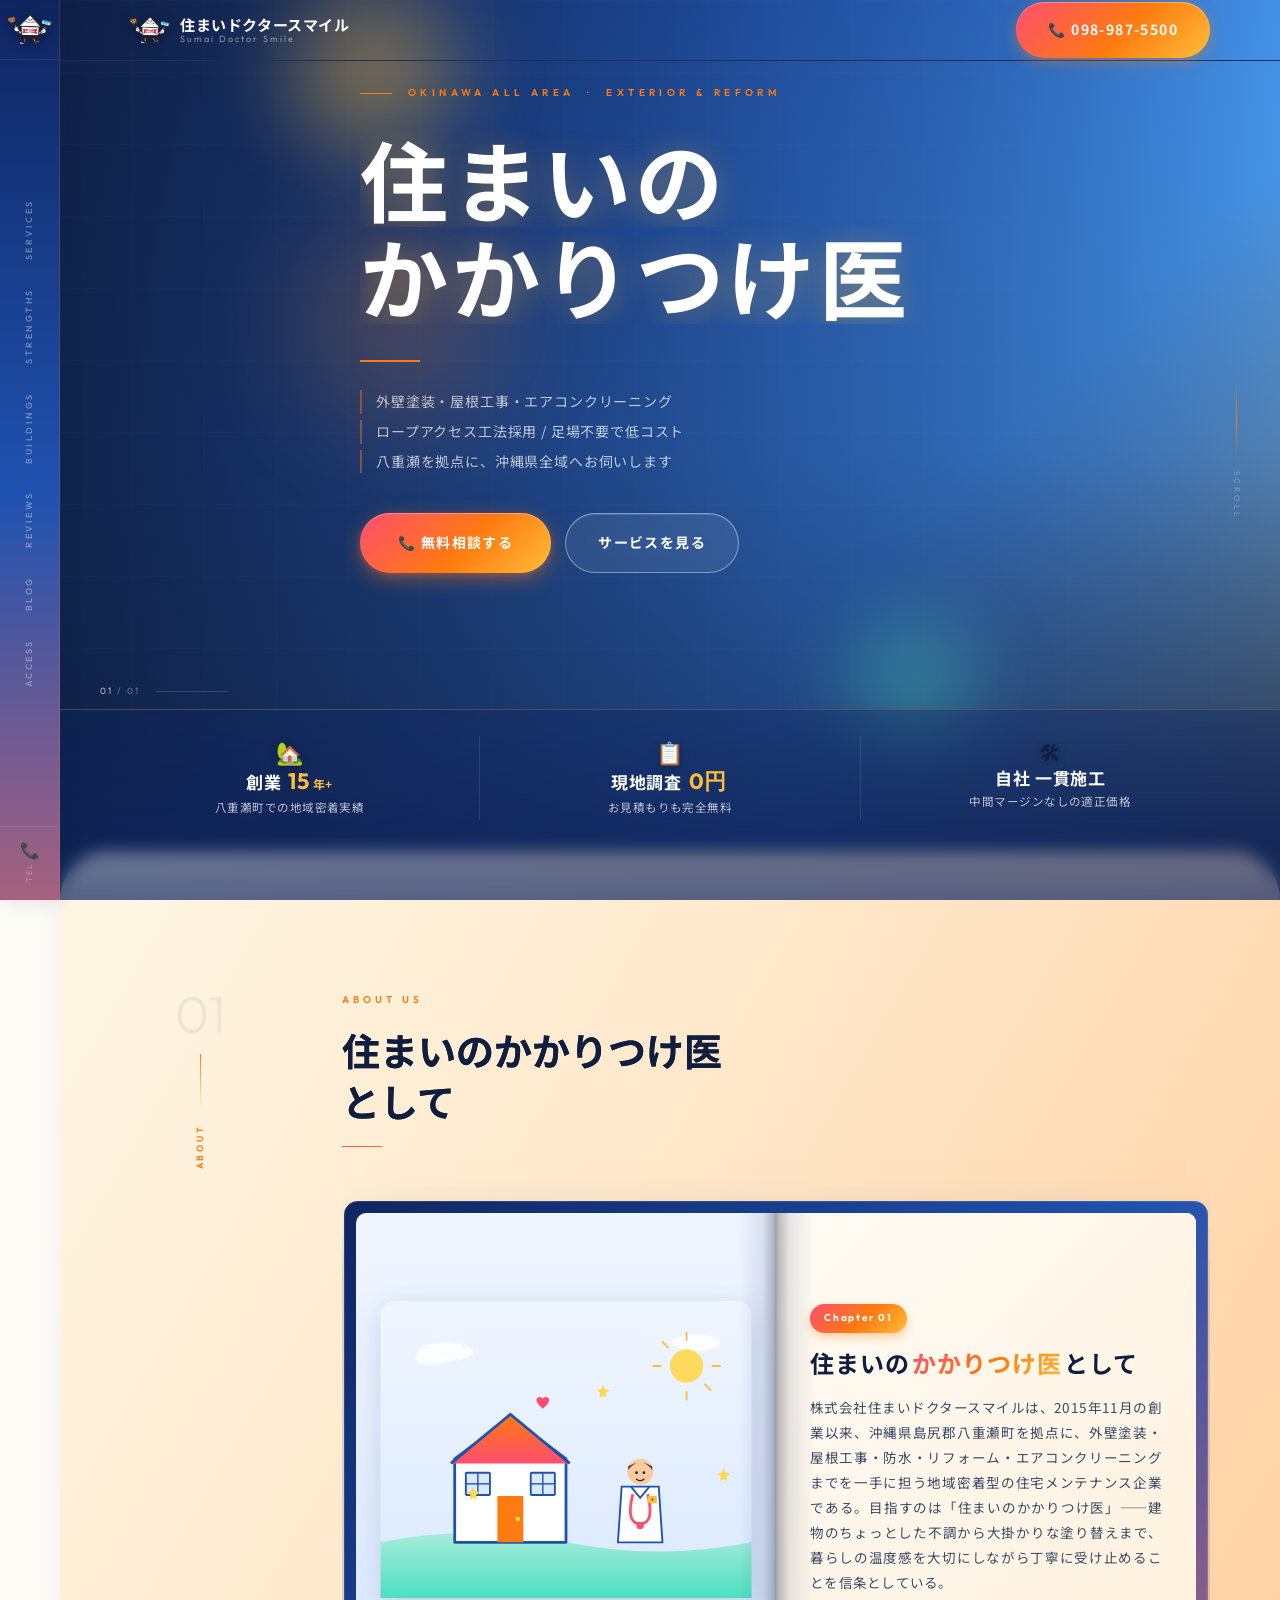
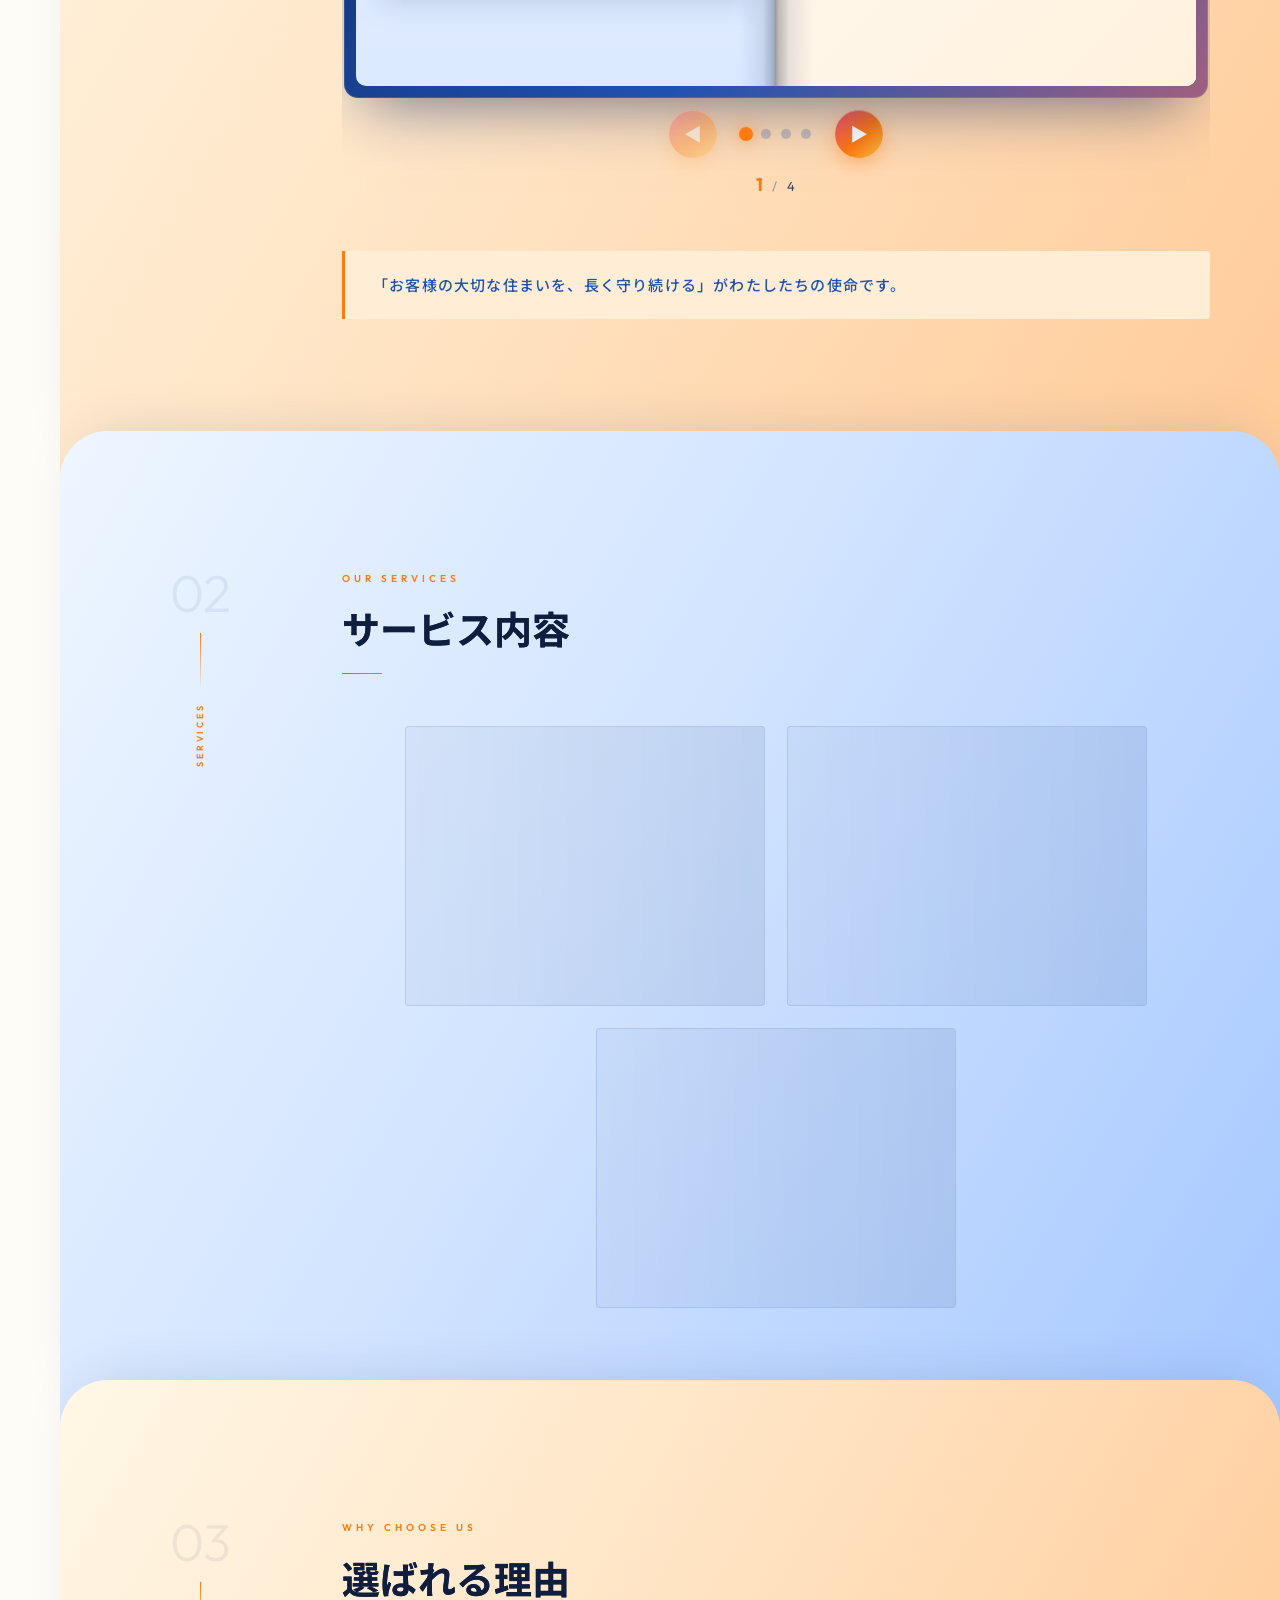
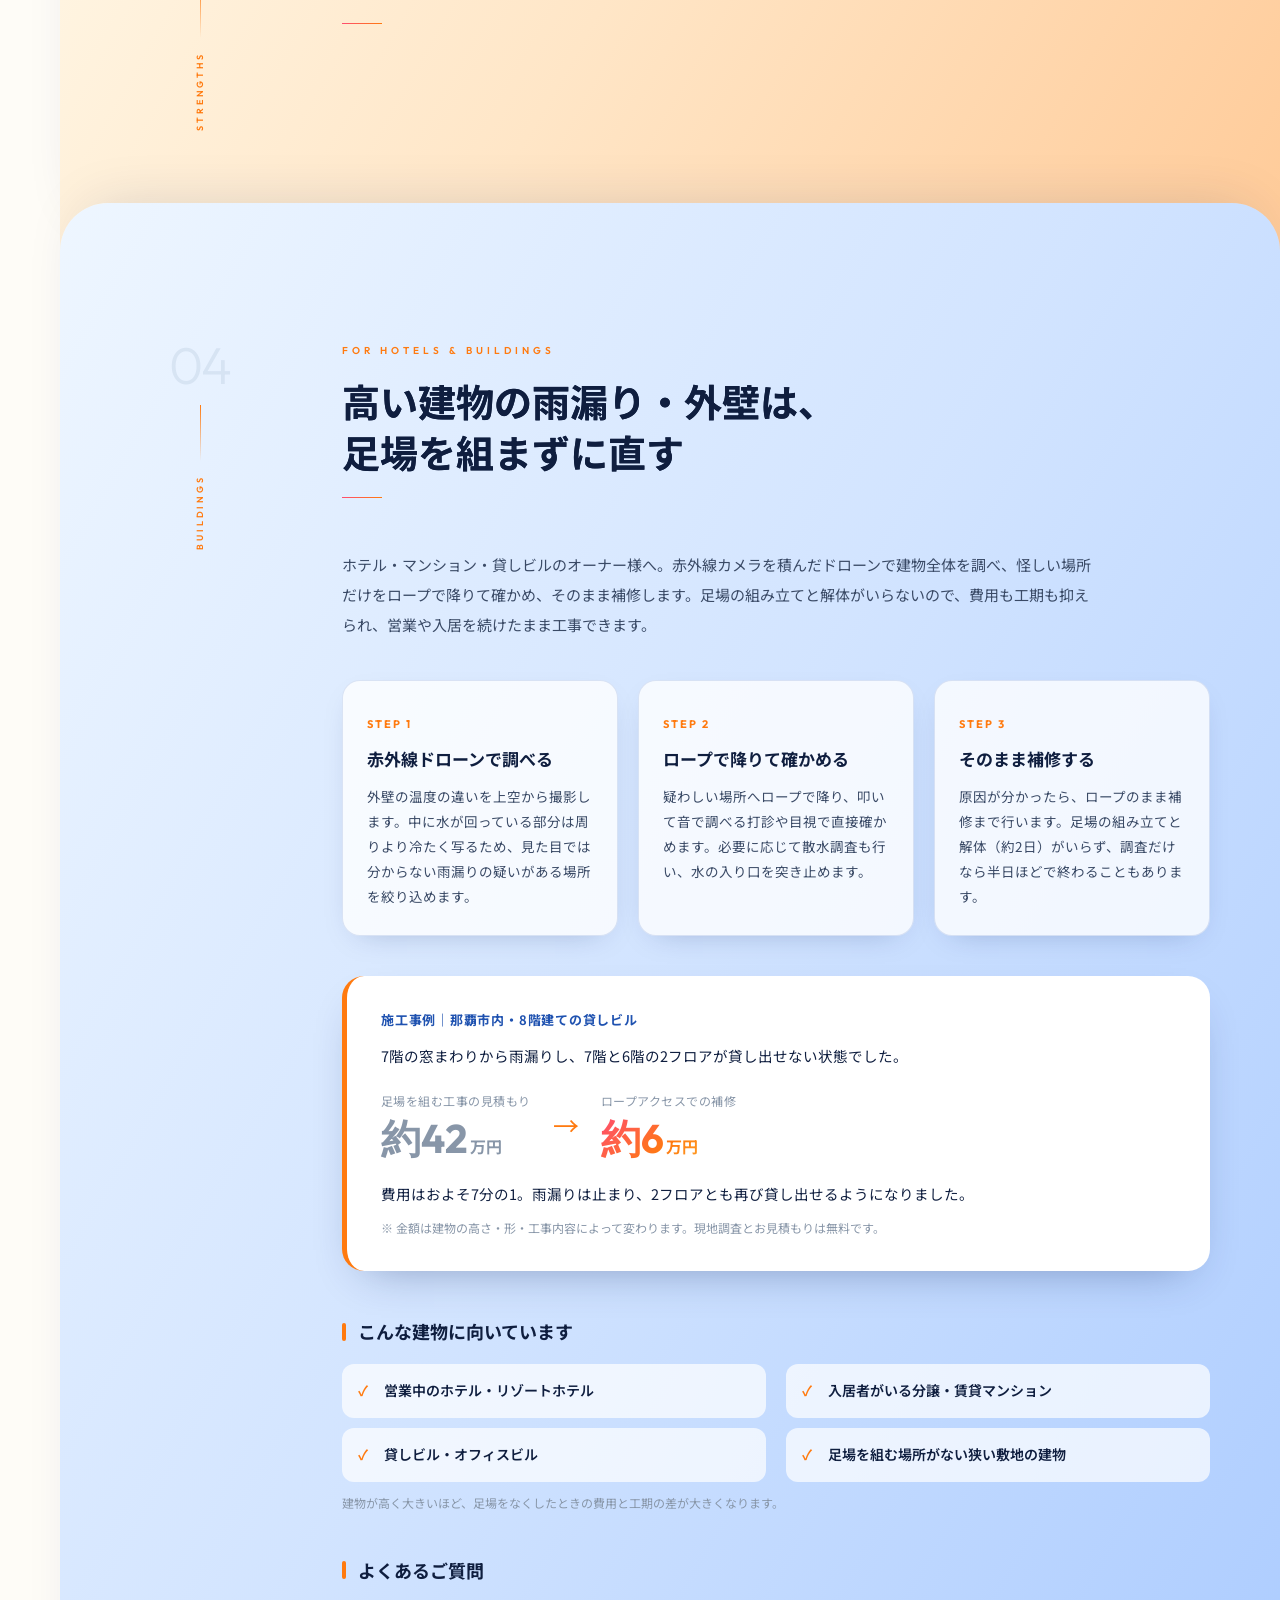
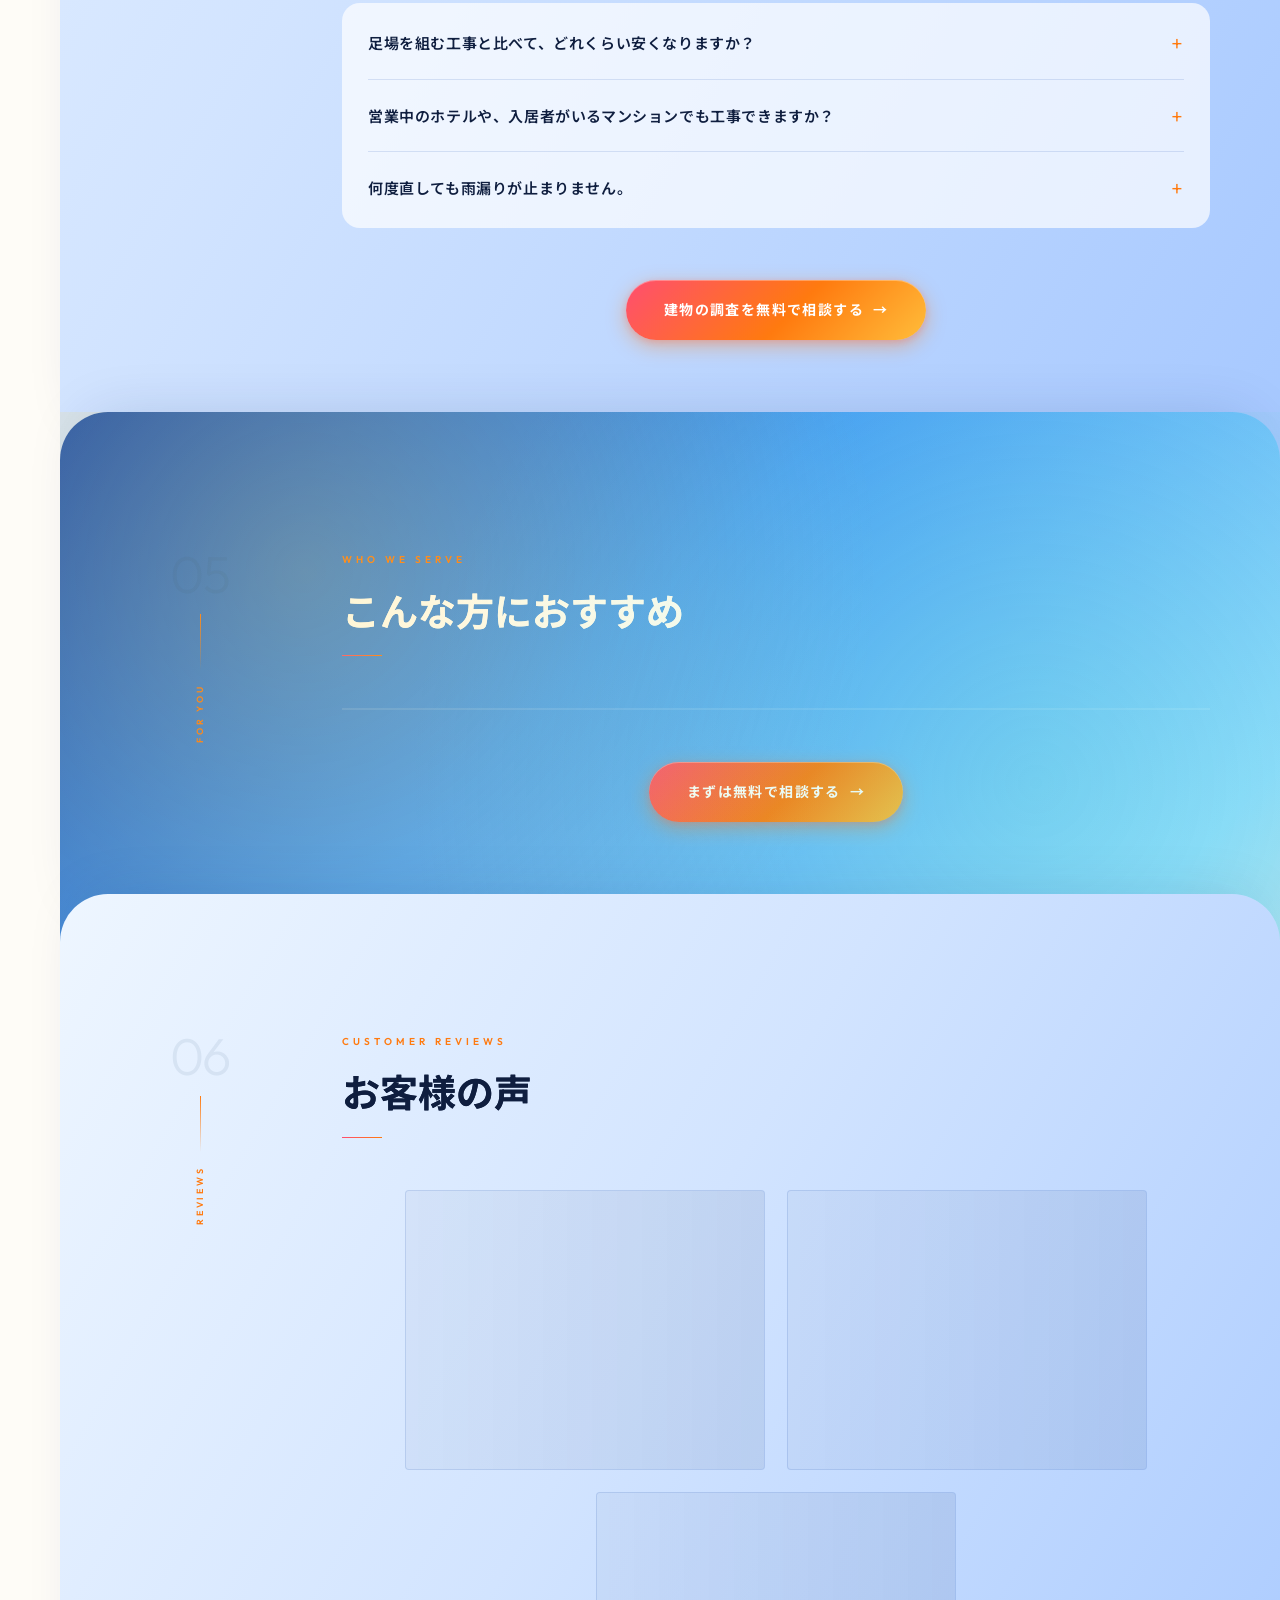
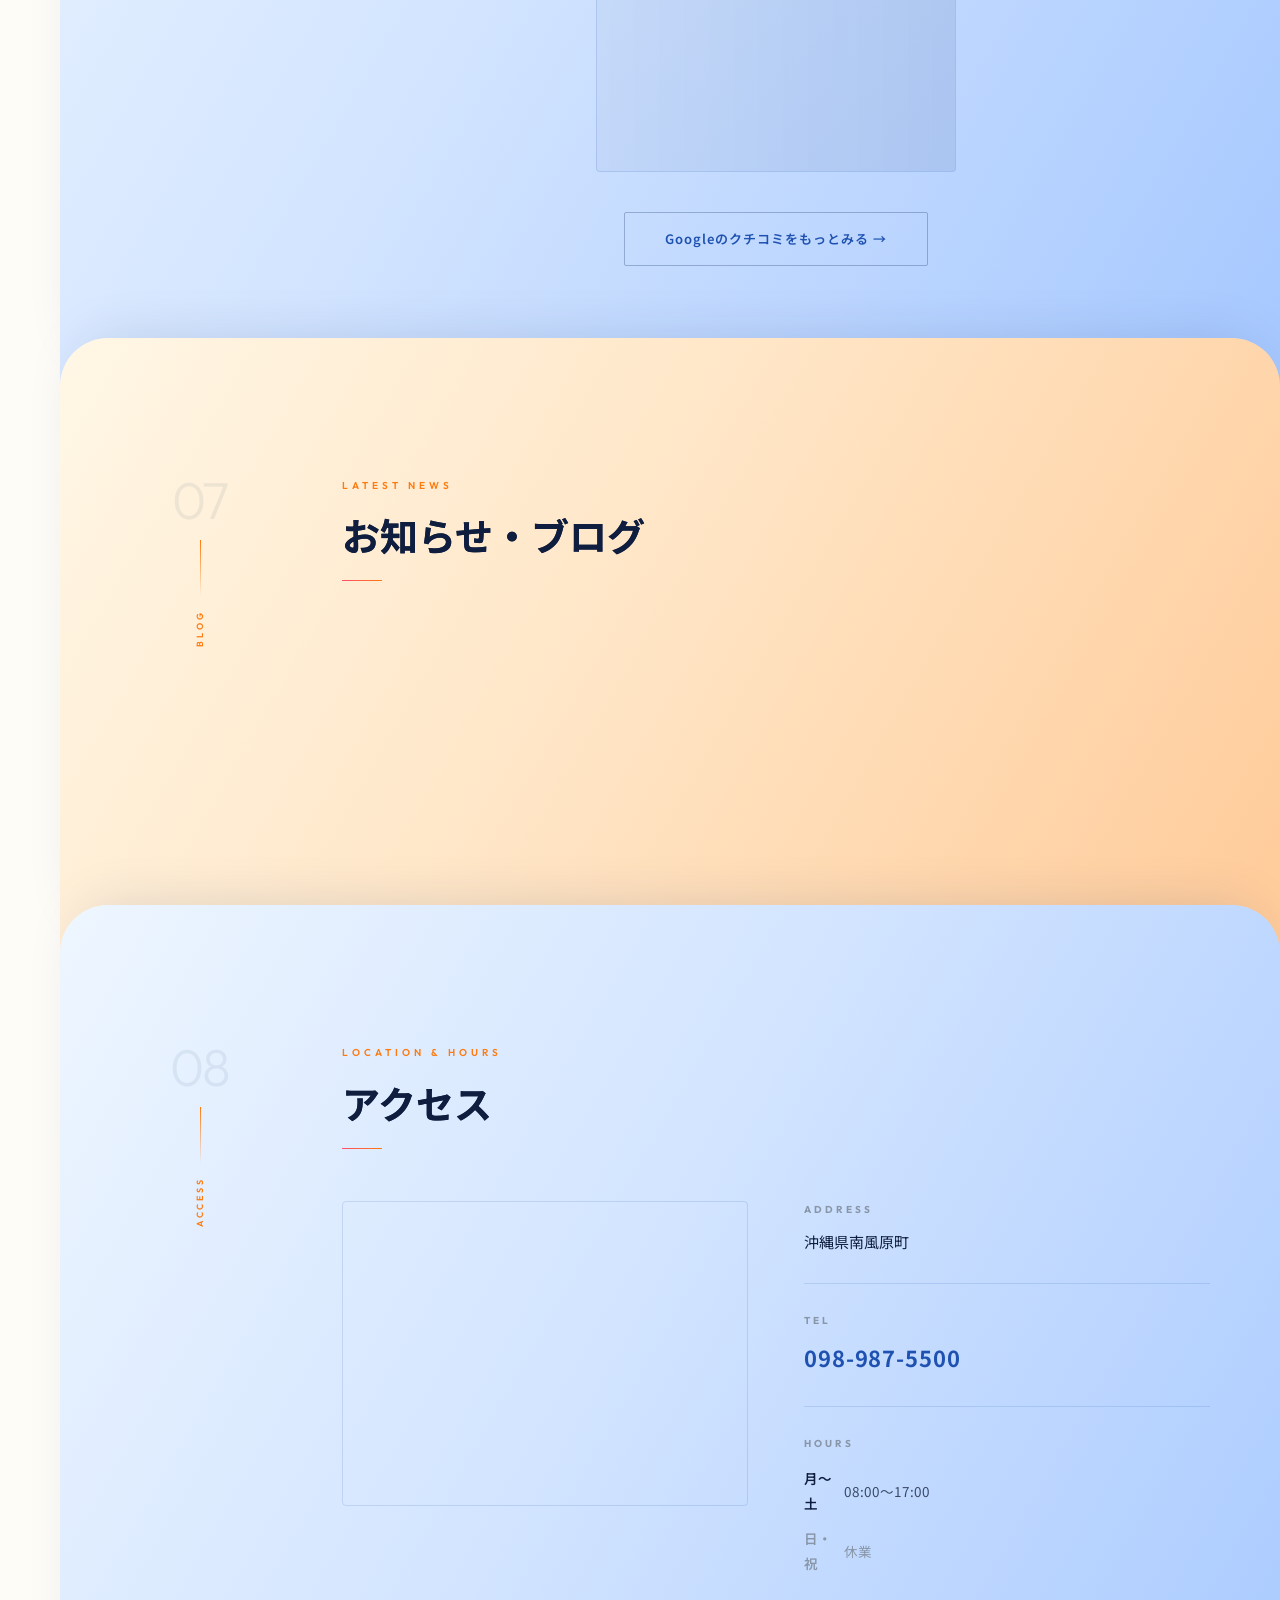
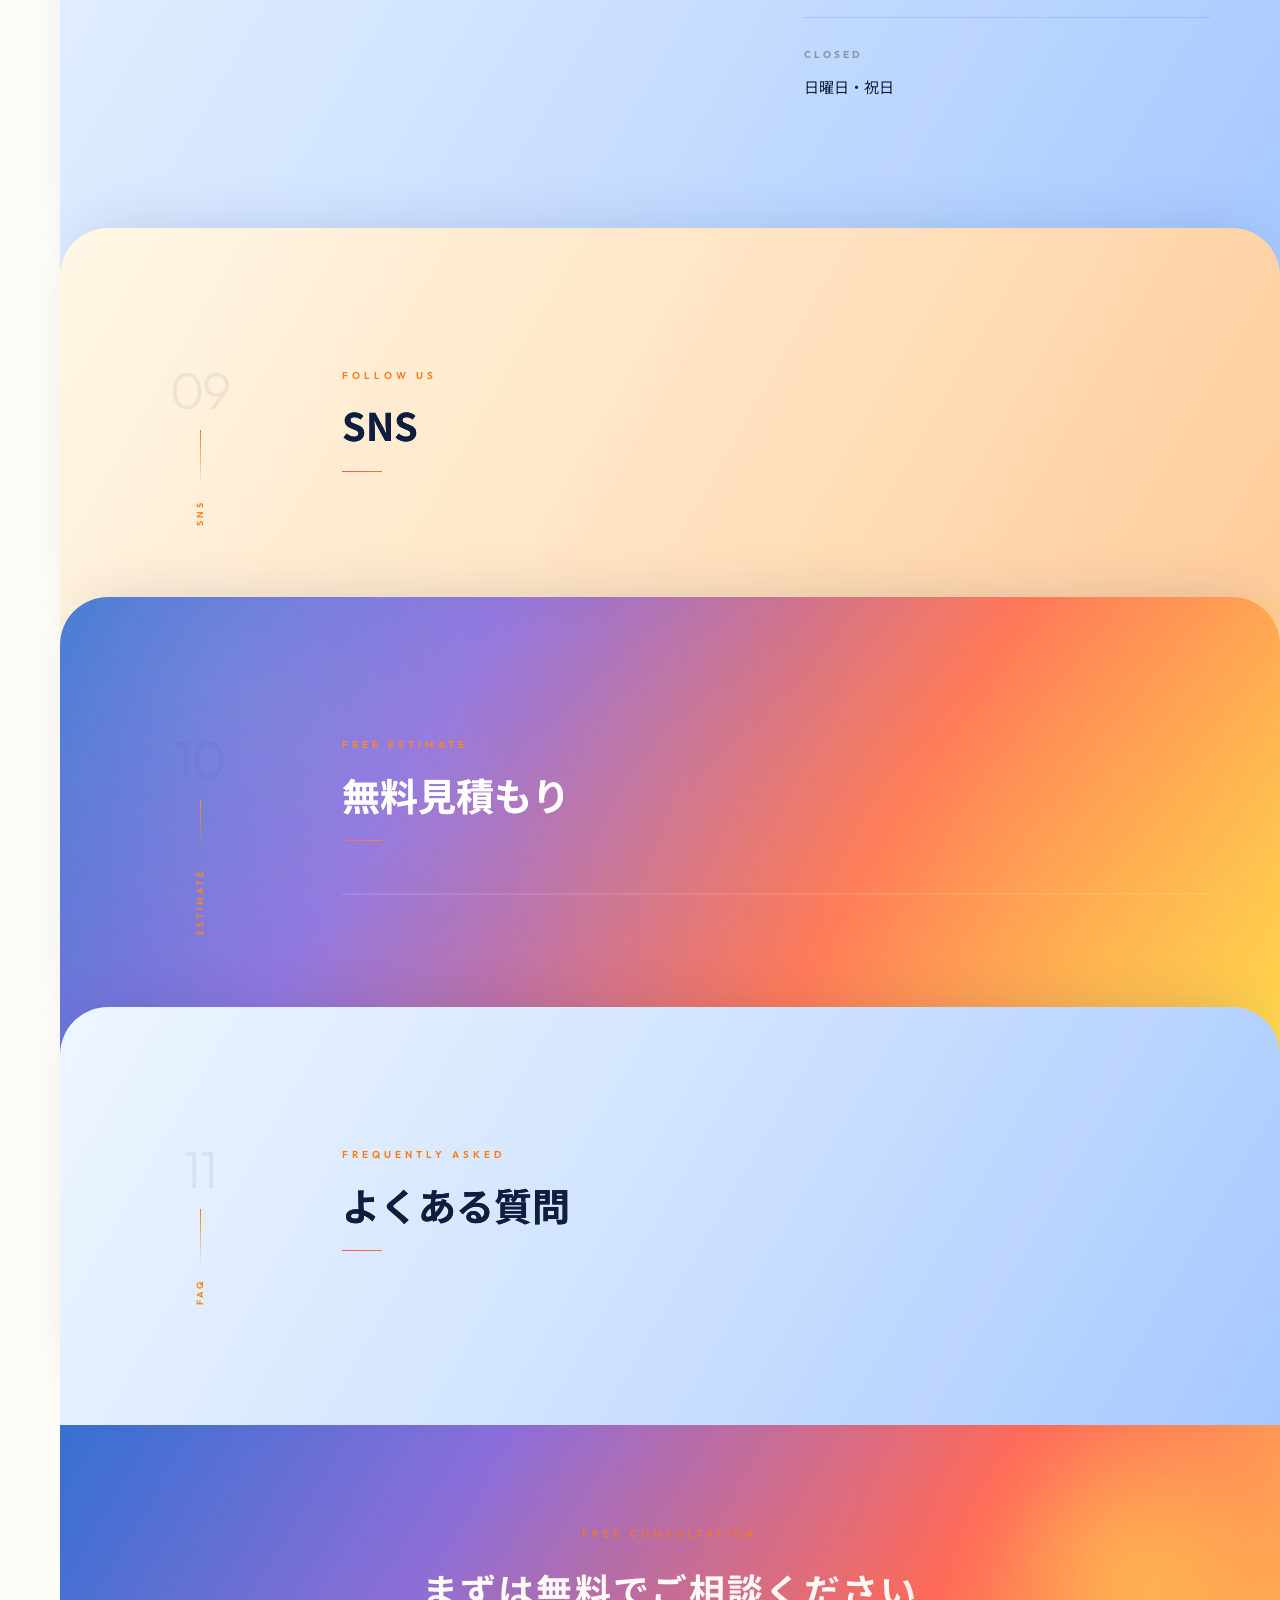
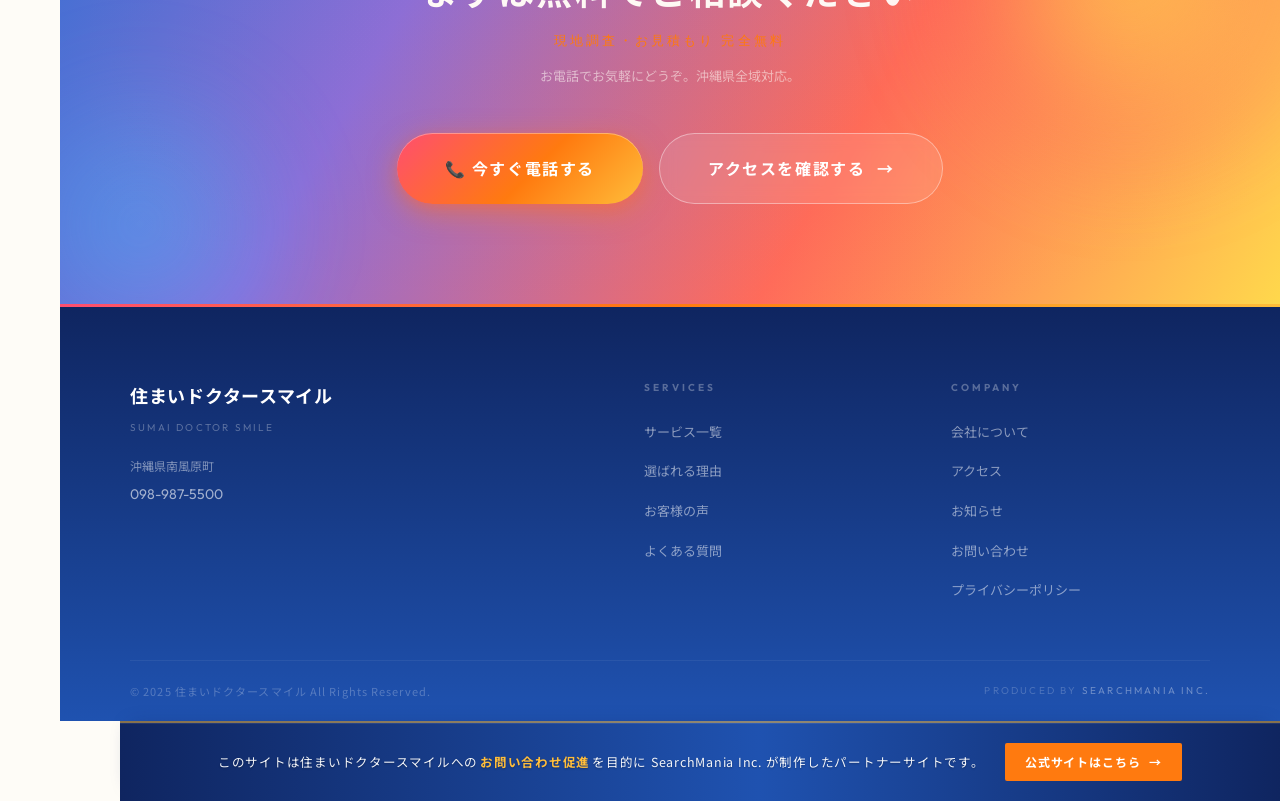
<file: index.html>
<!DOCTYPE html>
<!-- ============================================================
     index.html — 住まいドクタースマイル様
     re-loop.jp インスパイア エディトリアルデザイン
     ============================================================ -->
<html lang="ja">
<head>
<meta charset="UTF-8">
<meta name="viewport" content="width=device-width,initial-scale=1,viewport-fit=cover">
<meta name="theme-color" content="#0D1E3D">
<title>外壁塗装・屋根工事・エアコンクリーニング｜住まいドクタースマイル【沖縄県全域対応】</title>
<meta name="description" content="八重瀬町を拠点に沖縄県全域へ。ロープアクセス工法で足場不要・低コストを実現。外壁塗装・屋根工事・エアコンクリーニングなら住まいドクタースマイルへ。無料調査・無料見積もり。">
<meta http-equiv="content-language" content="ja">

<!-- OGP -->
<meta property="og:type" content="website">
<meta property="og:title" content="外壁塗装・屋根工事なら住まいドクタースマイル｜沖縄県全域対応">
<meta property="og:description" content="八重瀬町を拠点に沖縄県全域へ。ロープアクセス工法で足場不要・低コスト。無料調査・無料見積もり。">
<meta property="og:url" content="https://sumai-doctor-smile.search-mania.net/">
<meta property="og:image" content="https://sumai-doctor-smile.search-mania.net/ogp.svg">
<meta property="og:site_name" content="住まいドクタースマイル">
<meta property="og:locale" content="ja_JP">
<meta name="twitter:card" content="summary_large_image">

<link rel="icon" type="image/png" href="/logo.png">
<link rel="apple-touch-icon" href="/logo.png">
<link rel="canonical" href="https://sumai-doctor-smile.search-mania.net/">

<!-- Google Fonts -->
<link rel="preconnect" href="https://fonts.googleapis.com">
<link rel="preconnect" href="https://fonts.gstatic.com" crossorigin>
<link href="https://fonts.googleapis.com/css2?family=Outfit:wght@300;400;600;700&family=Noto+Sans+JP:wght@400;500;700&display=swap" rel="stylesheet">

<link rel="stylesheet" href="shared.css?v=20261021b">

<!-- Google Search Console 認証 -->
<meta name="google-site-verification" content="LZg90oxtbqi0v6An7Fc0uO3ufbqcmW4_Qp9mCI2u6wk" />

<!-- JSON-LD -->
<script id="main-jsonld" type="application/ld+json">
{
  "@context": "https://schema.org",
  "@type": "LocalBusiness",
  "name": "株式会社住まいドクタースマイル",
  "alternateName": "Sumai Doctor Smile",
  "image": "https://sumai-doctor-smile.search-mania.net/ogp.svg",
  "url": "https://sumai-doctor-smile.search-mania.net/",
  "telephone": "0989875500",
  "inLanguage": "ja",
  "address": {
    "@type": "PostalAddress",
    "streetAddress": "喜屋武261-2",
    "addressLocality": "島尻郡南風原町",
    "addressRegion": "沖縄県",
    "postalCode": "901-1113",
    "addressCountry": "JP"
  },
  "openingHours": ["Mo-Sa 08:00-17:00"],
  "priceRange": "¥¥",
  "areaServed": { "@type": "AdministrativeArea", "name": "沖縄県" },
  "knowsAbout": ["外壁塗装", "屋根工事", "防水工事", "雨漏り調査", "ロープアクセス工法", "赤外線ドローン調査", "エアコンクリーニング", "リフォーム"],
  "sameAs": [
    "https://sumai-dr-smile-okinawa.com/",
    "https://www.instagram.com/sumai_dr.smile/",
    "https://www.facebook.com/sumaidoctorsmile",
    "https://curama.jp/384452278/",
    "https://map.yahoo.co.jp/v3/place/m8D54HiAciE",
    "https://www.navitime.co.jp/poi?spt=00011.100249198",
    "https://townpage.goo.ne.jp/shopdetail.php?matomeid=520000163129350001"
  ]
}
</script>
<!-- よくある質問の構造化データ。下の3件は「ホテル・マンション・ビル」セクションの固定Q&A。
     シートのFAQは functions/index.js が配信時にここへ追記する -->
<script id="faq-jsonld" type="application/ld+json">
{
  "@context": "https://schema.org",
  "@type": "FAQPage",
  "mainEntity": [
    {
      "@type": "Question",
      "name": "足場を組む工事と比べて、どれくらい安くなりますか？",
      "acceptedAnswer": {
        "@type": "Answer",
        "text": "建物と工事内容によって変わります。那覇市内の8階建てビルでは、足場込みで約42万円の見積もりだった雨漏り補修を、ロープアクセスで約6万円で行いました。建物が高く大きいほど差は大きくなります。"
      }
    },
    {
      "@type": "Question",
      "name": "営業中のホテルや、入居者がいるマンションでも工事できますか？",
      "acceptedAnswer": {
        "@type": "Answer",
        "text": "できます。足場で建物を囲わないため、外観や出入口をふさがずに工事できます。お客様や入居者の方への影響を抑えたい建物に向いています。"
      }
    },
    {
      "@type": "Question",
      "name": "何度直しても雨漏りが止まりません。",
      "acceptedAnswer": {
        "@type": "Answer",
        "text": "原因の場所を調べないまま工事すると、別の場所から漏れ続けることがあります。赤外線ドローンとロープでの調査で水の入り口を突き止めてから補修するので、まずは調査からご相談ください。"
      }
    }
  ]
}
</script>
</head>
<body>

<!-- スクロール進捗バー -->
<div class="scroll-progress" id="scrollProgress" aria-hidden="true"></div>

<!-- ============================================================
     ページローダー
     ============================================================ -->
<div id="page-loader" aria-hidden="true">
  <img class="loader-stamp" src="/logo.png" alt="住まいドクタースマイル" />
  <p class="loader-name">住まいドクタースマイル</p>
  <div class="loader-dots" aria-label="読み込み中"><span></span><span></span><span></span></div>
</div>

<!-- ============================================================
     左サイドバー（デスクトップ）
     ============================================================ -->
<aside class="sidebar" id="sidebar" aria-label="サイドナビゲーション">
  <a href="#hero" class="sb-brand" aria-label="トップへ">
    <img class="sb-brand-logo" src="/logo.png" alt="住まいドクタースマイル" />
  </a>
  <nav class="sb-nav" aria-label="セクションナビ">
    <a href="#menu"     class="sb-link">SERVICES</a>
    <a href="#features" class="sb-link">STRENGTHS</a>
    <a href="#buildings" class="sb-link">BUILDINGS</a>
    <a href="#reviews"  class="sb-link">REVIEWS</a>
    <a href="#blog"     class="sb-link">BLOG</a>
    <a href="#access"   class="sb-link">ACCESS</a>
  </nav>
  <a href="tel:0989875500" class="sb-contact" aria-label="098-987-5500 に電話する">
    <span class="sb-tel-icon" aria-hidden="true">📞</span>
    <span class="sb-tel-label">TEL</span>
  </a>
</aside>

<!-- ============================================================
     トップナビ（モバイル主用）
     ============================================================ -->
<nav class="nav" id="nav" role="navigation" aria-label="グローバルナビゲーション">
  <div class="nav-inner">
    <a href="#hero" class="nav-brand">
      <img class="nav-brand-logo" src="/logo.png" alt="住まいドクタースマイル" />
      <span class="nav-brand-text">
        <span class="nav-brand-ja-txt nav-brand-ja" data-cms="settings.店名">住まいドクタースマイル</span>
        <span class="en">Sumai Doctor Smile</span>
      </span>
    </a>
    <a href="tel:0989875500" class="btn btn-nav">📞 098-987-5500</a>
    <button class="nav-toggle" id="navToggle" aria-label="メニューを開く" aria-expanded="false">
      <span></span><span></span><span></span>
    </button>
  </div>
  <div class="nav-mobile-menu" id="navMobileMenu" aria-hidden="true">
    <ul>
      <li><a href="#about"    class="nav-mobile-link">私たちについて</a></li>
      <li><a href="#menu"     class="nav-mobile-link">サービス内容</a></li>
      <li><a href="#features" class="nav-mobile-link">選ばれる理由</a></li>
      <li><a href="#buildings" class="nav-mobile-link">ホテル・マンション・ビルの方へ</a></li>
      <li><a href="#reviews"  class="nav-mobile-link">お客様の声</a></li>
      <li><a href="#blog"     class="nav-mobile-link">お知らせ・ブログ</a></li>
      <li><a href="#access"   class="nav-mobile-link">アクセス</a></li>
      <li><a href="tel:0989875500" class="nav-mobile-link nav-mobile-tel">📞 098-987-5500（無料相談）</a></li>
    </ul>
  </div>
</nav>

<!-- ============================================================
     ページラッパー（サイドバー分オフセット）
     ============================================================ -->
<div class="page-wrap">

  <!-- ============================================================
       HERO — フルブリード エディトリアルスタイル
       ============================================================ -->
  <section class="hero" id="hero" aria-label="メインビジュアル">

    <!-- 装飾：浮遊オーブ -->
    <div class="hero-particles" aria-hidden="true"></div>

    <!-- CMS 写真背景（applyHero が設定） -->
    <div class="hero-photo-bg" id="heroPhotoBg"></div>

    <!-- 右側写真コラージュ（デスクトップ装飾） -->
    <div class="hero-photo-collage" id="heroPhotoCollage" aria-hidden="true">
      <div class="hpc-top" id="hpcTop">
        <span class="hpc-label">| EXTERIOR |</span>
      </div>
      <div class="hpc-btm" id="hpcBtm">
        <span class="hpc-label">| REFORM |</span>
      </div>
    </div>

    <!-- 旧写真グリッド（CMS互換性のため保持・非表示） -->
    <div id="heroPhotoGrid" style="display:none;" aria-hidden="true">
      <div class="hpg-main"></div>
      <div class="hpg-sm hpg-sm-1"></div>
      <div class="hpg-sm hpg-sm-2"></div>
    </div>

    <!-- メインテキスト -->
    <div class="container hero-inner">
      <div class="hero-eyebrow hero-anim-1">
        OKINAWA ALL AREA &nbsp;·&nbsp; EXTERIOR &amp; REFORM
      </div>
      <h1 class="hero-h1">
        <span class="hero-h1-line">
          <span class="hero-h1-line-inner">住まいの</span>
        </span>
        <span class="hero-h1-line">
          <span class="hero-h1-line-inner">かかりつけ医</span>
        </span>
      </h1>
      <div class="hero-rule hero-anim-3" id="heroRule"></div>
      <div class="hero-subs hero-anim-4" id="heroSubs">
        <p class="h-sub" id="heroSub">外壁塗装・屋根工事・エアコンクリーニング</p>
        <p class="h-sub">ロープアクセス工法採用 / 足場不要で低コスト</p>
        <p class="h-sub">八重瀬を拠点に、沖縄県全域へお伺いします</p>
      </div>
      <div class="h-actions hero-anim-5">
        <a href="tel:0989875500" class="btn btn-primary btn-ripple">📞 無料相談する</a>
        <a href="#menu" class="btn btn-outline-white">サービスを見る</a>
      </div>
    </div>

    <!-- 統計バー -->
    <div class="hero-stats-bar hero-anim-6">
      <div class="hero-stat">
        <span class="h-stat-ico" aria-hidden="true">🏡</span>
        <span class="h-stat-value">創業 <span class="count-num" data-count="15">0</span><small>年+</small></span>
        <span class="h-stat-caption">八重瀬町での地域密着実績</span>
      </div>
      <div class="hero-stat">
        <span class="h-stat-ico" aria-hidden="true">📋</span>
        <span class="h-stat-value">現地調査 <em>0円</em></span>
        <span class="h-stat-caption">お見積もりも完全無料</span>
      </div>
      <div class="hero-stat">
        <span class="h-stat-ico" aria-hidden="true">🛠</span>
        <span class="h-stat-value">自社 一貫施工</span>
        <span class="h-stat-caption">中間マージンなしの適正価格</span>
      </div>
    </div>

    <!-- スライドショー進行インジケーター（grandereverie.jp インスパイア） -->
    <div class="hero-indicator" id="heroIndicator" aria-hidden="true">
      <span class="hero-slide-counter">
        <span class="current" id="heroCountCurrent">01</span>
        <span> / </span>
        <span id="heroCountTotal">01</span>
      </span>
      <div class="hero-progress-track">
        <div class="hero-progress-fill" id="heroProgressFill"></div>
      </div>
    </div>

    <!-- スクロールインジケーター -->
    <div class="hero-scroll" aria-hidden="true">
      <div class="hero-scroll-line"></div>
      <span>SCROLL</span>
    </div>
  </section>

  <!-- ============================================================
       ABOUT — 01
       ============================================================ -->
  <section class="about ed-sec" id="about">
    <div class="container">
      <div class="ed-grid">
        <div class="ed-aside">
          <span class="ed-num" aria-hidden="true">01</span>
          <div class="ed-vline" aria-hidden="true"></div>
          <span class="ed-en" aria-hidden="true">About</span>
        </div>
        <div class="ed-main">
          <div class="sec-head sec-head-left">
            <span class="eyebrow">About Us</span>
            <h2 class="section-title reveal">住まいのかかりつけ医<br>として</h2>
            <span class="sec-line line-draw"></span>
          </div>

          <!-- 絵本（見開き）— 1枚の紙＝表裏2面のリーフ方式
               左下敷き＝第1章イラスト／リーフk＝表:第k章本文・裏:第k+1章イラスト／右下敷き＝第4章本文
               DOM 順がそのまま章の読み順になるように並べている -->
          <div class="pb-book" id="pbBook" role="region" aria-roledescription="絵本" aria-label="住まいドクタースマイルのこと（全4章）" tabindex="0">
            <div class="pb-stage">
              <div class="pb-base pb-base-left pb-paper pb-l pb-illust">
                <img src="/assets/about/scene1-doctor.svg" alt="住まいのかかりつけ医" decoding="async"/>
              </div>

              <div class="pb-leaf" data-leaf="1">
                <div class="pb-face pb-front pb-paper pb-r pb-text">
                  <span class="ab-badge">Chapter 01</span>
                  <h3 class="ab-headline">住まいの<em>かかりつけ医</em>として</h3>
                  <p data-para="1">株式会社住まいドクタースマイルは、2015年11月の創業以来、沖縄県島尻郡八重瀬町を拠点に、外壁塗装・屋根工事・防水・リフォーム・エアコンクリーニングまでを一手に担う地域密着型の住宅メンテナンス企業である。目指すのは「住まいのかかりつけ医」——建物のちょっとした不調から大掛かりな塗り替えまで、暮らしの温度感を大切にしながら丁寧に受け止めることを信条としている。</p>
                </div>
                <div class="pb-face pb-back pb-paper pb-l pb-illust">
                  <img src="/assets/about/scene2-climate.svg" alt="沖縄の強い日差し・塩害・台風から住まいを守る" decoding="async"/>
                </div>
              </div>

              <div class="pb-leaf" data-leaf="2">
                <div class="pb-face pb-front pb-paper pb-r pb-text">
                  <span class="ab-badge">Chapter 02</span>
                  <h3 class="ab-headline">沖縄の気候に<em>本当に耐える</em>塗装を</h3>
                  <p data-para="2">沖縄の住宅は、強い日差し、絶え間ない塩害、そして毎年やってくる台風という、本土とは比べものにならない過酷な環境にさらされている。だからこそ当社は、塗料の選定から下地処理、防水仕様の設計に至るまで、沖縄の気候に本当に耐え得るかを一つひとつ吟味している。表面を整えるだけの塗装ではなく、10年先も安心して暮らせる住まいを残すことが、当社の使命である。</p>
                </div>
                <div class="pb-face pb-back pb-paper pb-l pb-illust">
                  <img src="/assets/about/scene3-rope.svg" alt="ロープアクセスで足場費用ゼロ" decoding="async"/>
                </div>
              </div>

              <div class="pb-leaf" data-leaf="3">
                <div class="pb-face pb-front pb-paper pb-r pb-text">
                  <span class="ab-badge">Chapter 03</span>
                  <h3 class="ab-headline">ロープアクセスで<em>足場費用ゼロ</em></h3>
                  <p data-para="3">最大の強みは、ロープアクセス工法を採用していることである。ビルやマンションの高所、狭小地の外壁など、足場を組めば数十万円かかる現場でも、ロープアクセスなら足場費用ゼロで、しかも工期を大幅に短縮できる。「足場代が高いから」と諦めていた補修や点検にも、気軽に一歩踏み出していただける体制を整えている。</p>
                </div>
                <div class="pb-face pb-back pb-paper pb-l pb-illust">
                  <img src="/assets/about/scene4-onestop.svg" alt="住まいのあらゆる困りごとにワンストップ" decoding="async"/>
                </div>
              </div>

              <div class="pb-base pb-base-right pb-paper pb-r pb-text">
                <span class="ab-badge">Chapter 04</span>
                <h3 class="ab-headline">住まいのすべてを<em>ワンストップ</em>で</h3>
                <p data-para="4">外壁・屋根の塗装から、雨漏り診断、エアコンクリーニング、ハウスクリーニング、内部解体、不用品回収まで——住まいに関わるあらゆる困りごとにワンストップで対応する。自社一貫施工で中間マージンを排し、明朗会計・現地調査無料・お見積り無料を徹底している。八重瀬から沖縄全域へ、住まいと家族の暮らしを守り続けたい。</p>
              </div>

              <div class="pb-gutter" aria-hidden="true"></div>
            </div>

            <div class="pb-controls">
              <button class="pb-btn pb-prev" type="button" aria-label="前のページ">◀</button>
              <div class="pb-dots">
                <button class="pb-dot" type="button" data-goto="1" aria-label="第1章へ"></button>
                <button class="pb-dot" type="button" data-goto="2" aria-label="第2章へ"></button>
                <button class="pb-dot" type="button" data-goto="3" aria-label="第3章へ"></button>
                <button class="pb-dot" type="button" data-goto="4" aria-label="第4章へ"></button>
              </div>
              <button class="pb-btn pb-next" type="button" aria-label="次のページ">▶</button>
            </div>
            <div class="pb-counter" aria-live="polite"><span id="pbCurrent">1</span> <em>/</em> 4</div>
          </div>

          <blockquote class="about-quote reveal" id="aboutQuote">
            「お客様の大切な住まいを、長く守り続ける」がわたしたちの使命です。
          </blockquote>

          <!-- 旧CMS互換のため隠しコンテナだけ残す（applyAboutが埋める） -->
          <div class="about-paras" id="aboutParas" hidden></div>
          <div class="about-photos" id="aboutPhotos" hidden></div>
        </div>
      </div>
    </div>
  </section>

  <!-- ============================================================
       MENU / SERVICES — 02
       ============================================================ -->
  <section class="menu-sec ed-sec" id="menu">
    <div class="container">
      <div class="ed-grid">
        <div class="ed-aside">
          <span class="ed-num" aria-hidden="true">02</span>
          <div class="ed-vline" aria-hidden="true"></div>
          <span class="ed-en" aria-hidden="true">Services</span>
        </div>
        <div class="ed-main">
          <div class="sec-head sec-head-left">
            <span class="eyebrow">Our Services</span>
            <h2 class="section-title reveal">サービス内容</h2>
            <span class="sec-line line-draw"></span>
          </div>
          <!-- スケルトンローダー（CMS ロード後に差し替え） -->
          <div class="menu-grid reveal-stagger" id="menuGrid">
            <div class="menu-skel"></div>
            <div class="menu-skel"></div>
            <div class="menu-skel"></div>
          </div>
        </div>
      </div>
    </div>
  </section>

  <!-- ============================================================
       FEATURES — 03
       ============================================================ -->
  <section class="features ed-sec" id="features">
    <div class="container">
      <div class="ed-grid">
        <div class="ed-aside">
          <span class="ed-num" aria-hidden="true">03</span>
          <div class="ed-vline" aria-hidden="true"></div>
          <span class="ed-en" aria-hidden="true">Strengths</span>
        </div>
        <div class="ed-main">
          <div class="sec-head sec-head-left">
            <span class="eyebrow">Why Choose Us</span>
            <h2 class="section-title reveal">選ばれる理由</h2>
            <span class="sec-line line-draw"></span>
          </div>
          <div class="features-list reveal-stagger" id="featuresList"></div>
        </div>
      </div>
    </div>
  </section>

  <!-- ============================================================
       BUILDINGS — 04（ホテル・マンション・ビル向け。CMS 外の固定セクション）
       ============================================================ -->
  <section class="highrise-sec ed-sec" id="buildings">
    <div class="container">
      <div class="ed-grid">
        <div class="ed-aside">
          <span class="ed-num" aria-hidden="true">04</span>
          <div class="ed-vline" aria-hidden="true"></div>
          <span class="ed-en" aria-hidden="true">Buildings</span>
        </div>
        <div class="ed-main">
          <div class="sec-head sec-head-left">
            <span class="eyebrow">For Hotels &amp; Buildings</span>
            <h2 class="section-title reveal">高い建物の雨漏り・外壁は、<br>足場を組まずに直す</h2>
            <span class="sec-line line-draw"></span>
          </div>
          <p class="hr-lead">ホテル・マンション・貸しビルのオーナー様へ。赤外線カメラを積んだドローンで建物全体を調べ、怪しい場所だけをロープで降りて確かめ、そのまま補修します。足場の組み立てと解体がいらないので、費用も工期も抑えられ、営業や入居を続けたまま工事できます。</p>

          <ol class="hr-steps">
            <li class="hr-step reveal">
              <span class="hr-step-num">STEP 1</span>
              <h3>赤外線ドローンで調べる</h3>
              <p>外壁の温度の違いを上空から撮影します。中に水が回っている部分は周りより冷たく写るため、見た目では分からない雨漏りの疑いがある場所を絞り込めます。</p>
            </li>
            <li class="hr-step reveal">
              <span class="hr-step-num">STEP 2</span>
              <h3>ロープで降りて確かめる</h3>
              <p>疑わしい場所へロープで降り、叩いて音で調べる打診や目視で直接確かめます。必要に応じて散水調査も行い、水の入り口を突き止めます。</p>
            </li>
            <li class="hr-step reveal">
              <span class="hr-step-num">STEP 3</span>
              <h3>そのまま補修する</h3>
              <p>原因が分かったら、ロープのまま補修まで行います。足場の組み立てと解体（約2日）がいらず、調査だけなら半日ほどで終わることもあります。</p>
            </li>
          </ol>

          <div class="hr-case reveal">
            <p class="hr-case-label">施工事例｜那覇市内・8階建ての貸しビル</p>
            <p class="hr-case-text">7階の窓まわりから雨漏りし、7階と6階の2フロアが貸し出せない状態でした。</p>
            <div class="hr-compare">
              <div class="hr-compare-item">
                <span class="hr-compare-k">足場を組む工事の見積もり</span>
                <span class="hr-compare-v hr-compare-v--old">約42<small>万円</small></span>
              </div>
              <span class="hr-compare-arrow" aria-hidden="true">→</span>
              <div class="hr-compare-item">
                <span class="hr-compare-k">ロープアクセスでの補修</span>
                <span class="hr-compare-v">約6<small>万円</small></span>
              </div>
            </div>
            <p class="hr-case-text">費用はおよそ7分の1。雨漏りは止まり、2フロアとも再び貸し出せるようになりました。</p>
            <p class="hr-note">※ 金額は建物の高さ・形・工事内容によって変わります。現地調査とお見積もりは無料です。</p>
          </div>

          <h3 class="hr-sub">こんな建物に向いています</h3>
          <ul class="hr-fit">
            <li>営業中のホテル・リゾートホテル</li>
            <li>入居者がいる分譲・賃貸マンション</li>
            <li>貸しビル・オフィスビル</li>
            <li>足場を組む場所がない狭い敷地の建物</li>
          </ul>
          <p class="hr-note">建物が高く大きいほど、足場をなくしたときの費用と工期の差が大きくなります。</p>

          <h3 class="hr-sub">よくあるご質問</h3>
          <div class="faq-list hr-faq">
            <div class="faq-item">
              <button class="faq-q" type="button">足場を組む工事と比べて、どれくらい安くなりますか？</button>
              <div class="faq-a">建物と工事内容によって変わります。那覇市内の8階建てビルでは、足場込みで約42万円の見積もりだった雨漏り補修を、ロープアクセスで約6万円で行いました。建物が高く大きいほど差は大きくなります。</div>
            </div>
            <div class="faq-item">
              <button class="faq-q" type="button">営業中のホテルや、入居者がいるマンションでも工事できますか？</button>
              <div class="faq-a">できます。足場で建物を囲わないため、外観や出入口をふさがずに工事できます。お客様や入居者の方への影響を抑えたい建物に向いています。</div>
            </div>
            <div class="faq-item">
              <button class="faq-q" type="button">何度直しても雨漏りが止まりません。</button>
              <div class="faq-a">原因の場所を調べないまま工事すると、別の場所から漏れ続けることがあります。赤外線ドローンとロープでの調査で水の入り口を突き止めてから補修するので、まずは調査からご相談ください。</div>
            </div>
          </div>

          <div class="for-you-cta">
            <a href="tel:0989875500" class="btn btn-primary btn-ripple">建物の調査を無料で相談する &nbsp;→</a>
          </div>
        </div>
      </div>
    </div>
  </section>

  <!-- ============================================================
       FOR YOU — 05
       ============================================================ -->
  <section class="for-you ed-sec" id="foryou">
    <div class="container">
      <div class="ed-grid">
        <div class="ed-aside">
          <span class="ed-num" aria-hidden="true">05</span>
          <div class="ed-vline" aria-hidden="true"></div>
          <span class="ed-en" aria-hidden="true">For You</span>
        </div>
        <div class="ed-main">
          <div class="sec-head sec-head-left">
            <span class="eyebrow">Who We Serve</span>
            <h2 class="section-title reveal">こんな方におすすめ</h2>
            <span class="sec-line line-draw"></span>
          </div>
          <div class="for-you-grid reveal-stagger" id="forYouGrid"></div>
          <div class="for-you-cta">
            <a href="tel:0989875500" class="btn btn-primary btn-ripple">まずは無料で相談する &nbsp;→</a>
          </div>
        </div>
      </div>
    </div>
  </section>

  <!-- ============================================================
       REVIEWS — 06
       ============================================================ -->
  <section class="reviews-sec ed-sec" id="reviews">
    <div class="container">
      <div class="ed-grid">
        <div class="ed-aside">
          <span class="ed-num" aria-hidden="true">06</span>
          <div class="ed-vline" aria-hidden="true"></div>
          <span class="ed-en" aria-hidden="true">Reviews</span>
        </div>
        <div class="ed-main">
          <div class="sec-head sec-head-left">
            <span class="eyebrow">Customer Reviews</span>
            <h2 class="section-title reveal">お客様の声</h2>
            <span class="sec-line line-draw"></span>
          </div>
          <!-- スケルトンローダー -->
          <div class="reviews-grid" id="reviewsGrid" data-gbp-url="">
            <div class="review-skel"></div>
            <div class="review-skel"></div>
            <div class="review-skel"></div>
          </div>
          <div class="reviews-more-wrap">
            <a id="reviewsMoreBtn" class="btn-reviews-more" href="#" target="_blank" rel="noopener">
              Googleのクチコミをもっとみる →
            </a>
          </div>
        </div>
      </div>
    </div>
  </section>

  <!-- ============================================================
       BLOG — 07
       ============================================================ -->
  <section class="ed-sec" id="blog">
    <div class="container">
      <div class="ed-grid">
        <div class="ed-aside">
          <span class="ed-num" aria-hidden="true">07</span>
          <div class="ed-vline" aria-hidden="true"></div>
          <span class="ed-en" aria-hidden="true">Blog</span>
        </div>
        <div class="ed-main">
          <div class="sec-head sec-head-left">
            <span class="eyebrow">Latest News</span>
            <h2 class="section-title reveal">お知らせ・ブログ</h2>
            <span class="sec-line line-draw"></span>
          </div>
          <div class="wall cms-loading" aria-live="polite"></div>
        </div>
      </div>
    </div>
  </section>

  <!-- ============================================================
       ACCESS — 08
       ============================================================ -->
  <section class="access-sec ed-sec" id="access">
    <div class="container">
      <div class="ed-grid">
        <div class="ed-aside">
          <span class="ed-num" aria-hidden="true">08</span>
          <div class="ed-vline" aria-hidden="true"></div>
          <span class="ed-en" aria-hidden="true">Access</span>
        </div>
        <div class="ed-main">
          <div class="sec-head sec-head-left">
            <span class="eyebrow">Location &amp; Hours</span>
            <h2 class="section-title reveal">アクセス</h2>
            <span class="sec-line line-draw"></span>
          </div>
          <div class="access-grid reveal">
            <div class="access-map-embed">
              <div id="mapEmbed" style="width:100%;height:100%;">
                <iframe
                  src="https://www.google.com/maps/embed?pb=!1m18!1m12!1m3!1d28953.08!2d127.758!3d26.10!2m3!1f0!2f0!3f0!3m2!1i1024!2i768!4f13.1!3m3!1m2!1s0x34e57bfdc45db0c7%3A0x0!2z5LqL6YeO5Ya277K45Ye35Ymy!5e0!3m2!1sja!2sjp!4v1"
                  allowfullscreen=""
                  loading="lazy"
                  title="住まいドクタースマイル アクセスマップ"
                  style="width:100%;height:100%;border:0;">
                </iframe>
              </div>
            </div>
            <div class="access-info">
              <div class="access-detail">
                <h3>Address</h3>
                <p id="accessAddress" data-cms="access.住所">沖縄県南風原町</p>
              </div>
              <div class="access-detail">
                <h3>Tel</h3>
                <p><a href="tel:0989875500" class="access-tel">098-987-5500</a></p>
              </div>
              <div class="access-detail">
                <h3>Hours</h3>
                <table class="hours-table">
                  <tbody id="hoursTbody">
                    <tr><th>月〜土</th><td>08:00〜17:00</td></tr>
                    <tr class="closed"><th>日・祝</th><td>休業</td></tr>
                  </tbody>
                </table>
                <p class="hours-note" id="hoursNote"></p>
              </div>
              <div class="access-detail">
                <h3>Closed</h3>
                <p id="accessClosed" data-cms="access.定休日">日曜日・祝日</p>
              </div>
            </div>
          </div>
        </div>
      </div>
    </div>
  </section>

  <!-- ============================================================
       SNS — 09
       ============================================================ -->
  <section class="sns-sec ed-sec" id="sns">
    <div class="container">
      <div class="ed-grid">
        <div class="ed-aside">
          <span class="ed-num" aria-hidden="true">09</span>
          <div class="ed-vline" aria-hidden="true"></div>
          <span class="ed-en" aria-hidden="true">SNS</span>
        </div>
        <div class="ed-main">
          <div class="sec-head sec-head-left">
            <span class="eyebrow">Follow Us</span>
            <h2 class="section-title reveal">SNS</h2>
            <span class="sec-line line-draw"></span>
          </div>
          <!-- Instagram リール：シートの reels タブにURLがあるときだけ表示（applyReels） -->
          <div class="reels-wrap" id="reelsWrap" hidden>
            <h3 class="reels-title">Instagramのリール動画</h3>
            <div class="reels-grid" id="reelsGrid"></div>
          </div>
          <div class="sns-grid reveal-stagger" id="snsGrid"></div>
        </div>
      </div>
    </div>
  </section>

  <!-- ============================================================
       ESTIMATE / DELIVERY — 10
       ============================================================ -->
  <section class="estimate-sec ed-sec" id="estimate">
    <div class="container">
      <div class="ed-grid">
        <div class="ed-aside">
          <span class="ed-num" aria-hidden="true">10</span>
          <div class="ed-vline" aria-hidden="true"></div>
          <span class="ed-en" aria-hidden="true">Estimate</span>
        </div>
        <div class="ed-main">
          <div class="sec-head sec-head-left">
            <span class="eyebrow">Free Estimate</span>
            <h2 class="section-title reveal">無料見積もり</h2>
            <span class="sec-line line-draw"></span>
          </div>
          <div class="estimate-grid reveal-stagger" id="deliveryGrid"></div>
        </div>
      </div>
    </div>
  </section>

  <!-- ============================================================
       FAQ — 11
       ============================================================ -->
  <section class="faq-sec ed-sec" id="faq">
    <div class="container">
      <div class="ed-grid">
        <div class="ed-aside">
          <span class="ed-num" aria-hidden="true">11</span>
          <div class="ed-vline" aria-hidden="true"></div>
          <span class="ed-en" aria-hidden="true">FAQ</span>
        </div>
        <div class="ed-main">
          <div class="sec-head sec-head-left">
            <span class="eyebrow">Frequently Asked</span>
            <h2 class="section-title reveal">よくある質問</h2>
            <span class="sec-line line-draw"></span>
          </div>
          <div class="faq-list" id="faqList"></div>
        </div>
      </div>
    </div>
  </section>

  <!-- ============================================================
       CTA
       ============================================================ -->
  <section class="cta" id="contact">
    <div class="cta-box container">
      <span class="cta-eyebrow">FREE CONSULTATION</span>
      <h2 id="ctaHeadline1">まずは無料でご相談ください</h2>
      <span id="ctaHeadline2" style="display:none;"></span>
      <p class="cta-sub" id="ctaSubText">現地調査・お見積もり 完全無料</p>
      <p class="cta-note">お電話でお気軽にどうぞ。沖縄県全域対応。</p>
      <div class="actions">
        <a href="tel:0989875500" class="btn btn-cta-primary btn-ripple" id="ctaBtn1">
          📞 今すぐ電話する
        </a>
        <a href="#access" class="btn btn-cta-outline" id="ctaBtn2">
          アクセスを確認する &nbsp;→
        </a>
      </div>
    </div>
  </section>

  <!-- ============================================================
       FOOTER
       ============================================================ -->
  <footer class="footer" id="footer">
    <div class="container">
      <div class="footer-inner">
        <div>
          <p class="footer-name nav-brand-ja" data-cms="settings.店名">住まいドクタースマイル</p>
          <p class="footer-en">Sumai Doctor Smile</p>
          <p class="footer-addr" data-cms="settings.住所">沖縄県南風原町</p>
          <a href="tel:0989875500" class="footer-tel" data-cms="settings.電話番号">098-987-5500</a>
        </div>
        <div class="footer-links">
          <h4>Services</h4>
          <ul>
            <li><a href="#menu">サービス一覧</a></li>
            <li><a href="#features">選ばれる理由</a></li>
            <li><a href="#reviews">お客様の声</a></li>
            <li><a href="#faq">よくある質問</a></li>
          </ul>
        </div>
        <div class="footer-links">
          <h4>Company</h4>
          <ul>
            <li><a href="#about">会社について</a></li>
            <li><a href="#access">アクセス</a></li>
            <li><a href="#blog">お知らせ</a></li>
            <li><a href="tel:0989875500">お問い合わせ</a></li>
            <li><a href="/privacy-policy.html">プライバシーポリシー</a></li>
          </ul>
        </div>
      </div>
      <div class="footer-bottom">
        <p class="footer-copy" data-cms="settings.コピーライト">© 2025 住まいドクタースマイル All Rights Reserved.</p>
        <p class="produced-by">
          Produced by <a href="https://search-mania.net/" target="_blank" rel="noopener noreferrer">SearchMania Inc.</a>
        </p>
      </div>
    </div>
  </footer>

  <!-- パートナーサイト表示（公式サイトあり・フルワイドバー） -->
  <div class="partner-notice">
    <p>このサイトは住まいドクタースマイルへの<strong>お問い合わせ促進</strong>を目的に SearchMania Inc. が制作したパートナーサイトです。</p>
    <a id="partnerLink" href="https://sumai-dr-smile-okinawa.com/" target="_blank" rel="noopener noreferrer">公式サイトはこちら &nbsp;→</a>
  </div>

</div><!-- /.page-wrap -->

<!-- ============================================================
     JavaScript
     ============================================================ -->
<script>
'use strict';

/* スクロール位置リセット（skill 必須） */
if (history.scrollRestoration) history.scrollRestoration = 'manual';
window.scrollTo(0, 0);

/* ----------------------------------------------------------
   CMS 設定
   ---------------------------------------------------------- */
var GAS_URL  = 'https://script.google.com/macros/s/AKfycbxLMJF5LcekgykRj2020apkN4x3dyj6x4xg58YLsYOqi0AhLzU1Eza1kh5z-kqExDNY/exec';
var SITE_URL = 'https://sumai-doctor-smile.search-mania.net';

/* ----------------------------------------------------------
   ページローダー
   ---------------------------------------------------------- */
var _loaderStart = Date.now();
function _hideLoader() {
  var el = document.getElementById('page-loader');
  if (!el || el.dataset.done) return;
  el.dataset.done = '1';
  var wait = Math.max(0, 700 - (Date.now() - _loaderStart));
  setTimeout(function() {
    el.classList.add('fade-out');
    setTimeout(function() { if (el.parentNode) el.parentNode.removeChild(el); }, 650);
  }, wait);
}

/* ----------------------------------------------------------
   ユーティリティ
   ---------------------------------------------------------- */
function esc(s) {
  return String(s || '')
    .replace(/&/g,'&amp;').replace(/</g,'&lt;')
    .replace(/>/g,'&gt;').replace(/"/g,'&quot;');
}

/* data-cms="ns.key" 要素を values[key] で置換
   プレースホルダー <xxx> や空欄は無視してハードコード温存 */
function bindCmsSlots(ns, values) {
  if (!values || typeof values !== 'object') return;
  document.querySelectorAll('[data-cms^="' + ns + '."]').forEach(function(el) {
    var key = el.getAttribute('data-cms').slice(ns.length + 1);
    var v = values[key];
    if (v == null) return;
    v = String(v).trim();
    if (!v) return;
    if (/^<.*>$/.test(v)) return;  // <店名> 等のプレースホルダー無視
    /* リンクは textContent と href の両方を更新 */
    if (el.tagName === 'A') {
      el.textContent = v;
      /* 電話番号なら tel: リンクも設定 */
      if (key === '電話番号' || key === 'tel') {
        el.href = 'tel:' + v.replace(/[^0-9+]/g, '');
      }
    } else {
      el.innerHTML = esc(v).replace(/\n/g, '<br>');
    }
  });
}
function fmtDate(s) {
  if (!s) return '';
  var m = String(s).match(/^(\d{4})-(\d{2})-(\d{2})/);
  return m ? m[1] + '.' + m[2] + '.' + m[3] : String(s);
}
function driveImg(url) {
  if (!url) return '';
  var s = String(url).trim();
  var m1 = s.match(/\/d\/([a-zA-Z0-9_-]+)/);
  if (m1) return 'https://drive.google.com/thumbnail?id=' + m1[1] + '&sz=w1200';
  var m2 = s.match(/lh3\.googleusercontent\.com\/d\/([a-zA-Z0-9_-]+)/);
  if (m2) return 'https://lh3.googleusercontent.com/d/' + m2[1] + '=w1200';
  if (s.indexOf('drive.google.com/thumbnail') !== -1) {
    return s.replace(/([?&]sz=)[^&]*/, '$1w1200');
  }
  return s;
}

/* ----------------------------------------------------------
   apply 関数群
   ---------------------------------------------------------- */
function applySettings(s) {
  if (!s || typeof s !== 'object') return;
  /* 日本語キー ⇔ 英語キーを正規化 */
  s.name        = s.name        || s.siteName || s['店名'];
  s.gbpUrl      = s.gbpUrl      || s['GoogleビジネスプロフィールURL'] || s['GBP URL'] || '';
  s.officialUrl = s.officialUrl || s['公式サイトURL'] || s['公式サイト'] || '';
  s.tel         = s.tel         || s['電話番号'];
  s.address     = s.address     || s['住所'];
  s.copyright   = s.copyright   || s['コピーライト'];

  document.querySelectorAll('.nav-brand-ja, .footer-name').forEach(function(el) {
    if (s.name) el.textContent = s.name;
  });
  var copy = document.querySelector('.footer-copy');
  if (copy && s.copyright) copy.textContent = s.copyright;
  else if (copy && s.name) copy.textContent = '© 2025 ' + s.name + ' All Rights Reserved.';

  /* フッター住所（もしあれば） */
  document.querySelectorAll('.footer-addr').forEach(function(el){
    if (s.address) el.textContent = s.address;
  });

  if (s.gbpUrl) {
    var gbpUrl = String(s.gbpUrl).trim();
    if (gbpUrl.startsWith('<')) {
      var m = gbpUrl.match(/src="([^"]+)"/);
      gbpUrl = m ? m[1] : '#';
    }
    s.gbpUrl = gbpUrl;
    var moreBtn = document.getElementById('reviewsMoreBtn');
    if (moreBtn && gbpUrl !== '#') moreBtn.href = gbpUrl;
  }
  var partnerLink = document.getElementById('partnerLink');
  if (partnerLink && s.officialUrl) partnerLink.href = s.officialUrl;
  window._settings = s;
  /* data-cms="settings.*" 要素にSheets値を反映 */
  bindCmsSlots('settings', s);
}

function applyHero(h) {
  if (!h) return;
  /* サブテキスト（1行目のみ） */
  if (Array.isArray(h.subLines) && h.subLines[0]) {
    var subEl = document.getElementById('heroSub');
    if (subEl) subEl.textContent = h.subLines[0];
  }
  /* コラージュ写真（右サイド装飾） */
  var photos = Array.isArray(h.photos) ? h.photos.filter(function(p){ return p.image; }) : [];
  var hpcTop = document.getElementById('hpcTop');
  var hpcBtm = document.getElementById('hpcBtm');
  var collage = document.getElementById('heroPhotoCollage');
  if (photos[0] && hpcTop) hpcTop.style.backgroundImage = 'url("' + driveImg(photos[0].image) + '")';
  if (photos[1] && hpcBtm) hpcBtm.style.backgroundImage = 'url("' + driveImg(photos[1].image) + '")';
  if (collage && photos.length) collage.classList.add('loaded');
  /* スライドショー背景 */
  var bg = document.getElementById('heroPhotoBg');
  if (!bg || !photos.length) return;
  var urls = photos.map(function(p){ return driveImg(p.image); }).filter(Boolean);
  if (!urls.length) return;
  /* インジケーター更新 */
  var fillEl    = document.getElementById('heroProgressFill');
  var currEl    = document.getElementById('heroCountCurrent');
  var totalEl   = document.getElementById('heroCountTotal');
  var INTERVAL  = 5000;
  var idx = 0;
  if (totalEl) totalEl.textContent = ('0' + urls.length).slice(-2);
  function pad(n) { return ('0' + (n + 1)).slice(-2); }
  function showPhoto(url, i) {
    var img = new Image();
    img.onload = function() {
      bg.style.backgroundImage = 'url("' + url + '")';
      bg.classList.add('visible');
      if (currEl) currEl.textContent = pad(i);
      if (fillEl) {
        fillEl.style.transition = 'none';
        fillEl.style.width = '0%';
        /* 次フレームで transition 再開 */
        requestAnimationFrame(function() {
          requestAnimationFrame(function() {
            fillEl.style.transition = 'width ' + (INTERVAL / 1000) + 's linear';
            fillEl.style.width = '100%';
          });
        });
      }
    };
    img.src = url;
  }
  showPhoto(urls[0], 0);
  if (urls.length > 1) {
    setInterval(function() {
      bg.classList.remove('visible');
      setTimeout(function() {
        idx = (idx + 1) % urls.length;
        showPhoto(urls[idx], idx);
      }, 1100);
    }, INTERVAL);
  }
}

function applyAbout(a) {
  if (!a || typeof a !== 'object') return;
  /* 絵本の本文を CMS 段落で上書き（data-para で 1:1 マッピング） */
  if (Array.isArray(a.paragraphs) && a.paragraphs.length) {
    a.paragraphs.forEach(function(p, i) {
      var el = document.querySelector('#pbBook [data-para="' + (i + 1) + '"]');
      if (el) el.textContent = p;
    });
    var bookEl = document.getElementById('pbBook');
    if (bookEl) bookEl.dispatchEvent(new Event('pb:content'));   // 本文の長さが変わったので読み上げ・フォーカス対象を更新
    /* 互換用の隠しコンテナも埋める */
    var paras = document.getElementById('aboutParas');
    if (paras) paras.innerHTML = a.paragraphs.map(function(p){return '<p>' + esc(p) + '</p>';}).join('');
  }
  var quote = document.getElementById('aboutQuote');
  if (quote && a.quote) quote.textContent = a.quote;
  var photos = document.getElementById('aboutPhotos');
  if (photos && Array.isArray(a.photos) && a.photos.length) {
    photos.innerHTML = a.photos.map(function(p) {
      var url = driveImg(p.image || p);
      return '<div class="about-photo" style="background-image:url(\'' + url + '\')"></div>';
    }).join('');
  }
}

/* サービス名からデフォルトイラストを推測 */
function menuIllustration(name) {
  var n = String(name || '');
  if (n.indexOf('外壁') !== -1)                          return '/assets/menu/exterior.svg';
  if (n.indexOf('屋根') !== -1 || n.indexOf('防水') !== -1) return '/assets/menu/roof.svg';
  if (n.indexOf('ロープ') !== -1)                        return '/assets/menu/rope.svg';
  if (n.indexOf('エアコン') !== -1)                      return '/assets/menu/ac.svg';
  if (n.indexOf('リフォーム') !== -1 || n.indexOf('解体') !== -1 || n.indexOf('その他') !== -1) return '/assets/menu/reform.svg';
  return '';
}

function applyMenu(items) {
  var grid = document.getElementById('menuGrid');
  if (!grid || !Array.isArray(items) || !items.length) return;
  grid.innerHTML = items.map(function(m) {
    var img = driveImg(m.image || m.img || '');
    var illust = img ? '' : menuIllustration(m.name || m.title || '');
    var imgHtml;
    if (img) {
      imgHtml = '<div class="menu-card-img" style="background-image:url(\'' + img + '\')"></div>';
    } else if (illust) {
      imgHtml = '<div class="menu-card-img illust"><img src="' + illust + '" alt="" decoding="async"/></div>';
    } else {
      imgHtml = '<div class="menu-card-img no-img"></div>';
    }
    return '<div class="menu-card reveal">' + imgHtml +
      '<div class="menu-card-body">' +
        (m.badge ? '<span class="menu-badge">' + esc(m.badge) + '</span>' : '') +
        '<p class="menu-card-name">' + esc(m.name || m.title || '') + '</p>' +
        (m.price ? '<p class="menu-card-price">' + esc(m.price) + '</p>' : '') +
        (m.desc  ? '<p class="menu-card-desc">'  + esc(m.desc)  + '</p>' : '') +
      '</div>' +
    '</div>';
  }).join('');
  observeReveal(grid.querySelectorAll('.reveal'));
}

function applyFeatures(items) {
  var list = document.getElementById('featuresList');
  if (!list || !Array.isArray(items) || !items.length) return;
  list.innerHTML = items.map(function(f, i) {
    return '<div class="feature-item reveal">' +
      '<span class="feature-num">0' + (i + 1) + '</span>' +
      '<div class="feature-content">' +
        '<h3 class="feature-title">' + esc(f.title || '') + '</h3>' +
        '<p class="feature-desc">' + esc(f.desc || f.body || '') + '</p>' +
      '</div>' +
    '</div>';
  }).join('');
  observeReveal(list.querySelectorAll('.reveal'));
}

function applyForYou(items) {
  var grid = document.getElementById('forYouGrid');
  if (!grid || !Array.isArray(items) || !items.length) return;
  grid.innerHTML = items.map(function(f) {
    return '<div class="for-you-card reveal">' +
      (f.icon ? '<span class="for-you-icon">' + esc(f.icon) + '</span>' : '') +
      '<h3>' + esc(f.label || f.title || '') + '</h3>' +
      (f.caption || f.desc ? '<p>' + esc(f.caption || f.desc) + '</p>' : '') +
    '</div>';
  }).join('');
  observeReveal(grid.querySelectorAll('.reveal'));
}

function applyReviews(items) {
  var grid = document.getElementById('reviewsGrid');
  if (!grid || !Array.isArray(items)) return;
  var gbpUrl = (window._settings && window._settings.gbpUrl) || grid.dataset.gbpUrl || '';
  var cards = items.slice(0, 5).map(function(r) {
    var rating = Math.min(5, parseInt(r.stars || r.rating) || 5);
    var stars = '';
    for (var i = 0; i < rating; i++) stars += '★';
    return '<div class="review">' +
      '<div class="stars">' + stars + '</div>' +
      '<p class="body">' + esc(r.text || r.body || '') + '</p>' +
      '<div class="meta">' +
        '<span class="name">' + esc(r.name || r.author || '匿名') + '</span>' +
        '<span class="date">' + esc(fmtDate(r.date)) + '</span>' +
      '</div>' +
    '</div>';
  });
  if (items.length < 6 && gbpUrl) {
    cards.push(
      '<a href="' + esc(gbpUrl) + '" target="_blank" rel="noopener noreferrer" class="review review-cta">' +
        '<div class="review-cta-stars">★★★★★</div>' +
        '<p class="review-cta-msg">Google でレビューを書いてみませんか？<br>皆様のご意見が励みになります。</p>' +
        '<span class="review-cta-link">Google Maps で見る →</span>' +
      '</a>'
    );
  }
  grid.innerHTML = cards.join('');
}

function applyBlog(items) {
  var wall = document.querySelector('#blog .wall');
  if (wall) wall.classList.remove('cms-loading');
  if (!items || !items.length) return;
  var valid = items.filter(function(b) { return b.body || b.title; });
  if (!valid.length) return;
  window._blogItems = valid;
  wall.innerHTML = valid.map(function(b, i) {
    var rawTitle = (b.title || '').trim();
    if (!rawTitle && b.body) {
      var firstSentence = String(b.body).split(/[。\n]/)[0] || '';
      rawTitle = firstSentence.trim();
    }
    if (!rawTitle && b.date) rawTitle = fmtDate(b.date) + ' の投稿';
    var shortTitle = rawTitle.length > 44 ? rawTitle.slice(0, 44) + '…' : rawTitle;
    var imgUrl = driveImg(b.image);
    /* F列 url の末尾セグメントを slug に（sitemap.xml.js / blog/[slug].js と同じ規則） */
    var rawUrl    = String(b.url || '').trim();
    var slugMatch = rawUrl.match(/\/blog\/([^\/\?#]+)/) || rawUrl.replace(/\/+$/, '').match(/^([^\/\?#:]+)$/);
    var postSlug  = slugMatch ? slugMatch[1] : (b.date || '');
    /* パス型 URL（Cloudflare Pages Function /blog/[slug].js が SSR で応答） */
    var blogHref  = postSlug ? '/blog/' + encodeURIComponent(postSlug) + '/' : null;
    var tagOpen  = blogHref
      ? '<a href="' + esc(blogHref) + '" class="e blog-card reveal">'
      : '<article class="e blog-card reveal" role="button" tabindex="0" data-idx="' + i + '">';
    var tagClose = blogHref ? '</a>' : '</article>';
    return tagOpen +
      '<span class="tape"></span>' +
      (imgUrl ? '<div class="image"><img src="' + esc(imgUrl) + '" alt="" loading="lazy" style="width:100%;height:100%;object-fit:cover;display:block;"></div>' : '') +
      '<div class="body">' +
        (b.date ? '<span class="date">' + esc(fmtDate(b.date)) + '</span>' : '') +
        '<p class="cap">' + esc(shortTitle) + '</p>' +
        (b.body ? '<span class="cta-lbl">続きを読む →</span>' : '') +
      '</div>' +
    tagClose;
  }).join('');
  if (typeof observe === 'function') observe(wall, '.e');
}

function applyAccess(a) {
  if (!a || typeof a !== 'object') return;
  /* 日本語キー/英語キー両対応 */
  var address  = a.address  || a['住所'];
  var closedV  = a.closed   || a['定休日'];
  var mapEmbed = a.mapEmbed || a['地図埋め込みURL'];
  var note     = a.note     || a['備考'];

  var addr = document.getElementById('accessAddress');
  if (addr && address) addr.textContent = address;
  var closed = document.getElementById('accessClosed');
  if (closed && closedV) closed.textContent = closedV;

  /* 曜日別営業時間から動的に hours 表を組み立てる */
  var tbody = document.getElementById('hoursTbody');
  if (tbody) {
    var weekMap = [
      ['月','月曜営業時間'], ['火','火曜営業時間'], ['水','水曜営業時間'],
      ['木','木曜営業時間'], ['金','金曜営業時間'], ['土','土曜営業時間'],
      ['日','日曜営業時間']
    ];
    /* まとめられる連続日をレンジ化しつつ表示 */
    var rows = [];
    var buffer = null;
    weekMap.forEach(function(pair) {
      var day = pair[0], key = pair[1];
      var time = a[key];
      if (!time) return;
      if (buffer && buffer.time === time) {
        buffer.dayEnd = day;
      } else {
        if (buffer) rows.push(buffer);
        buffer = { dayStart: day, dayEnd: day, time: time };
      }
    });
    if (buffer) rows.push(buffer);
    if (rows.length) {
      tbody.innerHTML = rows.map(function(r) {
        var label = r.dayStart === r.dayEnd ? r.dayStart : (r.dayStart + '〜' + r.dayEnd);
        var isClosed = /定休|休/.test(r.time);
        return '<tr' + (isClosed ? ' class="closed"' : '') + '>' +
          '<th>' + esc(label) + '</th>' +
          '<td>' + esc(r.time) + '</td>' +
        '</tr>';
      }).join('');
    }
  }

  var mapDiv = document.getElementById('mapEmbed');
  if (mapDiv && mapEmbed) {
    var val = String(mapEmbed).trim();
    if (val.toLowerCase().startsWith('<iframe')) {
      var tmp = document.createElement('div');
      tmp.innerHTML = val;
      var fr = tmp.querySelector('iframe');
      if (fr) {
        fr.setAttribute('width', '100%');
        fr.setAttribute('height', '100%');
        fr.style.border = '0';
        mapDiv.innerHTML = '';
        mapDiv.appendChild(fr);
      }
    } else {
      mapDiv.innerHTML = '<iframe src="' + esc(val) + '" width="100%" height="100%" style="border:0;" allowfullscreen="" loading="lazy" title="アクセスマップ"></iframe>';
    }
  }
  var noteEl = document.getElementById('hoursNote');
  if (noteEl && note) noteEl.textContent = note;
  /* data-cms="access.*" 要素にSheets値を反映 */
  bindCmsSlots('access', a);
}

function applySNS(items) {
  var grid = document.getElementById('snsGrid');
  if (!grid || !Array.isArray(items) || !items.length) return;
  grid.innerHTML = items.map(function(s) {
    var plt = (s.platform || '').toLowerCase();
    var isIg = plt.indexOf('insta') !== -1 || plt.indexOf('ig') !== -1;
    var iconClass = isIg ? 'sns-ig' : 'sns-fb';
    var icon = isIg ? '📸' : '👍';
    return '<a href="' + esc(s.url || '#') + '" target="_blank" rel="noopener noreferrer" class="sns-card">' +
      '<div class="sns-icon ' + iconClass + '">' + icon + '</div>' +
      '<div class="sns-info">' +
        '<span class="sns-platform">' + esc(s.platform || '') + '</span>' +
        '<span class="sns-handle">' + esc(s.handle || s.name || '') + '</span>' +
        (s.desc ? '<span class="sns-desc">' + esc(s.desc) + '</span>' : '') +
      '</div>' +
      '<span class="sns-arrow" aria-hidden="true">→</span>' +
    '</a>';
  }).join('');
}

/* Instagram 公式の埋め込みで最新リールを並べる。
   embed.js は重いので、SNS セクションが近づいてから 1 回だけ読み込む */
var REELS_MAX = 3;
function applyReels(items) {
  var wrap = document.getElementById('reelsWrap');
  var grid = document.getElementById('reelsGrid');
  if (!wrap || !grid) return;
  var list = (Array.isArray(items) ? items : []).filter(function(r) {
    return r && /^https:\/\/www\.instagram\.com\/(reel|p)\/[A-Za-z0-9_-]+\/$/.test(r.url || '');
  }).slice(0, REELS_MAX);
  var sig = list.map(function(r) { return r.url + '\t' + (r.caption || ''); }).join('\n');
  if (grid.dataset.sig === sig) {                 // キャッシュ→最新で同じ内容なら作り直さない
    if (list.length && grid.querySelector('blockquote.instagram-media')) loadInstagramEmbed(wrap);   // 未変換なら読み直す
    return;
  }
  grid.dataset.sig = sig;
  wrap.hidden = !list.length;
  if (!list.length) { grid.innerHTML = ''; return; }
  grid.innerHTML = list.map(function(r) {
    return '<div class="reel-item">' +
      '<blockquote class="instagram-media" data-instgrm-permalink="' + esc(r.url) + '?utm_source=ig_embed" data-instgrm-version="14">' +
        '<a href="' + esc(r.url) + '" target="_blank" rel="noopener noreferrer">' + esc(r.caption || 'Instagramでリールを見る') + '</a>' +
      '</blockquote>' +
    '</div>';
  }).join('');
  loadInstagramEmbed(wrap);
}
function loadInstagramEmbed(target) {
  if (window.instgrm && window.instgrm.Embeds) { window.instgrm.Embeds.process(); return; }
  if (loadInstagramEmbed.pending) return;
  loadInstagramEmbed.pending = true;
  var inject = function() {
    var s = document.createElement('script');
    s.async = true;
    s.src = 'https://www.instagram.com/embed.js';
    s.onload = function() {                      // 読込中に差し替わった分も確実に変換する
      if (window.instgrm && window.instgrm.Embeds) window.instgrm.Embeds.process();
    };
    s.onerror = function() {                     // 失敗したら次の applyReels で読み直せるように戻す
      loadInstagramEmbed.pending = false;
      if (s.parentNode) s.parentNode.removeChild(s);
    };
    document.body.appendChild(s);
  };
  if (!('IntersectionObserver' in window)) { inject(); return; }
  var io = new IntersectionObserver(function(entries) {
    if (!entries.some(function(e) { return e.isIntersecting; })) return;
    io.disconnect();
    inject();
  }, { rootMargin: '800px 0px' });
  io.observe(target);
}

function applyDelivery(items) {
  var grid = document.getElementById('deliveryGrid');
  if (!grid || !Array.isArray(items) || !items.length) return;
  grid.innerHTML = items.map(function(d, i) {
    return '<div class="estimate-card reveal">' +
      '<span class="estimate-num">0' + (i + 1) + '</span>' +
      '<p class="estimate-title">' + esc(d.title || d.name || '') + '</p>' +
      '<p class="estimate-desc">' + esc(d.desc || d.body || '') + '</p>' +
      (d.url
        ? '<a href="' + esc(d.url) + '" class="btn-estimate">' + esc(d.btn || '詳しく見る') + '</a>'
        : '') +
    '</div>';
  }).join('');
  observeReveal(grid.querySelectorAll('.reveal'));
}

function applyFAQ(items) {
  var list = document.getElementById('faqList');
  if (!list || !Array.isArray(items) || !items.length) return;
  list.innerHTML = items.map(function(f) {
    return '<div class="faq-item">' +
      '<button class="faq-q" type="button">' + esc(f.q || f.question || '') + '</button>' +
      '<div class="faq-a">' + esc(f.a || f.answer || '') + '</div>' +
    '</div>';
  }).join('');
  initFAQ();
  syncFaqJsonLd(items);
}

/* FAQPage の構造化データを、画面の FAQ（固定Q&A＋シート）と同じ内容に揃える */
function syncFaqJsonLd(items) {
  var el = document.getElementById('faq-jsonld');
  if (!el) return;
  var qa = [];
  document.querySelectorAll('.hr-faq .faq-item').forEach(function(it) {
    var q = it.querySelector('.faq-q'), a = it.querySelector('.faq-a');
    if (q && a) qa.push({ q: q.textContent.trim(), a: a.textContent.trim() });
  });
  items.forEach(function(f) {
    var q = String(f.q || f.question || '').trim(), a = String(f.a || f.answer || '').trim();
    if (q && a) qa.push({ q: q, a: a });
  });
  el.textContent = JSON.stringify({
    '@context': 'https://schema.org',
    '@type': 'FAQPage',
    mainEntity: qa.map(function(x) {
      return { '@type': 'Question', name: x.q, acceptedAnswer: { '@type': 'Answer', text: x.a } };
    })
  });
}

function applyCTA(c) {
  if (!c || typeof c !== 'object') return;
  var h1 = document.getElementById('ctaHeadline1');
  if (h1 && c.headline1) h1.textContent = c.headline1;
  var h2 = document.getElementById('ctaHeadline2');
  if (h2 && c.headline2) { h2.textContent = c.headline2; h2.style.display = 'block'; }
  var sub = document.getElementById('ctaSubText');
  if (sub && c.sub) sub.textContent = c.sub;
  var btn1 = document.getElementById('ctaBtn1');
  if (btn1) {
    if (c.btn1Text) btn1.textContent = c.btn1Text;
    if (c.btn1Url)  btn1.href = c.btn1Url;
  }
  var btn2 = document.getElementById('ctaBtn2');
  if (btn2) {
    if (c.btn2Text) btn2.textContent = c.btn2Text;
    if (c.btn2Url)  btn2.href = c.btn2Url;
  }
}

function applyAll(d) {
  if (d.settings)  applySettings(d.settings);
  if (d.hero)      applyHero(d.hero);
  if (d.about)     applyAbout(d.about);
  if (d.menu)      applyMenu(d.menu);
  if (d.features)  applyFeatures(d.features);
  if (d.forYou)    applyForYou(d.forYou);
  if (d.reviews)   applyReviews(d.reviews);
  if (d.blog)      applyBlog(d.blog);
  if (d.access)    applyAccess(d.access);
  if (d.sns)       applySNS(d.sns);
  if (d.reels)     applyReels(d.reels);
  if (d.delivery)  applyDelivery(d.delivery);
  if (d.faq)       applyFAQ(d.faq);
  if (d.cta)       applyCTA(d.cta);
  /* CMS注入後、reveal-stagger の子要素に強制で visible を付与
     （observer の空発火→unobserve タイミング問題の確実な回避） */
  setTimeout(function() {
    document.querySelectorAll('.reveal-stagger').forEach(function(parent) {
      Array.prototype.slice.call(parent.children).forEach(function(child, i) {
        setTimeout(function() { child.classList.add('visible'); }, 100 + i * 80);
      });
    });
    /* reveal 単体クラスも同様に */
    document.querySelectorAll('.reveal').forEach(function(el){
      if (!el.classList.contains('visible')) el.classList.add('visible');
    });
  }, 100);
}

/* ----------------------------------------------------------
   IntersectionObserver — reveal 汎用
   ---------------------------------------------------------- */
function observe(container, selector) {
  var els = container.querySelectorAll(selector);
  observeReveal(els);
}

function observeReveal(els) {
  var io = new IntersectionObserver(function(entries) {
    entries.forEach(function(entry) {
      if (entry.isIntersecting) {
        entry.target.classList.add('visible');
        io.unobserve(entry.target);
      }
    });
  }, { threshold: 0.12 });
  els.forEach(function(el) { io.observe(el); });
}

var revealIO = new IntersectionObserver(function(entries) {
  entries.forEach(function(entry) {
    if (!entry.isIntersecting) return;
    var el = entry.target;
    if (el.classList.contains('reveal-stagger')) {
      var children = el.children;
      for (var i = 0; i < children.length; i++) {
        (function(child, idx) {
          setTimeout(function() { child.classList.add('visible'); }, idx * 100);
        })(children[i], i);
      }
    } else {
      el.classList.add('visible');
    }
    revealIO.unobserve(el);
  });
}, { threshold: 0.1 });

document.querySelectorAll('.reveal, .reveal-stagger, .reveal-blur, .reveal-rotate, .reveal-scale, .line-draw').forEach(function(el) {
  revealIO.observe(el);
});

/* ----------------------------------------------------------
   FAQ アコーディオン
   ---------------------------------------------------------- */
document.addEventListener('DOMContentLoaded', function() { initFAQ(); });   // 固定Q&A・配信時に埋め込んだFAQもCMS読込前から開閉できるように
function initFAQ() {
  document.querySelectorAll('.faq-q').forEach(function(btn) {
    btn.removeEventListener('click', onFaqClick);
    btn.addEventListener('click', onFaqClick);
  });
}
function onFaqClick() {
  var item   = this.closest('.faq-item');
  var faqA   = item ? item.querySelector('.faq-a') : null;
  var isOpen = item ? item.classList.contains('open') : false;
  document.querySelectorAll('.faq-item.open').forEach(function(it) {
    it.classList.remove('open');
    var aa = it.querySelector('.faq-a');
    if (aa) aa.style.maxHeight = '0';
  });
  if (!isOpen && item) {
    item.classList.add('open');
    if (faqA) faqA.style.maxHeight = faqA.scrollHeight + 'px';
  }
}

/* ----------------------------------------------------------
   ボタンリップル
   ---------------------------------------------------------- */
document.addEventListener('click', function(e) {
  var btn = e.target.closest('.btn-ripple, .btn-primary, .btn-cta-primary');
  if (!btn) return;
  var wave = document.createElement('span');
  wave.className = 'btn-ripple-wave';
  var r = btn.getBoundingClientRect();
  wave.style.left = (e.clientX - r.left) + 'px';
  wave.style.top  = (e.clientY - r.top)  + 'px';
  btn.appendChild(wave);
  setTimeout(function() { if (wave.parentNode) wave.parentNode.removeChild(wave); }, 700);
});

/* ----------------------------------------------------------
   カウントアップ
   ---------------------------------------------------------- */
function countUp() {
  document.querySelectorAll('.count-num').forEach(function(el) {
    var target = parseInt(el.dataset.count) || 0;
    var dur    = 1400;
    var start  = Date.now();
    var tick = function() {
      var t = Math.min(1, (Date.now() - start) / dur);
      el.textContent = Math.floor(t * t * target);
      if (t < 1) requestAnimationFrame(tick);
      else el.textContent = target;
    };
    tick();
  });
}
var countIO = new IntersectionObserver(function(entries) {
  entries.forEach(function(e) {
    if (e.isIntersecting) { countUp(); countIO.disconnect(); }
  });
}, { threshold: 0.5 });
var heroEl = document.getElementById('hero');
if (heroEl) countIO.observe(heroEl);

/* ----------------------------------------------------------
   About 絵本（見開き）— リーフ方式
   章 c を開いているとき、リーフ k は k < c ならめくり済み（左）、k >= c なら未めくり（右）。
   めくりは 1 枚ずつ直列に行い、連打やドット操作は最新の目標章に集約する。
   ---------------------------------------------------------- */
(function(){
  var book = document.getElementById('pbBook');
  if (!book) return;
  var stage   = book.querySelector('.pb-stage');
  var leaves  = Array.prototype.slice.call(book.querySelectorAll('.pb-leaf'));
  var dots    = Array.prototype.slice.call(book.querySelectorAll('.pb-dot'));
  var prevBtn = book.querySelector('.pb-prev');
  var nextBtn = book.querySelector('.pb-next');
  var counter = document.getElementById('pbCurrent');
  var baseLeft  = book.querySelector('.pb-base-left');
  var baseRight = book.querySelector('.pb-base-right');
  var N = leaves.length;            // リーフ枚数（章数 - 1）
  var TOTAL = N + 1;                // 章数
  var FLIP_MS = 1000;               // 1 ページずつめくる時間
  var RIFFLE_MS = 460;              // 2 ページ以上まとめてめくる時の 1 枚あたり
  var mqMobile = window.matchMedia('(max-width: 780px)');
  var mqReduce = window.matchMedia('(prefers-reduced-motion: reduce)');

  var settled = 1;                  // 表示が確定している章
  var target  = 1;                  // 向かっている章
  var timer   = null;
  var turning = null;               // めくり中のリーフ

  /* 静止時の重なり順：右（未めくり）は k が小さいほど上、左（めくり済み）は k が大きいほど上 */
  function restZ(k) {
    return k < settled ? 10 + k : 10 + (N - k + 1);
  }

  function render() {
    dots.forEach(function(d) {
      var on = parseInt(d.getAttribute('data-goto'), 10) === settled;
      d.classList.toggle('active', on);
      if (on) d.setAttribute('aria-current', 'step'); else d.removeAttribute('aria-current');
    });
    if (counter) counter.textContent = settled;
    if (prevBtn) prevBtn.disabled = target === 1;     // めくり中でも「戻る」で予約を取り消せるように target 基準
    /* 見えている 2 面以外は読み上げ・フォーカスの対象から外す（重なっていても DOM には全章ある） */
    var left  = settled === 1     ? baseLeft  : leaves[settled - 2].querySelector('.pb-back');
    var right = settled === TOTAL ? baseRight : leaves[settled - 1].querySelector('.pb-front');
    [baseLeft, baseRight].concat(Array.prototype.slice.call(book.querySelectorAll('.pb-face'))).forEach(function(face) {
      var hidden = face !== left && face !== right;
      face.inert = hidden;
      if (hidden) face.setAttribute('aria-hidden', 'true'); else face.removeAttribute('aria-hidden');
    });
    /* 本文が面に収まらないときだけ、キーボードでスクロールできるようにする */
    book.querySelectorAll('.pb-text p').forEach(function(p) {
      var scrollable = p.closest('.pb-text') === right && p.scrollHeight > p.clientHeight + 1;
      if (scrollable) p.setAttribute('tabindex', '0'); else p.removeAttribute('tabindex');
    });
    if (nextBtn) {
      var atEnd = settled === TOTAL;
      nextBtn.textContent = atEnd ? '↺' : '▶';
      nextBtn.setAttribute('aria-label', atEnd ? '最初から読む' : '次のページ');
    }
  }

  /* アニメーションなしで settled 章の状態に並べ直す */
  function layoutInstant() {
    book.classList.add('pb-instant');
    leaves.forEach(function(leaf, i) {
      var k = i + 1;
      leaf.classList.remove('turn-fwd', 'turn-back', 'pb-peek');
      leaf.classList.toggle('is-flipped', k < settled);
      leaf.style.zIndex = restZ(k);
    });
    void book.offsetWidth;          // 一度確定させてからトランジションを戻す
    book.classList.remove('pb-instant');
    render();
  }

  function step() {
    if (settled === target) { turning = null; return; }
    var forward = target > settled;
    var k = forward ? settled : settled - 1;          // 今回めくるリーフ
    var leaf = leaves[k - 1];
    var dur = mqReduce.matches ? 0 : (Math.abs(target - settled) > 1 ? RIFFLE_MS : FLIP_MS);
    leaf.classList.remove('pb-peek');
    leaf.style.setProperty('--pb-dur', dur + 'ms');
    leaf.style.zIndex = 50;                           // めくり中だけ最前面
    leaf.classList.add(forward ? 'turn-fwd' : 'turn-back');
    leaf.classList.toggle('is-flipped', forward);
    turning = leaf;
    /* transitionend は動き軽減設定で発火しないことがあるのでタイマーで確定する */
    timer = setTimeout(function() {
      leaf.classList.remove('turn-fwd', 'turn-back');
      settled += forward ? 1 : -1;
      leaf.style.zIndex = restZ(k);
      render();
      timer = null;
      step();
    }, dur + 40);
  }

  function goTo(n) {
    target = Math.max(1, Math.min(TOTAL, n));
    render();
    if (!timer) step();
  }
  function next() { goTo(settled === TOTAL && target === TOTAL ? 1 : target + 1); }
  function prev() { goTo(target - 1); }

  if (nextBtn) nextBtn.addEventListener('click', next);
  if (prevBtn) prevBtn.addEventListener('click', prev);
  dots.forEach(function(d) {
    d.addEventListener('click', function() { goTo(parseInt(d.getAttribute('data-goto'), 10)); });
  });

  /* ページそのものをクリックしてめくる（右／下のページ＝次、左／上のページ＝前） */
  var swipedAt = 0;
  stage.addEventListener('click', function(e) {
    if (Date.now() - swipedAt < 600) return;                            // スワイプ直後の合成クリックで二重にめくらない
    if (window.getSelection && String(window.getSelection())) return;   // 文字選択中は無視
    var r = stage.getBoundingClientRect();
    var forwardSide = mqMobile.matches ? (e.clientY - r.top) > r.height / 2
                                       : (e.clientX - r.left) > r.width / 2;
    if (forwardSide) next(); else prev();
  });

  book.addEventListener('keydown', function(e) {
    if (e.key === 'ArrowRight') { e.preventDefault(); next(); }
    if (e.key === 'ArrowLeft')  { e.preventDefault(); prev(); }
  });

  var tx = 0, ty = 0;
  book.addEventListener('touchstart', function(e) {
    tx = e.touches[0].clientX; ty = e.touches[0].clientY;
  }, { passive: true });
  book.addEventListener('touchend', function(e) {
    var dx = e.changedTouches[0].clientX - tx;
    var dy = e.changedTouches[0].clientY - ty;
    if (Math.abs(dx) > 50 && Math.abs(dx) > Math.abs(dy)) {
      swipedAt = Date.now();
      if (dx < 0) next(); else prev();
    }
  });
  book.addEventListener('pb:content', render);

  /* PC⇔モバイルで回転軸が変わるので、めくり途中なら目標章で即確定して並べ直す */
  function onLayoutChange() {
    if (timer) { clearTimeout(timer); timer = null; }
    if (turning) turning.classList.remove('turn-fwd', 'turn-back');
    turning = null;
    settled = target;
    layoutInstant();
  }
  if (mqMobile.addEventListener) mqMobile.addEventListener('change', onLayoutChange);
  else if (mqMobile.addListener) mqMobile.addListener(onLayoutChange);

  /* 初めて画面に入ったら一度だけ紙の角を持ち上げて「めくれる」ことを伝える */
  if ('IntersectionObserver' in window) {
    var io = new IntersectionObserver(function(entries) {
      entries.forEach(function(e) {
        if (!e.isIntersecting) return;
        io.disconnect();
        if (mqReduce.matches) return;
        setTimeout(function() {
          var leaf = leaves[settled - 1];
          if (!leaf || timer || settled !== 1) return;
          leaf.classList.add('pb-peek');
          leaf.addEventListener('animationend', function done(ev) {
            if (ev.target !== leaf) return;
            leaf.classList.remove('pb-peek');
            leaf.removeEventListener('animationend', done);
          });
        }, 500);
      });
    }, { threshold: 0.4 });
    io.observe(book);
  }

  layoutInstant();
})();

/* ----------------------------------------------------------
   スクロール進捗バー
   ---------------------------------------------------------- */
var _progBar = document.getElementById('scrollProgress');
if (_progBar) {
  var _tick = function() {
    var h = document.documentElement;
    var pct = (h.scrollTop / (h.scrollHeight - h.clientHeight)) * 100;
    _progBar.style.width = pct + '%';
  };
  window.addEventListener('scroll', _tick, { passive: true });
  _tick();
}

/* ----------------------------------------------------------
   パララックス：Hero写真背景 & コラージュ
   ---------------------------------------------------------- */
var _bgP = document.getElementById('heroPhotoBg');
var _clP = document.getElementById('heroPhotoCollage');
window.addEventListener('scroll', function() {
  var y = window.scrollY;
  if (y > 900) return;
  if (_bgP) _bgP.style.transform = 'translateY(' + (y * 0.25) + 'px) scale(' + (1 + y * 0.0002) + ')';
  if (_clP) _clP.style.transform = 'translateY(' + (y * 0.15) + 'px)';
}, { passive: true });

/* ----------------------------------------------------------
   ヒーロー入場アニメーション
   ---------------------------------------------------------- */
document.addEventListener('DOMContentLoaded', function() {
  setTimeout(function() {
    document.querySelectorAll('.hero-h1-line-inner').forEach(function(el, i) {
      setTimeout(function() { el.classList.add('in'); }, i * 130);
    });
    var rule = document.getElementById('heroRule');
    if (rule) setTimeout(function() { rule.classList.add('in'); }, 280);
    var animClasses = ['hero-anim-1','hero-anim-3','hero-anim-4','hero-anim-5','hero-anim-6'];
    animClasses.forEach(function(cls, i) {
      document.querySelectorAll('.' + cls).forEach(function(el) {
        setTimeout(function() { el.classList.add('in'); }, 60 + i * 120);
      });
    });
  }, 120);
});

/* ----------------------------------------------------------
   ナビ スクロール
   ---------------------------------------------------------- */
var navEl = document.getElementById('nav');
window.addEventListener('scroll', function() {
  if (navEl) navEl.classList.toggle('scrolled', window.scrollY > 60);
}, { passive: true });

/* ----------------------------------------------------------
   モバイルメニュー
   ---------------------------------------------------------- */
var navToggle  = document.getElementById('navToggle');
var mobileMenu = document.getElementById('navMobileMenu');
if (navToggle && mobileMenu) {
  navToggle.addEventListener('click', function() {
    var open = navToggle.classList.toggle('open');
    mobileMenu.classList.toggle('open', open);
    mobileMenu.setAttribute('aria-hidden', open ? 'false' : 'true');
    navToggle.setAttribute('aria-expanded', open ? 'true' : 'false');
  });
}
document.querySelectorAll('.nav-mobile-link').forEach(function(link) {
  link.addEventListener('click', function() {
    if (navToggle)  { navToggle.classList.remove('open'); navToggle.setAttribute('aria-expanded','false'); }
    if (mobileMenu) { mobileMenu.classList.remove('open'); mobileMenu.setAttribute('aria-hidden','true'); }
  });
});

/* ----------------------------------------------------------
   CMS 読み込み
   ---------------------------------------------------------- */
var CMS_CACHE_KEY = 'sds_cms_v3';
var CMS_TTL       = 30 * 60 * 1000;

function loadCMS() {
  if (!GAS_URL || GAS_URL.indexOf('ここに') !== -1) {
    _hideLoader();
    return;
  }
  try {
    var cached = sessionStorage.getItem(CMS_CACHE_KEY);
    if (cached) {
      var obj = JSON.parse(cached);
      if (Date.now() - obj.ts < CMS_TTL) {
        applyAll(obj.data);
        _hideLoader();
        fetch(GAS_URL)
          .then(function(r) { return r.json(); })
          .then(function(d) {
            applyAll(d);
            try { sessionStorage.setItem(CMS_CACHE_KEY, JSON.stringify({ ts: Date.now(), data: d })); } catch(e) {}
          })
          .catch(function() {});
        return;
      }
    }
  } catch(e) {}

  fetch(GAS_URL)
    .then(function(r) { return r.json(); })
    .then(function(d) {
      applyAll(d);
      _hideLoader();
      try { sessionStorage.setItem(CMS_CACHE_KEY, JSON.stringify({ ts: Date.now(), data: d })); } catch(e) {}
    })
    .catch(function(err) {
      console.warn('[CMS] fetch error:', err);
      _hideLoader();
    });
}

loadCMS();
</script>
</body>
</html>
</file>
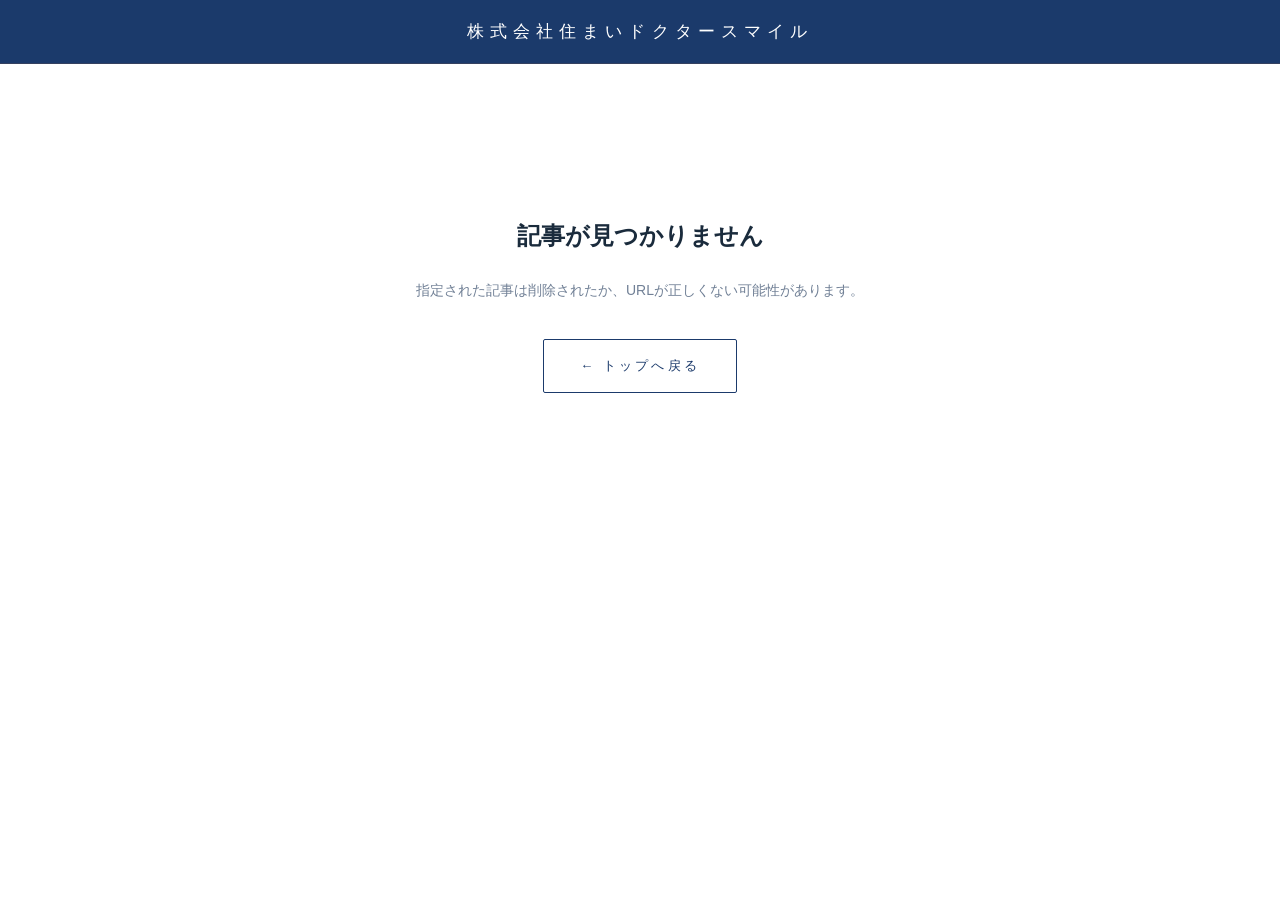
<file: blog/index.html>
<!DOCTYPE html>
<!-- ============================================================
     blog/index.html — ブログ詳細ページ動的テンプレート
     住まいドクタースマイル様 用
     ============================================================ -->
<html lang="ja">
<head>
<meta charset="UTF-8">
<meta name="viewport" content="width=device-width,initial-scale=1,viewport-fit=cover">
<meta name="theme-color" content="#1B3A6B">
<title>株式会社住まいドクタースマイル ブログ</title>
<meta name="description" content="株式会社住まいドクタースマイル からのお知らせ・最新情報">
<meta http-equiv="content-language" content="ja">

<!-- OGP（JS で動的に上書き） -->
<meta property="og:type" content="article">
<meta property="og:site_name" content="株式会社住まいドクタースマイル">
<meta property="og:locale" content="ja_JP">
<meta property="og:image" content="https://sumai-doctor-smile.search-mania.net/ogp.svg">
<meta name="twitter:card" content="summary_large_image">

<link rel="icon" type="image/svg+xml" href="/favicon.svg">

<style>
*{margin:0;padding:0;box-sizing:border-box}
body{
  background:#FFFFFF;
  color:#1A2B3C;
  font-family:'Noto Sans JP','Hiragino Sans',sans-serif;
  line-height:1.85;
  -webkit-font-smoothing:antialiased;
  -moz-osx-font-smoothing:grayscale;
}
header{
  background:#1B3A6B;
  padding:16px 20px;
  text-align:center;
  border-bottom:1px solid rgba(232,114,12,.12);
  position:sticky;top:0;z-index:10;
}
header a{
  color:#FFFFFF;
  text-decoration:none;
  font-size:17px;
  letter-spacing:.36em;
  font-family:'Noto Sans JP',sans-serif;
  font-weight:500;
}
.wrap{
  max-width:720px;
  margin:60px auto;
  padding:0 24px 80px;
}
.loading{
  text-align:center;padding:120px 0;
  color:#718096;font-size:13px;letter-spacing:.2em;
}
.loading::after{
  content:'読 み 込 み 中 …';
  display:block;animation:fade 1.4s ease-in-out infinite;
}
@keyframes fade{0%,100%{opacity:.4}50%{opacity:1}}

.card{
  background:#fff;
  border-radius:4px;
  overflow:hidden;
  box-shadow:0 6px 28px rgba(27,58,107,.1);
}
.card img{
  width:100%;
  display:block;
  max-height:480px;
  object-fit:cover;
}
.card-body{padding:36px 38px 44px}
.card .date{
  font-size:11px;
  color:#718096;
  letter-spacing:.24em;
  font-family:'Noto Sans JP',sans-serif;
  display:block;
}
.card h1{
  margin:14px 0 28px;
  font-size:22px;
  line-height:1.7;
  font-weight:600;
  font-family:'Noto Sans JP',sans-serif;
  color:#1A2B3C;
  letter-spacing:.04em;
}
.card .text{
  font-size:15px;
  line-height:2.05;
  white-space:pre-wrap;
  color:#4A5568;
  word-break:break-word;
}

.back-wrap{margin-top:52px;text-align:center}
.back-btn{
  display:inline-block;
  padding:14px 36px;
  border:1.5px solid #1B3A6B;
  color:#1B3A6B;
  text-decoration:none;
  border-radius:2px;
  font-size:13px;
  letter-spacing:.24em;
  font-family:'Noto Sans JP',sans-serif;
  transition:all .35s ease;
}
.back-btn:hover{background:#1B3A6B;color:#fff}

.not-found{
  text-align:center;padding:90px 24px;
  font-family:'Noto Sans JP',sans-serif;
}
.not-found h1{font-size:24px;margin-bottom:18px;color:#1A2B3C}
.not-found p{font-size:14px;color:#718096;margin-bottom:36px;line-height:1.9}

.produced-by{
  text-align:center;
  margin-top:64px;
  font-size:10px;
  letter-spacing:.28em;
  color:rgba(27,58,107,.4);
  text-transform:uppercase;
  font-family:'Noto Sans JP',sans-serif;
}
.produced-by a{color:rgba(27,58,107,.6);text-decoration:none;transition:color .3s ease}
.produced-by a:hover{color:#E8720C}

@media (max-width:600px){
  .wrap{margin:30px auto;padding:0 16px 60px}
  .card-body{padding:26px 22px 32px}
  .card h1{font-size:19px;margin:12px 0 22px}
  .card .text{font-size:14.5px;line-height:1.95}
  header a{font-size:14px;letter-spacing:.28em}
  .back-btn{padding:13px 28px;font-size:12px}
}
</style>
</head>
<body>

<header><a href="https://sumai-doctor-smile.search-mania.net/">株式会社住まいドクタースマイル</a></header>

<div class="wrap" id="root">
  <div class="loading"></div>
</div>

<script>
const GAS_URL    = 'https://script.google.com/macros/s/AKfycbxLMJF5LcekgykRj2020apkN4x3dyj6x4xg58YLsYOqi0AhLzU1Eza1kh5z-kqExDNY/exec';
const SITE_URL   = 'https://sumai-doctor-smile.search-mania.net';
const STORE_NAME = '株式会社住まいドクタースマイル';

function esc(s) {
  return String(s || '')
    .replace(/&/g, '&amp;').replace(/</g, '&lt;')
    .replace(/>/g, '&gt;').replace(/"/g, '&quot;');
}

function fmtDate(s) {
  if (!s) return '';
  const m = String(s).match(/^(\d{4})-(\d{2})-(\d{2})/);
  return m ? m[1] + '.' + m[2] + '.' + m[3] : String(s);
}

function driveImg(url) {
  if (!url) return '';
  const s = String(url).trim();
  const m1 = s.match(/\/d\/([a-zA-Z0-9_-]+)/);
  if (m1) return 'https://drive.google.com/thumbnail?id=' + m1[1] + '&sz=w1200';
  const m2 = s.match(/lh3\.googleusercontent\.com\/d\/([a-zA-Z0-9_-]+)/);
  if (m2) return 'https://lh3.googleusercontent.com/d/' + m2[1] + '=w1200';
  if (s.indexOf('drive.google.com/thumbnail') !== -1) {
    return s.replace(/([?&]sz=)[^&]*/, '$1w1200');
  }
  return s;
}

function getSlugAndIndex() {
  const params = new URLSearchParams(location.search);
  var slug = params.get('post') || '';
  var nRaw = params.get('n');
  var n = (nRaw != null && /^\d+$/.test(nRaw)) ? parseInt(nRaw, 10) : null;
  if (!slug) {
    const m = location.pathname.match(/\/blog\/([^\/]+)\/?$/);
    slug = m ? m[1] : '';
  }
  return { slug: slug, n: n };
}

function findBySlug(items, slug, n) {
  if (!Array.isArray(items) || !slug) return null;
  // 1. n パラメータが有効なら配列インデックスで直接返す（最優先）
  if (n != null && n >= 0 && n < items.length) return items[n];
  // 2. URL に /blog/SLUG が含まれる記事を返す
  var byUrl = items.find(function(b) {
    if (!b || !b.url) return false;
    return b.url.indexOf('/blog/' + slug + '/') !== -1
        || b.url.indexOf('/blog/' + slug) !== -1;
  });
  if (byUrl) return byUrl;
  // 3. URL がスラッグで始まる（Sheets F列にスラッグだけ入っているケース）
  var bySlugStart = items.find(function(b) {
    if (!b || !b.url) return false;
    return b.url === slug || b.url === (slug + '/') || b.url.indexOf(slug + '-') === 0 || b.url.indexOf(slug + '/') === 0;
  });
  if (bySlugStart) return bySlugStart;
  // 4. 日付完全一致（旧URL・日付だけ指定のケース）
  return items.find(function(b) { return b && b.date === slug; }) || null;
}

function updateMeta(title, desc, imgUrl) {
  document.title = title + ' | ' + STORE_NAME;

  const m1 = document.querySelector('meta[name="description"]');
  if (m1) m1.setAttribute('content', desc);

  function upsertMeta(attrName, attrValue, contentValue) {
    let el = document.querySelector('meta[' + attrName + '="' + attrValue + '"]');
    if (!el) {
      el = document.createElement('meta');
      el.setAttribute(attrName, attrValue);
      document.head.appendChild(el);
    }
    el.setAttribute('content', contentValue);
  }
  upsertMeta('property', 'og:title', title);
  upsertMeta('property', 'og:description', desc);
  upsertMeta('property', 'og:url', SITE_URL + location.pathname + location.search);
  upsertMeta('name', 'twitter:title', title);
  upsertMeta('name', 'twitter:description', desc);
  if (imgUrl) {
    upsertMeta('property', 'og:image', imgUrl);
    upsertMeta('name', 'twitter:image', imgUrl);
  }

  let canonical = document.querySelector('link[rel="canonical"]');
  if (!canonical) {
    canonical = document.createElement('link');
    canonical.setAttribute('rel', 'canonical');
    document.head.appendChild(canonical);
  }
  canonical.setAttribute('href', SITE_URL + location.pathname + location.search);
}

function render(item) {
  const root = document.getElementById('root');

  if (!item) {
    root.innerHTML =
      '<div class="not-found">' +
        '<h1>記事が見つかりません</h1>' +
        '<p>指定された記事は削除されたか、URLが正しくない可能性があります。</p>' +
        '<a class="back-btn" href="' + esc(SITE_URL) + '/">← トップへ戻る</a>' +
      '</div>';
    document.title = '記事が見つかりません | ' + STORE_NAME;
    return;
  }

  const imgUrl = driveImg(item.image);
  let title = (item.title || '').trim();
  if (!title && item.body) {
    title = String(item.body).split(/[。\n]/)[0].trim();
  }
  if (!title && item.date) {
    title = fmtDate(item.date) + ' の投稿';
  }
  const desc = (item.body || title).slice(0, 120);

  updateMeta(title, desc, imgUrl);
  // BlogPosting structured data (per-article SEO)
  (function() {
    var existing = document.getElementById('blog-jsonld');
    if (existing) existing.remove();
    var sd = document.createElement('script');
    sd.id = 'blog-jsonld'; sd.type = 'application/ld+json';
    sd.textContent = JSON.stringify({
      '@context': 'https://schema.org', '@type': 'BlogPosting',
      'headline': title, 'description': desc,
      'datePublished': item.date || '', 'image': imgUrl || '',
      'url': SITE_URL + location.pathname + location.search,
      'publisher': { '@type': 'Organization', 'name': STORE_NAME, 'url': SITE_URL }
    });
    document.head.appendChild(sd);
  })();
  
  root.innerHTML =
    '<article class="card">' +
      (imgUrl ? '<img src="' + esc(imgUrl) + '" alt="' + esc(title) + '" loading="eager">' : '') +
      '<div class="card-body">' +
        (item.date ? '<span class="date">' + esc(fmtDate(item.date)) + '</span>' : '') +
        '<h1>' + esc(title) + '</h1>' +
        '<p class="text">' + esc(item.body || '') + '</p>' +
      '</div>' +
    '</article>' +
    '<div class="back-wrap">' +
      '<a class="back-btn" href="' + esc(SITE_URL) + '/">← トップへ戻る</a>' +
    '</div>' +
    '<div class="produced-by">' +
      'Produced by <a href="https://search-mania.net/" target="_blank" rel="noopener noreferrer">SearchMania Inc.</a>' +
    '</div>';
}

(function init() {
  const ctx = getSlugAndIndex();
  const slug = ctx.slug;
  const n = ctx.n;
  if (!slug) {
    render(null);
    return;
  }

  fetch(GAS_URL + (GAS_URL.indexOf('?') >= 0 ? '&' : '?') + 'blog_all=1')
    .then(function(r) { return r.json(); })
    .then(function(data) {
      const item = findBySlug(data && data.blog, slug, n);
      render(item);
    })
    .catch(function(err) {
      console.warn('CMS fetch error:', err);
      fetch(GAS_URL)
        .then(function(r) { return r.json(); })
        .then(function(data) {
          const item = findBySlug(data && data.blog, slug, n);
          render(item);
        })
        .catch(function() { render(null); });
    });
})();
</script>

</body>
</html>
</file>
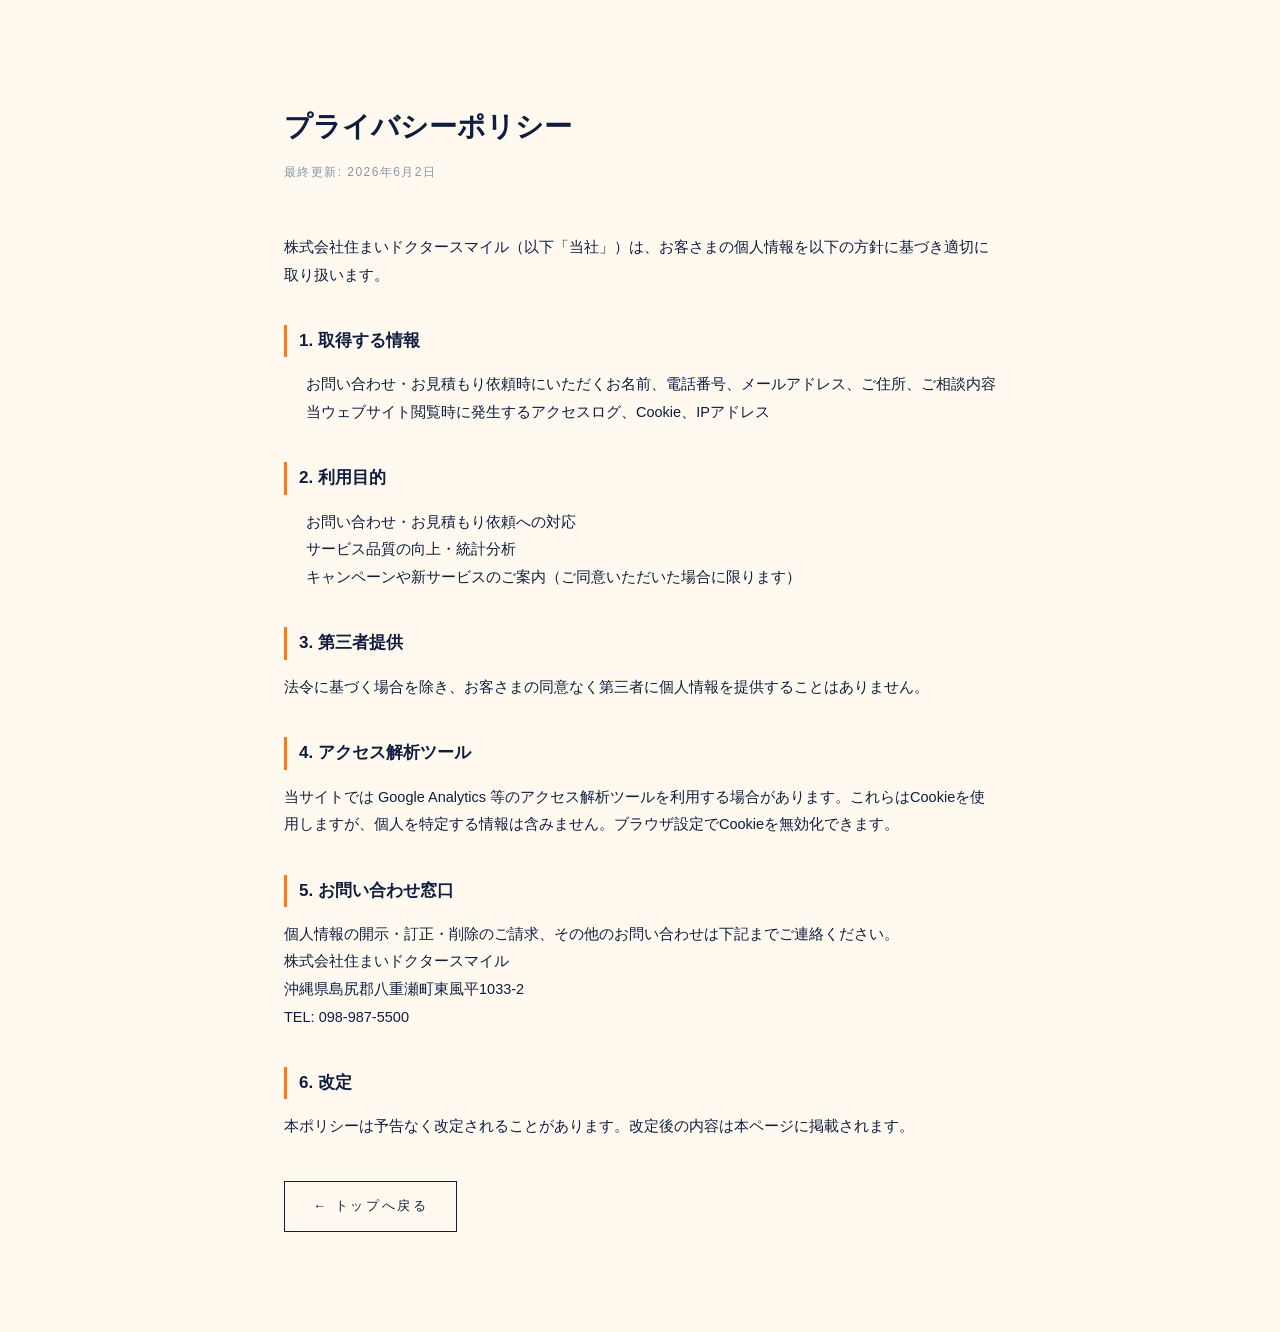
<file: privacy-policy.html>
<!DOCTYPE html>
<html lang="ja">
<head>
<meta charset="UTF-8">
<meta name="viewport" content="width=device-width,initial-scale=1">
<title>プライバシーポリシー | 株式会社住まいドクタースマイル</title>
<meta name="description" content="株式会社住まいドクタースマイル のプライバシーポリシー。">
<meta name="robots" content="noindex">
<link rel="stylesheet" href="shared.css">
<style>
  body { background: var(--cream, #f8fafc); color: var(--ink, #1a2b3c); font-family: var(--sans-jp, sans-serif); line-height: 1.9; }
  .legal-wrap { max-width: 760px; margin: 0 auto; padding: 100px 24px 100px; }
  .legal-wrap h1 { font-size: 28px; margin-bottom: 8px; }
  .legal-wrap .updated { font-size: 12px; color: var(--muted, #718096); letter-spacing: .12em; margin-bottom: 50px; }
  .legal-wrap h2 { font-size: 17px; margin: 36px 0 14px; padding-left: 12px; border-left: 3px solid var(--accent, #e8720c); }
  .legal-wrap p, .legal-wrap li { font-size: 14.5px; }
  .legal-wrap ul { padding-left: 22px; }
  .back-link { display: inline-block; margin-top: 40px; padding: 12px 28px; border: 1px solid currentColor; text-decoration: none; color: inherit; font-size: 13px; letter-spacing: .2em; }
</style>
</head>
<body>
  <div class="legal-wrap">
    <h1>プライバシーポリシー</h1>
    <p class="updated">最終更新: 2026年6月2日</p>

    <p>株式会社住まいドクタースマイル（以下「当社」）は、お客さまの個人情報を以下の方針に基づき適切に取り扱います。</p>

    <h2>1. 取得する情報</h2>
    <ul>
      <li>お問い合わせ・お見積もり依頼時にいただくお名前、電話番号、メールアドレス、ご住所、ご相談内容</li>
      <li>当ウェブサイト閲覧時に発生するアクセスログ、Cookie、IPアドレス</li>
    </ul>

    <h2>2. 利用目的</h2>
    <ul>
      <li>お問い合わせ・お見積もり依頼への対応</li>
      <li>サービス品質の向上・統計分析</li>
      <li>キャンペーンや新サービスのご案内（ご同意いただいた場合に限ります）</li>
    </ul>

    <h2>3. 第三者提供</h2>
    <p>法令に基づく場合を除き、お客さまの同意なく第三者に個人情報を提供することはありません。</p>

    <h2>4. アクセス解析ツール</h2>
    <p>当サイトでは Google Analytics 等のアクセス解析ツールを利用する場合があります。これらはCookieを使用しますが、個人を特定する情報は含みません。ブラウザ設定でCookieを無効化できます。</p>

    <h2>5. お問い合わせ窓口</h2>
    <p>個人情報の開示・訂正・削除のご請求、その他のお問い合わせは下記までご連絡ください。</p>
    <p>
      株式会社住まいドクタースマイル<br>
      沖縄県島尻郡八重瀬町東風平1033-2<br>
      TEL: 098-987-5500
    </p>

    <h2>6. 改定</h2>
    <p>本ポリシーは予告なく改定されることがあります。改定後の内容は本ページに掲載されます。</p>

    <a href="/" class="back-link">← トップへ戻る</a>
  </div>
</body>
</html>
</file>
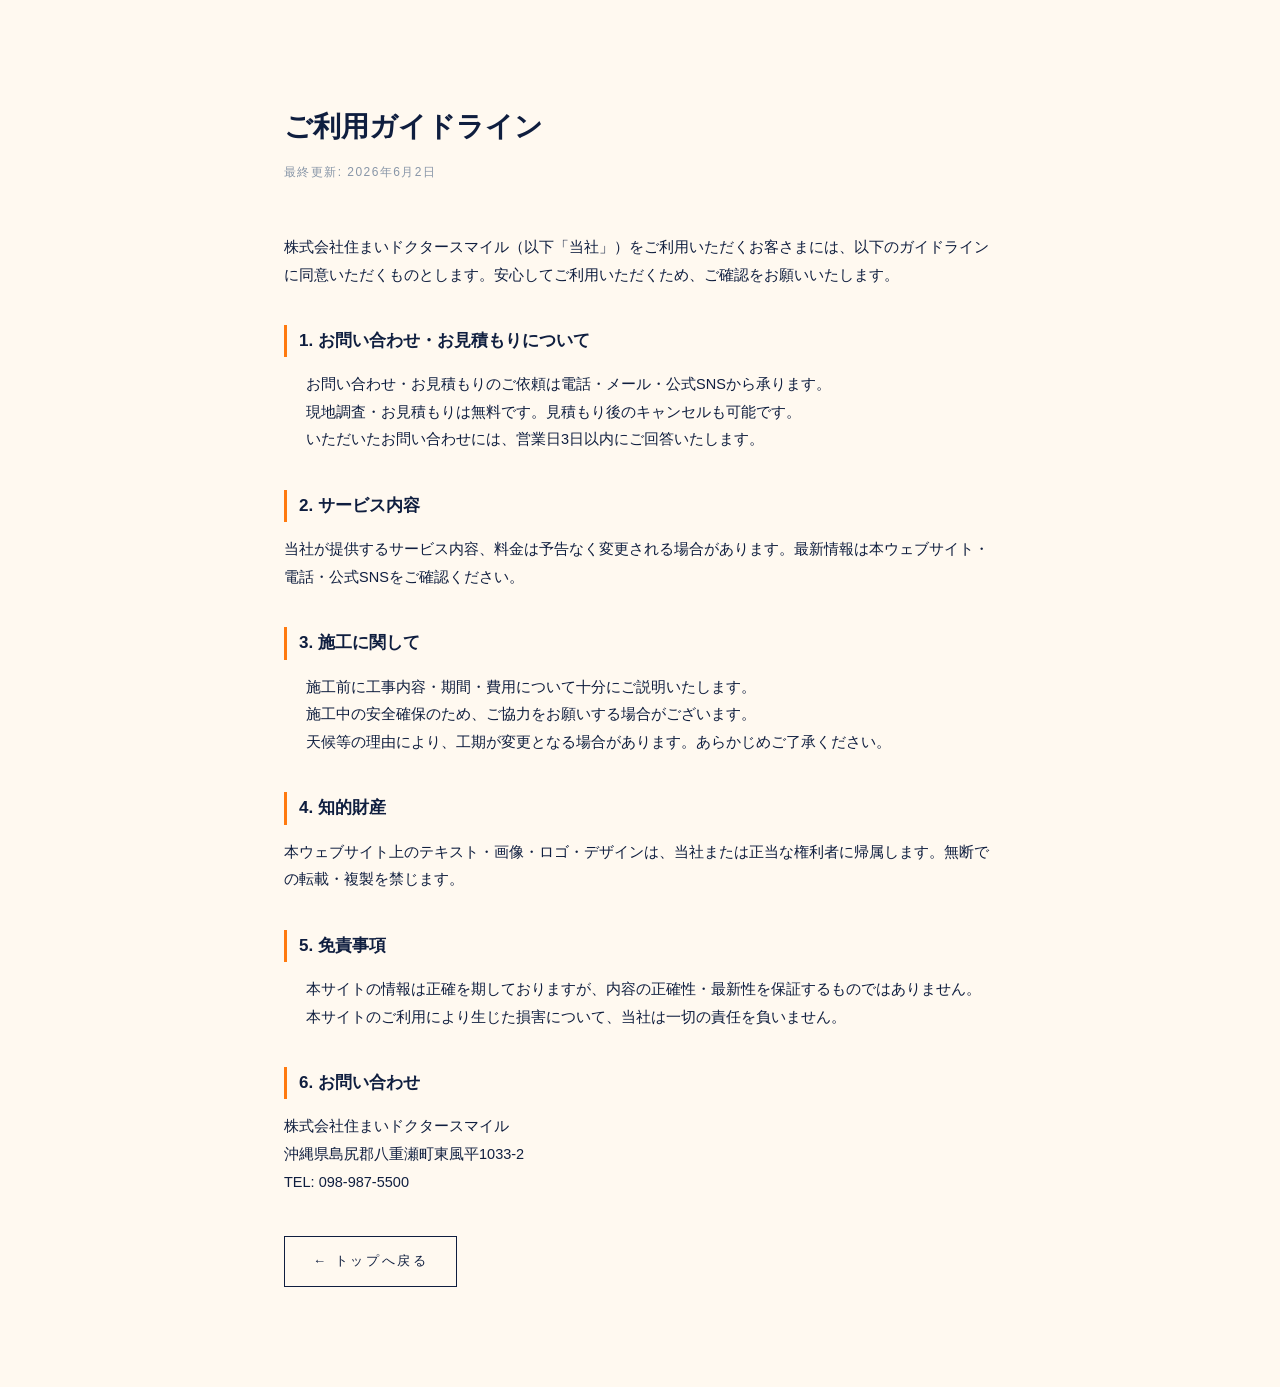
<file: terms.html>
<!DOCTYPE html>
<html lang="ja">
<head>
<meta charset="UTF-8">
<meta name="viewport" content="width=device-width,initial-scale=1">
<title>ご利用ガイドライン | 株式会社住まいドクタースマイル</title>
<meta name="description" content="株式会社住まいドクタースマイル のご利用にあたってのガイドライン。">
<meta name="robots" content="noindex">
<link rel="stylesheet" href="shared.css">
<style>
  body { background: var(--cream, #f8fafc); color: var(--ink, #1a2b3c); font-family: var(--sans-jp, sans-serif); line-height: 1.9; }
  .legal-wrap { max-width: 760px; margin: 0 auto; padding: 100px 24px 100px; }
  .legal-wrap h1 { font-size: 28px; margin-bottom: 8px; }
  .legal-wrap .updated { font-size: 12px; color: var(--muted, #718096); letter-spacing: .12em; margin-bottom: 50px; }
  .legal-wrap h2 { font-size: 17px; margin: 36px 0 14px; padding-left: 12px; border-left: 3px solid var(--accent, #e8720c); }
  .legal-wrap p, .legal-wrap li { font-size: 14.5px; }
  .legal-wrap ul { padding-left: 22px; }
  .back-link { display: inline-block; margin-top: 40px; padding: 12px 28px; border: 1px solid currentColor; text-decoration: none; color: inherit; font-size: 13px; letter-spacing: .2em; }
</style>
</head>
<body>
  <div class="legal-wrap">
    <h1>ご利用ガイドライン</h1>
    <p class="updated">最終更新: 2026年6月2日</p>

    <p>株式会社住まいドクタースマイル（以下「当社」）をご利用いただくお客さまには、以下のガイドラインに同意いただくものとします。安心してご利用いただくため、ご確認をお願いいたします。</p>

    <h2>1. お問い合わせ・お見積もりについて</h2>
    <ul>
      <li>お問い合わせ・お見積もりのご依頼は電話・メール・公式SNSから承ります。</li>
      <li>現地調査・お見積もりは無料です。見積もり後のキャンセルも可能です。</li>
      <li>いただいたお問い合わせには、営業日3日以内にご回答いたします。</li>
    </ul>

    <h2>2. サービス内容</h2>
    <p>当社が提供するサービス内容、料金は予告なく変更される場合があります。最新情報は本ウェブサイト・電話・公式SNSをご確認ください。</p>

    <h2>3. 施工に関して</h2>
    <ul>
      <li>施工前に工事内容・期間・費用について十分にご説明いたします。</li>
      <li>施工中の安全確保のため、ご協力をお願いする場合がございます。</li>
      <li>天候等の理由により、工期が変更となる場合があります。あらかじめご了承ください。</li>
    </ul>

    <h2>4. 知的財産</h2>
    <p>本ウェブサイト上のテキスト・画像・ロゴ・デザインは、当社または正当な権利者に帰属します。無断での転載・複製を禁じます。</p>

    <h2>5. 免責事項</h2>
    <ul>
      <li>本サイトの情報は正確を期しておりますが、内容の正確性・最新性を保証するものではありません。</li>
      <li>本サイトのご利用により生じた損害について、当社は一切の責任を負いません。</li>
    </ul>

    <h2>6. お問い合わせ</h2>
    <p>
      株式会社住まいドクタースマイル<br>
      沖縄県島尻郡八重瀬町東風平1033-2<br>
      TEL: 098-987-5500
    </p>

    <a href="/" class="back-link">← トップへ戻る</a>
  </div>
</body>
</html>
</file>
<file: shared.css>
/* ============================================================
   shared.css — 住まいドクタースマイル様
   re-loop.jp インスパイア エディトリアルデザイン
   ネイビー(#1B3A6B) × オレンジ(#E8720C)
   ============================================================ */

/* ============================================================
   変数
   ============================================================ */
:root {
  --bg:           #FEFCF7;
  --bg-2:         #FFEDD5;
  --bg-3:         #DBE9FF;
  --ink:          #0F1E3F;
  --ink-soft:     #3A4A66;
  --accent:       #FF7A0F;
  --accent-2:     #FFBD3A;
  --accent-3:     #FF4E70;
  --accent-faded: rgba(255,122,15,.16);
  --navy:         #1F52B0;
  --navy-dark:    #0F2560;
  --navy-2:       #3670D0;
  --sky:          #34C8FF;
  --sky-2:        #22B8FF;
  --mint:         #4CE0C1;
  --coral:        #FF6B5B;
  --lemon:        #FFD84C;
  --muted:        #8896A8;
  --cream:        #FFF9F0;
  --line:         rgba(31,82,176,.14);
  --header-bg:    linear-gradient(135deg, #0F2560 0%, #1F52B0 100%);

  /* グラデーション（ライトビビッド版 — 全体明るく） */
  --grad-hero:    linear-gradient(135deg, #0F2560 0%, #1F52B0 30%, #4CA1F5 65%, #FFBD3A 130%);
  --grad-warm:    linear-gradient(135deg, #FFF9F0 0%, #FFEDD5 50%, #FFDFAA 100%);
  --grad-cool:    linear-gradient(135deg, #F0F6FF 0%, #DBE9FF 50%, #B7D6FF 100%);
  --grad-sunrise: linear-gradient(120deg, #FFF7E6 0%, #FFE6C7 45%, #FFCB99 100%);
  --grad-sea:     linear-gradient(120deg, #EEF6FF 0%, #D2E4FF 45%, #A6C8FF 100%);
  --grad-accent:  linear-gradient(135deg, #FF6B0F 0%, #FF9A2E 50%, #FFCE55 100%);
  --grad-fire:    linear-gradient(135deg, #FF4E70 0%, #FF7A0F 55%, #FFBD3A 100%);
  --grad-ocean:   linear-gradient(135deg, #1F52B0 0%, #4CA1F5 45%, #92DBFF 90%, #FFF3D6 130%);
  --grad-sunset:  linear-gradient(120deg, #3670D0 0%, #8A6EDC 30%, #FF6B5B 65%, #FFD84C 100%);
  --grad-navy-warm: linear-gradient(135deg, #1F52B0 0%, #4CA1F5 40%, #FFBD3A 130%);
  --grad-sidebar: linear-gradient(180deg, #0F2560 0%, #1F52B0 55%, #FF6B5B 130%);
  --grad-mint:    linear-gradient(120deg, #F0FFFB 0%, #D2F7EC 50%, #A6ECD8 100%);

  --sans:         'Outfit', sans-serif;
  --sans-jp:      'Noto Sans JP', sans-serif;
  --ease-out:     cubic-bezier(.22, 1, .36, 1);
  --ease-std:     cubic-bezier(.25, .46, .45, .94);
  --max:          1160px;
  --sb-w:         60px;   /* sidebar width */
}

/* ============================================================
   リセット・基盤
   ============================================================ */
*, *::before, *::after { box-sizing: border-box; margin: 0; padding: 0; }
html { scroll-behavior: smooth; -webkit-text-size-adjust: 100%; }
body {
  background: var(--bg);
  color: var(--ink);
  font-family: var(--sans-jp);
  line-height: 1.85;
  -webkit-font-smoothing: antialiased;
  -moz-osx-font-smoothing: grayscale;
}
img { display: block; max-width: 100%; height: auto; }
a { color: inherit; text-decoration: none; }
ul, ol { list-style: none; }
button { cursor: pointer; border: none; background: none; font: inherit; }

.container {
  width: 100%;
  max-width: var(--max);
  margin: 0 auto;
  padding: 0 40px;
}

/* ============================================================
   ページローダー
   ============================================================ */
#page-loader {
  position: fixed; inset: 0;
  background: var(--grad-hero);
  z-index: 9999;
  display: flex;
  flex-direction: column;
  align-items: center;
  justify-content: center;
  gap: 20px;
  transition: opacity .6s ease, visibility .6s ease;
}
#page-loader.fade-out { opacity: 0; visibility: hidden; pointer-events: none; }
.loader-stamp {
  width: 108px; height: auto; max-height: 108px;
  object-fit: contain;
  filter: drop-shadow(0 8px 20px rgba(0,0,0,.35));
  animation: ld-stamp .7s var(--ease-out) both, ld-pulse 2.4s ease-in-out .7s infinite;
}
.loader-name {
  font-family: var(--sans-jp);
  font-size: 14px;
  letter-spacing: .24em;
  color: rgba(255,255,255,.7);
  animation: ld-rise .5s ease .25s both;
}
.loader-dots {
  display: flex; gap: 8px;
  animation: ld-rise .5s ease .4s both;
}
.loader-dots span {
  width: 5px; height: 5px;
  border-radius: 50%;
  background: var(--accent);
  animation: ld-bounce .9s ease-in-out infinite;
}
.loader-dots span:nth-child(2) { animation-delay: .18s; }
.loader-dots span:nth-child(3) { animation-delay: .36s; }
@keyframes ld-stamp {
  from { opacity:0; transform:scale(.5) rotate(-10deg); }
  to   { opacity:1; transform:scale(1) rotate(0); }
}
@keyframes ld-pulse {
  0%,100% { transform:scale(1); }
  50%     { transform:scale(1.05); }
}
@keyframes ld-rise {
  from { opacity:0; transform:translateY(10px); }
  to   { opacity:1; transform:translateY(0); }
}
@keyframes ld-bounce {
  0%,80%,100% { transform:translateY(0); opacity:.3; }
  40%         { transform:translateY(-8px); opacity:1; }
}

/* ============================================================
   左サイドバー
   ============================================================ */
.sidebar {
  position: fixed;
  left: 0; top: 0; bottom: 0;
  width: var(--sb-w);
  background: var(--grad-sidebar);
  z-index: 200;
  display: flex;
  flex-direction: column;
  align-items: center;
  border-right: 1px solid rgba(255,132,25,.18);
  box-shadow: 2px 0 20px rgba(15,31,66,.15);
}
.sb-brand {
  width: 100%;
  height: var(--sb-w);
  display: flex;
  align-items: center;
  justify-content: center;
  flex-shrink: 0;
  border-bottom: 1px solid rgba(255,255,255,.08);
  padding: 6px;
}
.sb-brand-logo {
  width: 44px; height: 44px;
  object-fit: contain;
  filter: drop-shadow(0 2px 6px rgba(0,0,0,.35));
  transition: transform .3s var(--ease-out);
}
.sb-brand:hover .sb-brand-logo { transform: scale(1.12) rotate(-4deg); }

.sb-nav {
  flex: 1;
  display: flex;
  flex-direction: column;
  align-items: center;
  justify-content: center;
  gap: 28px;
  padding: 24px 0;
}
.sb-link {
  display: block;
  writing-mode: vertical-rl;
  transform: rotate(180deg);
  font-family: var(--sans);
  font-size: 9px;
  font-weight: 600;
  letter-spacing: .28em;
  color: rgba(255,255,255,.35);
  text-transform: uppercase;
  transition: color .3s;
}
.sb-link:hover { color: var(--accent); }

.sb-contact {
  width: 100%;
  border-top: 1px solid rgba(255,255,255,.06);
  flex-shrink: 0;
  padding: 14px 0 18px;
  display: flex;
  flex-direction: column;
  align-items: center;
  gap: 6px;
  cursor: pointer;
  transition: background .25s;
  text-decoration: none;
}
.sb-contact:hover { background: rgba(232,114,12,.14); }
.sb-tel-icon {
  font-size: 16px;
  line-height: 1;
  transition: transform .25s;
}
.sb-contact:hover .sb-tel-icon { transform: scale(1.15); }
.sb-tel-label {
  writing-mode: vertical-rl;
  transform: rotate(180deg);
  font-family: var(--sans);
  font-size: 8px;
  letter-spacing: .2em;
  color: rgba(255,255,255,.3);
  text-transform: uppercase;
  transition: color .25s;
}
.sb-contact:hover .sb-tel-label { color: var(--accent); }

/* ============================================================
   ページラッパー（サイドバー分オフセット）
   ============================================================ */
.page-wrap {
  margin-left: var(--sb-w);
}

/* ============================================================
   トップナビ（モバイル専用 / デスクトップでは簡易表示）
   ============================================================ */
.nav {
  position: fixed;
  top: 0;
  left: var(--sb-w);
  right: 0;
  z-index: 100;
  background: transparent;
  transition: background .4s var(--ease-std), box-shadow .4s var(--ease-std);
}
.nav.scrolled {
  background: linear-gradient(135deg, rgba(15,31,66,.94) 0%, rgba(30,68,136,.94) 100%);
  backdrop-filter: blur(12px);
  box-shadow: 0 1px 0 rgba(255,132,25,.28), 0 8px 24px rgba(15,31,66,.18);
}
.nav-inner {
  max-width: var(--max);
  margin: 0 auto;
  padding: 0 40px;
  height: 60px;
  display: flex;
  align-items: center;
  gap: 24px;
}
.nav-brand {
  display: flex;
  align-items: center;
  gap: 10px;
  flex-shrink: 0;
  flex: 1;
}
.nav-brand-icon { font-size: 20px; }
.nav-brand-logo {
  width: 40px; height: 40px;
  object-fit: contain;
  filter: drop-shadow(0 2px 6px rgba(0,0,0,.3));
  transition: transform .3s var(--ease-out);
}
.nav-brand:hover .nav-brand-logo { transform: scale(1.1) rotate(-4deg); }
.nav-brand-text { display: flex; flex-direction: column; line-height: 1.2; }
.nav-brand-ja-txt {
  font-family: var(--sans-jp);
  font-size: 15px;
  font-weight: 700;
  color: #fff;
  letter-spacing: .04em;
}
.nav-brand .en {
  font-family: var(--sans);
  font-size: 9px;
  letter-spacing: .22em;
  color: rgba(255,255,255,.5);
}

/* デスクトップではリンクをサイドバーへ移動 */
.nav-links { display: none; }

.btn-nav {
  background: var(--grad-fire);
  color: #fff;
  border: none;
  padding: 11px 22px;
  border-radius: 999px;
  font-family: var(--sans-jp);
  font-size: 12px;
  font-weight: 700;
  letter-spacing: .06em;
  transition: all .3s var(--ease-out);
  white-space: nowrap;
  flex-shrink: 0;
  position: relative;
  overflow: hidden;
  box-shadow:
    0 4px 14px rgba(255,122,15,.4),
    inset 0 1px 0 rgba(255,255,255,.3);
}
.btn-nav::before {
  content: '';
  position: absolute;
  top: 0; left: -120%;
  width: 60%; height: 100%;
  background: linear-gradient(115deg, transparent 0%, rgba(255,255,255,.5) 50%, transparent 100%);
  transform: skewX(-20deg);
  transition: left .8s var(--ease-out);
}
.btn-nav:hover::before { left: 130%; }
.btn-nav:hover {
  transform: translateY(-2px);
  box-shadow:
    0 8px 22px rgba(255,122,15,.55),
    inset 0 1px 0 rgba(255,255,255,.4);
}

.nav-toggle {
  display: none;
  flex-direction: column;
  gap: 5px;
  padding: 4px;
}
.nav-toggle span {
  display: block;
  width: 22px; height: 2px;
  background: #fff;
  border-radius: 2px;
  transition: all .3s;
}
.nav-toggle.open span:nth-child(1) { transform: rotate(45deg) translate(5px,5px); }
.nav-toggle.open span:nth-child(2) { opacity: 0; }
.nav-toggle.open span:nth-child(3) { transform: rotate(-45deg) translate(5px,-5px); }

.nav-mobile-menu {
  background: var(--navy-dark);
  max-height: 0;
  overflow: hidden;
  transition: max-height .4s var(--ease-std);
  border-top: 1px solid rgba(232,114,12,.1);
}
.nav-mobile-menu.open { max-height: 420px; }
.nav-mobile-menu ul { padding: 12px 24px 20px; }
.nav-mobile-menu li { border-bottom: 1px solid rgba(255,255,255,.06); }
.nav-mobile-link {
  display: block;
  padding: 13px 0;
  font-family: var(--sans-jp);
  font-size: 13px;
  color: rgba(255,255,255,.85);
  letter-spacing: .06em;
}
.nav-mobile-tel { color: var(--accent) !important; font-weight: 700; }

/* ============================================================
   Reveal アニメーション（クリップリビール）
   ============================================================ */
.reveal {
  opacity: 0;
  transform: translateY(36px);
  transition: opacity .85s var(--ease-out), transform .85s var(--ease-out);
}
.reveal.visible { opacity: 1; transform: none; }

.reveal-stagger > * {
  opacity: 0;
  transform: translateY(28px);
  transition: opacity .7s var(--ease-out), transform .7s var(--ease-out);
}
.reveal-stagger > *.visible { opacity: 1; transform: none; }
.reveal-stagger > *:nth-child(1) { transition-delay: 0s; }
.reveal-stagger > *:nth-child(2) { transition-delay: .1s; }
.reveal-stagger > *:nth-child(3) { transition-delay: .2s; }
.reveal-stagger > *:nth-child(4) { transition-delay: .3s; }
.reveal-stagger > *:nth-child(5) { transition-delay: .4s; }
.reveal-stagger > *:nth-child(6) { transition-delay: .5s; }

/* ラインドロー */
.line-draw {
  position: relative;
  display: block;
  height: 1px;
  background: var(--line);
  overflow: hidden;
}
.line-draw::after {
  content: '';
  position: absolute;
  inset: 0;
  background: var(--accent);
  transform: scaleX(0);
  transform-origin: left;
  transition: transform 1.2s var(--ease-out);
}
.line-draw.visible::after { transform: scaleX(1); }

/* ============================================================
   HERO
   ============================================================ */
.hero {
  position: relative;
  min-height: 100vh;
  background: var(--grad-hero);
  overflow: hidden;
  display: flex;
  flex-direction: column;
  justify-content: flex-end;
}
/* ヒーローに彩度のあるグロー */
.hero .hero-inner::before {
  content: '';
  position: absolute;
  left: -80px; top: 20%;
  width: 320px; height: 320px;
  background: radial-gradient(circle, rgba(255,132,25,.25), transparent 70%);
  filter: blur(40px);
  z-index: 0;
  pointer-events: none;
}
.hero::before {
  background:
    linear-gradient(to right,  rgba(15,31,66,.86) 0%, rgba(30,68,136,.52) 60%, transparent 100%),
    linear-gradient(to top,    rgba(15,31,66,.96) 0%, rgba(30,68,136,.4) 50%, transparent 100%) !important;
}

/* CMS 写真背景 */
.hero-photo-bg {
  position: absolute;
  inset: 0;
  background-size: cover;
  background-position: center;
  opacity: 0;
  transition: opacity 1.8s ease;
  z-index: 0;
}
.hero-photo-bg.visible { opacity: .32; }

/* グラデーションオーバーレイ */
.hero::before {
  content: '';
  position: absolute;
  inset: 0;
  background:
    linear-gradient(to right,  rgba(13,30,61,.92) 0%, rgba(13,30,61,.55) 60%, transparent 100%),
    linear-gradient(to top,    rgba(13,30,61,.98) 0%, rgba(13,30,61,.4) 50%, transparent 100%);
  z-index: 1;
  pointer-events: none;
}

/* グリッドテクスチャ */
.hero::after {
  content: '';
  position: absolute;
  inset: 0;
  background-image:
    linear-gradient(rgba(232,114,12,.03) 1px, transparent 1px),
    linear-gradient(90deg, rgba(232,114,12,.03) 1px, transparent 1px);
  background-size: 72px 72px;
  z-index: 1;
  pointer-events: none;
}

/* 写真コラージュ（右側装飾） */
.hero-photo-collage {
  position: absolute;
  right: 0; top: 0; bottom: 0;
  width: 42%;
  z-index: 1;
  display: grid;
  grid-template-rows: 1fr 1fr;
  gap: 0;
  opacity: 0;
  transition: opacity 1.4s ease .3s;
  pointer-events: none;
}
.hero-photo-collage.loaded { opacity: 1; }
.hpc-top, .hpc-btm {
  background-size: cover;
  background-position: center;
  position: relative;
}
.hpc-top::after {
  content: '';
  position: absolute;
  inset: 0;
  background: linear-gradient(to left, transparent, rgba(13,30,61,.7));
}
.hpc-btm::after {
  content: '';
  position: absolute;
  inset: 0;
  background: linear-gradient(to left, transparent, rgba(13,30,61,.8));
}
.hpc-label {
  position: absolute;
  bottom: 14px;
  right: 20px;
  font-family: var(--sans);
  font-size: 9px;
  letter-spacing: .36em;
  color: rgba(255,255,255,.35);
  text-transform: uppercase;
  z-index: 2;
}

/* メインコンテンツ（テキスト） */
.hero-inner {
  position: relative;
  z-index: 2;
  padding-top: 60px;
  padding-bottom: 80px;
  max-width: 700px;
}

.hero-eyebrow {
  display: flex;
  align-items: center;
  gap: 16px;
  font-family: var(--sans);
  font-size: 10px;
  font-weight: 600;
  letter-spacing: .44em;
  color: var(--accent);
  text-transform: uppercase;
  margin-bottom: 28px;
}
.hero-eyebrow::before {
  content: '';
  display: block;
  width: 32px;
  height: 1px;
  background: var(--accent);
  flex-shrink: 0;
}

.hero-h1 {
  font-family: var(--sans-jp);
  font-size: clamp(52px, 7.5vw, 88px);
  font-weight: 700;
  line-height: 1.1;
  color: #fff;
  letter-spacing: .04em;
  margin-bottom: 36px;
  overflow: hidden;
}
.hero-h1-line {
  display: block;
  overflow: hidden;
}
.hero-h1-line-inner {
  display: block;
  transform: translateY(110%);
  transition: transform .9s var(--ease-out);
}
.hero-h1-line-inner.in { transform: translateY(0); }
.hero-h1-line:nth-child(2) .hero-h1-line-inner { transition-delay: .12s; }

.hero-rule {
  width: 60px;
  height: 2px;
  background: var(--accent);
  margin-bottom: 28px;
  transform-origin: left;
  transform: scaleX(0);
  transition: transform .8s var(--ease-out) .3s;
}
.hero-rule.in { transform: scaleX(1); }

.hero-subs {
  margin-bottom: 40px;
}
.h-sub {
  font-family: var(--sans-jp);
  font-size: 14px;
  color: rgba(255,255,255,.72);
  letter-spacing: .06em;
  padding-left: 14px;
  border-left: 2px solid rgba(232,114,12,.5);
  margin-bottom: 6px;
  line-height: 1.7;
}

.h-actions {
  display: flex;
  gap: 14px;
  flex-wrap: wrap;
  margin-bottom: 56px;
}

/* ヒーロー統計バー — アイコン+値+説明の3段構成 */
.hero-stats-bar {
  position: relative;
  z-index: 5;  /* 後続の .about (z-index:3) より前面に */
  display: flex;
  align-items: stretch;
  gap: 0;
  padding: 26px 40px 80px;  /* 下80px：.about の -48px 覆いを考慮 */
  border-top: 1px solid rgba(255,189,58,.25);
  background: linear-gradient(180deg, rgba(15,37,96,.35) 0%, rgba(15,37,96,.7) 100%);
  backdrop-filter: blur(8px);
}
.hero-stat {
  flex: 1;
  text-align: center;
  padding: 4px 20px;
  display: flex;
  flex-direction: column;
  align-items: center;
  gap: 4px;
}
.hero-stat:not(:last-child) {
  border-right: 1px solid rgba(255,255,255,.1);
}
.h-stat-ico {
  font-size: 22px;
  line-height: 1;
  margin-bottom: 2px;
  filter: drop-shadow(0 2px 4px rgba(0,0,0,.25));
}
.h-stat-value {
  display: block;
  font-family: var(--sans-jp);
  font-size: 17px;
  font-weight: 700;
  color: #fff;
  line-height: 1.2;
  letter-spacing: .04em;
}
.h-stat-value .count-num,
.h-stat-value em {
  font-family: var(--sans);
  font-size: 22px;
  font-style: normal;
  color: var(--accent-2);
  margin: 0 2px;
}
.h-stat-value small {
  font-size: 12px;
  color: var(--accent-2);
  margin-left: 1px;
}
.h-stat-caption {
  font-family: var(--sans-jp);
  font-size: 11.5px;
  color: rgba(255,255,255,.72);
  letter-spacing: .04em;
  line-height: 1.5;
}

/* スクロールインジケーター（縦ライン） */
.hero-scroll {
  position: absolute;
  right: 36px;
  top: 50%;
  transform: translateY(-50%);
  display: flex;
  flex-direction: column;
  align-items: center;
  gap: 10px;
  z-index: 3;
}
.hero-scroll-line {
  width: 1px;
  height: 80px;
  background: linear-gradient(to bottom, transparent, var(--accent), transparent);
  animation: scroll-pulse 2s ease-in-out infinite;
}
@keyframes scroll-pulse {
  0%,100% { opacity: .4; transform: scaleY(.7); }
  50%     { opacity: 1;  transform: scaleY(1); }
}
.hero-scroll span {
  font-family: var(--sans);
  font-size: 8px;
  letter-spacing: .4em;
  color: rgba(255,255,255,.3);
  text-transform: uppercase;
  writing-mode: vertical-rl;
  animation: smooth-blink 2s infinite ease-in-out;
}
@keyframes smooth-blink {
  0%,100% { opacity: 1; }
  25%      { opacity: .7; }
  50%      { opacity: .3; }
  75%      { opacity: .7; }
}

/* ヒーロー スライドショーインジケーター（grandereverie.jp インスパイア） */
.hero-indicator {
  position: absolute;
  left: 40px;
  bottom: 200px;
  z-index: 3;
  display: flex;
  align-items: center;
  gap: 16px;
}
.hero-slide-counter {
  font-family: var(--sans);
  font-size: 9px;
  letter-spacing: .22em;
  color: rgba(255,255,255,.38);
}
.hero-slide-counter .current { color: rgba(255,255,255,.7); }
.hero-progress-track {
  width: 72px;
  height: 1px;
  background: rgba(255,255,255,.15);
  position: relative;
  overflow: hidden;
}
.hero-progress-fill {
  position: absolute;
  left: 0; top: 0; bottom: 0;
  background: var(--accent);
  width: 0%;
}

/* ============================================================
   ボタン — ビビッド版（グラデ・シャイン・アーバンオーバル）
   ============================================================ */
.btn {
  display: inline-flex;
  align-items: center;
  gap: 10px;
  padding: 15px 32px;
  font-family: var(--sans-jp);
  font-size: 14px;
  font-weight: 700;
  letter-spacing: .1em;
  transition: all .35s var(--ease-out);
  cursor: pointer;
  white-space: nowrap;
  border-radius: 999px;   /* ピル型に統一 */
  position: relative;
  overflow: hidden;
  isolation: isolate;
  text-decoration: none;
}

/* ホバーで走る シャイン */
.btn::before {
  content: '';
  position: absolute;
  top: 0; left: -120%;
  width: 60%; height: 100%;
  background: linear-gradient(115deg, transparent 0%, rgba(255,255,255,.45) 50%, transparent 100%);
  transform: skewX(-20deg);
  transition: left .8s var(--ease-out);
  z-index: 1;
  pointer-events: none;
}
.btn:hover::before { left: 130%; }
.btn > * { position: relative; z-index: 2; }

/* プライマリ：ビビッドファイヤーグラデ */
.btn-primary {
  background: var(--grad-fire);
  color: #fff;
  border: none;
  padding: 17px 38px;
  box-shadow:
    0 6px 20px rgba(255,122,15,.4),
    0 2px 6px rgba(255,78,112,.25),
    inset 0 1px 0 rgba(255,255,255,.3);
}
.btn-primary:hover {
  transform: translateY(-3px);
  box-shadow:
    0 14px 34px rgba(255,122,15,.55),
    0 4px 10px rgba(255,78,112,.35),
    inset 0 1px 0 rgba(255,255,255,.4);
}
.btn-primary:active { transform: translateY(-1px); }

/* アウトライン白（Hero上・ダーク背景用）：ガラスモルフィズム風 */
.btn-outline-white {
  background: rgba(255,255,255,.08);
  color: #fff;
  border: 1.5px solid rgba(255,255,255,.4);
  backdrop-filter: blur(8px);
  -webkit-backdrop-filter: blur(8px);
  box-shadow: inset 0 1px 0 rgba(255,255,255,.15);
}
.btn-outline-white:hover {
  background: rgba(255,255,255,.18);
  border-color: rgba(255,255,255,.85);
  transform: translateY(-3px);
  box-shadow: 0 12px 30px rgba(52,200,255,.35), inset 0 1px 0 rgba(255,255,255,.3);
}

/* アウトライン ダーク（明るいセクション用） */
.btn-outline {
  background: rgba(255,255,255,.6);
  color: var(--navy);
  border: 1.5px solid rgba(31,82,176,.35);
  backdrop-filter: blur(6px);
}
.btn-outline:hover {
  background: var(--navy);
  color: #fff;
  border-color: var(--navy);
  transform: translateY(-3px);
  box-shadow: 0 12px 30px rgba(31,82,176,.35);
}

/* リップル波紋 */
.btn-ripple-wave {
  position: absolute;
  width: 4px; height: 4px;
  border-radius: 50%;
  background: rgba(255,255,255,.5);
  transform: translate(-50%, -50%);
  animation: ripple-spread .7s ease-out forwards;
  pointer-events: none;
  z-index: 3;
}
@keyframes ripple-spread { to { width: 400px; height: 400px; opacity: 0; } }

/* 矢印を含むボタンはアイコンだけ動かす */
.btn:hover .btn-arrow { transform: translateX(4px); }
.btn-arrow {
  display: inline-block;
  transition: transform .35s var(--ease-out);
}

/* ============================================================
   エディトリアルセクション共通（波形カーブでソフトに繋ぐ）
   ============================================================ */
.ed-sec {
  padding: 130px 0 120px;
  position: relative;
  border-top: none;
  border-top-left-radius: 48px;
  border-top-right-radius: 48px;
  margin-top: -48px;
  z-index: 2;
  box-shadow: 0 -20px 60px -30px rgba(15, 37, 96, .18);
}
.ed-sec:first-of-type { margin-top: 0; }

/* 各セクションの相対的な重ね順 */
.about       { z-index: 3; }
.menu-sec    { z-index: 4; }
.features    { z-index: 5; }
.highrise-sec{ z-index: 5; }   /* features と同じ値・DOM が後なので上に重なる */
.for-you     { z-index: 6; }
.reviews-sec { z-index: 7; }
#blog        { z-index: 8; }
.access-sec  { z-index: 9; }
.sns-sec     { z-index: 10; }
.estimate-sec{ z-index: 11; }
.faq-sec     { z-index: 12; }

/* セクション境界は角丸カーブ + 上向きシャドウだけでシンプルに（アクセントバーは無し） */

.ed-grid {
  display: grid;
  grid-template-columns: 140px minmax(0, 1fr);   /* 1fr だと横スクロールの中身に引っ張られて列が伸びる */
  gap: 0 72px;
  align-items: start;
}

.ed-aside {
  position: sticky;
  top: 80px;
  display: flex;
  flex-direction: column;
  align-items: center;
  gap: 14px;
  padding-top: 6px;
}
.ed-num {
  font-family: var(--sans);
  font-size: 52px;
  font-weight: 300;
  color: rgba(27,58,107,.08);
  line-height: 1;
  letter-spacing: -.02em;
}
.ed-vline {
  width: 1px;
  height: 56px;
  background: linear-gradient(to bottom, var(--accent), transparent);
}
.ed-en {
  writing-mode: vertical-rl;
  transform: rotate(180deg);
  font-family: var(--sans);
  font-size: 9px;
  font-weight: 600;
  letter-spacing: .32em;
  color: var(--accent);
  text-transform: uppercase;
}

/* セクション見出し共通 */
.sec-head { margin-bottom: 52px; }
.sec-head-left { text-align: left; }
.eyebrow {
  display: inline-block;
  font-family: var(--sans);
  font-size: 10px;
  font-weight: 600;
  letter-spacing: .4em;
  color: var(--accent);
  text-transform: uppercase;
  margin-bottom: 14px;
}
.section-title {
  font-family: var(--sans-jp);
  font-size: clamp(26px, 3.6vw, 38px);
  font-weight: 700;
  line-height: 1.35;
  color: var(--ink);
  margin-bottom: 14px;
}
.section-subtitle {
  font-family: var(--sans);
  font-size: 11px;
  letter-spacing: .32em;
  color: var(--muted);
}
.sec-line {
  display: block;
  margin: 20px 0 0;
  height: 1px;
  background: var(--accent);
  width: 40px;
}

/* ============================================================
   ABOUT
   ============================================================ */
.about { background: var(--grad-sunrise); }

.about-paras p {
  color: var(--ink-soft);
  font-size: 15px;
  line-height: 2;
  margin-bottom: 20px;
}
.about-quote {
  margin: 36px 0;
  padding: 20px 28px;
  border-left: 3px solid var(--accent);
  background: var(--bg-2);
  font-family: var(--sans-jp);
  font-size: 15px;
  font-weight: 500;
  color: var(--navy);
  font-style: normal;
  letter-spacing: .08em;
  border-radius: 0 4px 4px 0;
}

/* ============================================================
   About 絵本（見開き）— 1枚の紙＝表裏2面のリーフ方式
   ・左下敷き＝第1章イラスト／右下敷き＝第4章本文
   ・リーフk：表＝第k章本文（右ページ）／裏＝第k+1章イラスト（左ページ）
   ・リーフは綴じ（中央）を軸に回り、めくると紙の裏が次の見開きの左ページになる
   ・回転するリーフは overflow を持たない（preserve-3d が平坦化されるため）。角丸や
     スクロールは各面（.pb-face）の内側で行う
   ============================================================ */
.pb-book {
  position: relative;
  max-width: 960px;
  margin: 32px auto 24px;
  padding: 14px;
  overflow-x: clip;   /* めくり中の投影で横スクロールを出さない。縦は影を切らない */
  outline: none;
}
.pb-book:focus-visible .pb-stage::before { box-shadow: 0 0 0 3px var(--accent), 0 26px 60px -22px rgba(15,37,96,.6); }
.pb-stage {
  position: relative;
  aspect-ratio: 16 / 9;
  min-height: 420px;
  perspective: 2400px;
  perspective-origin: 50% 50%;
  cursor: pointer;
}
/* 表紙（ハードカバー） */
.pb-stage::before {
  content: '';
  position: absolute;
  inset: -12px;
  background: linear-gradient(135deg, #0F2560 0%, #1F52B0 60%, #FF6B5B 130%);
  border-radius: 14px;
  box-shadow: 0 26px 60px -22px rgba(15,37,96,.6), inset 0 0 0 1px rgba(255,255,255,.12);
}

/* ---- ページの配置（PC：左右見開き） ---- */
.pb-base,
.pb-leaf {
  position: absolute;
  top: 0;
  width: 50%;
  height: 100%;
}
.pb-base-left  { left: 0;   z-index: 1; }
.pb-base-right { left: 50%; z-index: 1; }
.pb-leaf {
  left: 50%;
  transform-origin: 0 50%;           /* 左端＝綴じ */
  transform-style: preserve-3d;
  transform: rotateY(0deg);
  transition: transform var(--pb-dur, 1000ms) cubic-bezier(.45, .05, .25, 1);
}
.pb-leaf.is-flipped { transform: rotateY(-180deg); }
.pb-instant .pb-leaf { transition: none !important; }

/* 面（紙1ページ分） */
.pb-face {
  position: absolute;
  inset: 0;
  -webkit-backface-visibility: hidden;
  backface-visibility: hidden;
}
.pb-back { transform: rotateY(180deg); }

/* 紙の見た目 */
.pb-paper {
  overflow: hidden;
  background: linear-gradient(135deg, #FFFBF4 0%, #FFF1DD 100%);
}
.pb-r { border-radius: 0 10px 10px 0; }   /* 右ページ：外側の角を丸く */
.pb-l { border-radius: 10px 0 0 10px; }   /* 左ページ：外側の角を丸く */
/* 綴じ側の陰（紙のたわみ） */
.pb-paper::after {
  content: '';
  position: absolute;
  inset: 0;
  pointer-events: none;
  z-index: 2;
}
.pb-r::after { background: linear-gradient(90deg,  rgba(15,37,96,.16) 0%, rgba(15,37,96,0) 9%); }
.pb-l::after { background: linear-gradient(270deg, rgba(15,37,96,.16) 0%, rgba(15,37,96,0) 9%); }

/* めくり中の陰：離れていく面は暗く、現れる面は明るく */
.pb-face::before {
  content: '';
  position: absolute;
  inset: 0;
  pointer-events: none;
  opacity: 0;
  z-index: 3;
}
.pb-front::before { background: linear-gradient(90deg,  rgba(15,37,96,.04) 0%, rgba(15,37,96,.34) 100%); }
.pb-back::before  { background: linear-gradient(270deg, rgba(15,37,96,.04) 0%, rgba(15,37,96,.34) 100%); }
.pb-leaf.turn-fwd  .pb-front::before,
.pb-leaf.turn-back .pb-back::before  { animation: pb-shade-away  var(--pb-dur, 1000ms) ease-in  both; }
.pb-leaf.turn-fwd  .pb-back::before,
.pb-leaf.turn-back .pb-front::before { animation: pb-shade-arrive var(--pb-dur, 1000ms) ease-out both; }
@keyframes pb-shade-away   { 0% { opacity: 0; } 50%, 100% { opacity: 1; } }
@keyframes pb-shade-arrive { 0%, 50% { opacity: 1; } 100% { opacity: 0; } }

/* 綴じ（本の背） */
.pb-gutter {
  position: absolute;
  top: 0; bottom: 0;
  left: 50%;
  width: 26px;
  transform: translateX(-50%);
  background: linear-gradient(90deg, transparent 0%, rgba(0,0,0,.14) 40%, rgba(0,0,0,.24) 50%, rgba(0,0,0,.14) 60%, transparent 100%);
  pointer-events: none;
  z-index: 40;        /* 静止ページ(1〜14)より上、めくり中のリーフ(50)より下 */
}

/* 「めくれます」の合図：最初に一度だけ紙の角を持ち上げる */
.pb-leaf.pb-peek { animation: pb-peek 1.3s cubic-bezier(.45, .05, .25, 1) both; }
@keyframes pb-peek   { 0%, 100% { transform: rotateY(0deg); } 45% { transform: rotateY(-24deg); } }
@keyframes pb-peek-m { 0%, 100% { transform: rotateX(0deg); } 45% { transform: rotateX(22deg); } }

/* ---- ページの中身 ---- */
.pb-illust {
  display: flex;
  align-items: center;
  justify-content: center;
  padding: 24px;
  background: linear-gradient(180deg, #F0F6FF, #DBE9FF);
}
.pb-illust img {
  max-width: 100%;
  max-height: 100%;
  width: auto;
  height: auto;
  object-fit: contain;
  filter: drop-shadow(0 6px 14px rgba(15,37,96,.15));
  animation: illust-drift 6s ease-in-out infinite;
}
.pb-text {
  display: flex;
  flex-direction: column;
  justify-content: center;
  padding: 30px 34px;
}
.ab-badge {
  display: inline-block;
  align-self: flex-start;
  padding: 5px 14px;
  background: var(--grad-fire);
  color: #fff;
  font-family: var(--sans);
  font-size: 10px;
  font-weight: 700;
  letter-spacing: .18em;
  border-radius: 999px;
  margin-bottom: 12px;
  box-shadow: 0 4px 10px rgba(255,122,15,.35);
}
.ab-headline {
  font-family: var(--sans-jp);
  font-size: clamp(18px, 2vw, 24px);
  font-weight: 700;
  color: var(--ink);
  line-height: 1.5;
  letter-spacing: .04em;
  margin-bottom: 14px;
  word-break: auto-phrase;
}
.ab-headline em {
  font-style: normal;
  background: var(--grad-fire);
  -webkit-background-clip: text;
  background-clip: text;
  -webkit-text-fill-color: transparent;
  padding: 0 2px;
}
.pb-text p {
  min-height: 0;
  overflow-y: auto;      /* CMS で本文が長くなっても面からはみ出さない */
  font-size: 13.5px;
  line-height: 1.85;
  color: var(--ink-soft);
  letter-spacing: .02em;
  text-align: justify;
  overflow-wrap: break-word;
}
.pb-text p::-webkit-scrollbar { width: 4px; }
.pb-text p::-webkit-scrollbar-thumb { background: rgba(255,122,15,.4); border-radius: 2px; }
.pb-text p:focus-visible { outline: 2px solid var(--accent); outline-offset: 4px; border-radius: 4px; }

/* ---- コントロール ---- */
.pb-controls {
  display: flex;
  align-items: center;
  justify-content: center;
  gap: 24px;
  margin-top: 24px;
  padding: 0 8px;
}
.pb-btn {
  width: 48px; height: 48px;
  border-radius: 50%;
  background: var(--grad-fire);
  color: #fff;
  font-size: 18px;
  display: flex;
  align-items: center;
  justify-content: center;
  cursor: pointer;
  border: none;
  box-shadow: 0 6px 18px rgba(255,122,15,.4), inset 0 1px 0 rgba(255,255,255,.35);
  transition: transform .3s, box-shadow .3s, opacity .3s;
}
.pb-btn:hover:not(:disabled) {
  transform: translateY(-2px) scale(1.08);
  box-shadow: 0 10px 24px rgba(255,122,15,.55), inset 0 1px 0 rgba(255,255,255,.45);
}
.pb-btn:disabled { opacity: .35; cursor: default; }
.pb-dots { display: flex; gap: 10px; align-items: center; }
.pb-dot {
  width: 10px; height: 10px;
  border-radius: 50%;
  border: none;
  background: rgba(31,82,176,.25);
  cursor: pointer;
  transition: all .3s;
  padding: 0;
}
.pb-dot.active {
  background: var(--accent);
  transform: scale(1.4);
  box-shadow: 0 0 12px rgba(255,122,15,.6);
}
.pb-dot:hover { background: var(--accent-2); }
.pb-counter {
  text-align: center;
  margin-top: 10px;
  font-family: var(--sans);
  font-size: 13px;
  color: var(--ink-soft);
  letter-spacing: .1em;
}
.pb-counter em { font-style: normal; color: var(--muted); margin: 0 4px; }
.pb-counter #pbCurrent { color: var(--accent); font-weight: 700; font-size: 18px; }

/* ---- モバイル：上下見開き（綴じ＝水平線・上下は同じ高さ） ---- */
@media (max-width: 780px) {
  .pb-book { padding: 12px 10px; margin: 24px 0 20px; }
  .pb-stage { aspect-ratio: auto; height: 640px; min-height: 0; }
  .pb-base,
  .pb-leaf { left: 0; width: 100%; height: 50%; }
  .pb-base-left { top: 0; }
  .pb-base-right,
  .pb-leaf { top: 50%; }
  .pb-leaf { transform-origin: 50% 0; transform: rotateX(0deg); }   /* 上端＝綴じ */
  .pb-leaf.is-flipped { transform: rotateX(180deg); }
  .pb-back { transform: rotateX(180deg); }
  .pb-r { border-radius: 0 0 10px 10px; }
  .pb-l { border-radius: 10px 10px 0 0; }
  .pb-r::after { background: linear-gradient(180deg, rgba(15,37,96,.16) 0%, rgba(15,37,96,0) 9%); }
  .pb-l::after { background: linear-gradient(0deg,   rgba(15,37,96,.16) 0%, rgba(15,37,96,0) 9%); }
  .pb-front::before { background: linear-gradient(180deg, rgba(15,37,96,.04) 0%, rgba(15,37,96,.34) 100%); }
  .pb-back::before  { background: linear-gradient(0deg,   rgba(15,37,96,.04) 0%, rgba(15,37,96,.34) 100%); }
  .pb-gutter {
    top: 50%; bottom: auto;
    left: 0; right: 0;
    width: auto; height: 24px;
    transform: translateY(-50%);
    background: linear-gradient(180deg, transparent 0%, rgba(0,0,0,.14) 40%, rgba(0,0,0,.24) 50%, rgba(0,0,0,.14) 60%, transparent 100%);
  }
  .pb-leaf.pb-peek { animation-name: pb-peek-m; }
  .pb-illust { padding: 14px; }
  .pb-text { padding: 16px 18px; }
  .ab-headline { font-size: 16px; margin-bottom: 8px; }
  .ab-badge { margin-bottom: 8px; padding: 4px 10px; font-size: 9px; }
  .pb-text p { font-size: 12.5px; line-height: 1.8; }
  .pb-controls { gap: 16px; margin-top: 18px; }
  .pb-btn { width: 42px; height: 42px; font-size: 15px; }
}
@media (max-width: 400px) {
  .pb-stage { height: 660px; }
  .pb-text p { font-size: 12px; }
}
@media (prefers-reduced-motion: reduce) {
  .pb-leaf { transition: none; }
  .pb-leaf.pb-peek { animation: none; }
}

.about-photos {
  display: grid;
  grid-template-columns: repeat(3, 1fr);
  gap: 12px;
  margin-top: 40px;
}
.about-photo {
  aspect-ratio: 4/3;
  border-radius: 4px;
  background: var(--bg-2);
  background-size: cover;
  background-position: center;
  overflow: hidden;
  position: relative;
}
.about-photo::after {
  content: '';
  position: absolute;
  inset: 0;
  background: linear-gradient(to bottom, transparent 50%, rgba(13,30,61,.3));
}

/* ============================================================
   MENU / SERVICE
   ============================================================ */
.menu-sec { background: var(--grad-sea); }

.menu-grid {
  display: flex;
  flex-wrap: wrap;
  justify-content: center;
  gap: 22px;
}
.menu-grid .menu-card,
.menu-grid .menu-skel {
  flex: 1 1 300px;
  max-width: 360px;
  min-width: 260px;
}
.menu-card {
  background: #fff;
  border-radius: 4px;
  overflow: hidden;
  border: 1px solid var(--line);
  transition: transform .35s var(--ease-out), box-shadow .35s var(--ease-out);
}
.menu-card:hover {
  transform: translateY(-6px);
  box-shadow: 0 20px 40px rgba(27,58,107,.12);
}
.menu-card-img {
  height: 180px;
  background: var(--bg-2);
  background-size: cover;
  background-position: center;
  overflow: hidden;
  position: relative;
}
.menu-card-img.no-img {
  background: linear-gradient(135deg, rgba(27,58,107,.07), rgba(232,114,12,.05));
}
.menu-card-img.illust {
  padding: 0;
  background: none;
}
.menu-card-img.illust img {
  width: 100%;
  height: 100%;
  display: block;
  object-fit: cover;
  transition: transform .5s var(--ease-out);
}
.menu-card:hover .menu-card-img.illust img { transform: scale(1.06); }
.menu-card-body { padding: 22px 20px 24px; }
.menu-badge {
  display: inline-block;
  padding: 2px 10px;
  background: var(--accent);
  color: #fff;
  font-family: var(--sans-jp);
  font-size: 10px;
  font-weight: 700;
  border-radius: 2px;
  letter-spacing: .08em;
  margin-bottom: 10px;
}
.menu-card-name {
  font-family: var(--sans-jp);
  font-size: 16px;
  font-weight: 700;
  color: var(--ink);
  margin-bottom: 8px;
  letter-spacing: .04em;
}
.menu-card-price {
  font-family: var(--sans);
  font-size: 14px;
  font-weight: 600;
  color: var(--accent);
  margin-bottom: 8px;
}
.menu-card-desc {
  font-size: 13px;
  color: var(--ink-soft);
  line-height: 1.75;
}

/* スケルトン */
.menu-skel {
  min-height: 280px;
  border-radius: 4px;
  background: rgba(27,58,107,.04);
  border: 1px solid var(--line);
  position: relative;
  overflow: hidden;
}
.menu-skel::after {
  content: '';
  position: absolute; inset: 0;
  background: linear-gradient(90deg,
    transparent 0%,
    rgba(27,58,107,.06) 40%,
    rgba(27,58,107,.1) 50%,
    rgba(27,58,107,.06) 60%,
    transparent 100%);
  background-size: 250% 100%;
  animation: skel-shimmer 1.8s ease-in-out infinite;
}
@keyframes skel-shimmer {
  0%   { background-position: 250% 0; }
  100% { background-position: -250% 0; }
}

/* ============================================================
   FEATURES
   ============================================================ */
.features { background: var(--grad-sunrise); }

.features-list {
  display: grid;
  grid-template-columns: repeat(2, 1fr);
  gap: 0;
}
.feature-item {
  padding: 40px 40px 40px 0;
  border-bottom: 1px solid var(--line);
  display: grid;
  grid-template-columns: 56px 1fr;
  gap: 0 24px;
  align-items: start;
}
.feature-item:nth-child(odd) { border-right: 1px solid var(--line); padding-right: 40px; }
.feature-item:nth-child(even) { padding-left: 40px; }
.feature-item:nth-last-child(1),
.feature-item:nth-last-child(2) { border-bottom: none; }

.feature-num {
  font-family: var(--sans);
  font-size: 36px;
  font-weight: 300;
  color: rgba(27,58,107,.1);
  line-height: 1;
  letter-spacing: -.02em;
  padding-top: 4px;
}
.feature-content { }
.feature-title {
  font-family: var(--sans-jp);
  font-size: 16px;
  font-weight: 700;
  color: var(--ink);
  margin-bottom: 10px;
  letter-spacing: .04em;
  position: relative;
  padding-left: 16px;
}
.feature-title::before {
  content: '';
  position: absolute;
  left: 0; top: 50%;
  transform: translateY(-50%);
  width: 3px; height: 16px;
  background: var(--accent);
  border-radius: 2px;
}
.feature-desc {
  font-size: 13.5px;
  color: var(--ink-soft);
  line-height: 1.85;
}

/* ============================================================
   FOR YOU
   ============================================================ */
.for-you { background: var(--grad-ocean); position: relative; }
.for-you::after {
  content: '';
  position: absolute;
  inset: 0;
  background: radial-gradient(circle at 20% 30%, rgba(255,216,76,.25), transparent 55%),
              radial-gradient(circle at 80% 70%, rgba(76,224,193,.2), transparent 60%);
  pointer-events: none;
}
.for-you .section-title { color: #fff; }
.for-you .eyebrow { color: var(--accent); }

.for-you-grid {
  display: grid;
  grid-template-columns: repeat(2, 1fr);
  gap: 1px;
  background: rgba(255,255,255,.06);
  border: 1px solid rgba(255,255,255,.06);
}
.for-you-card {
  background: rgba(27,58,107,.3);
  padding: 36px 32px;
  transition: background .3s;
}
.for-you-card:hover { background: rgba(27,58,107,.55); }
.for-you-icon {
  font-size: 28px;
  margin-bottom: 14px;
  display: block;
}
.for-you-card h3 {
  font-family: var(--sans-jp);
  font-size: 15px;
  font-weight: 700;
  color: #fff;
  margin-bottom: 10px;
  letter-spacing: .04em;
  line-height: 1.5;
}
.for-you-card p {
  font-size: 13px;
  color: rgba(255,255,255,.6);
  line-height: 1.85;
}
.for-you-cta {
  text-align: center;
  margin-top: 52px;
}

/* ============================================================
   BUILDINGS（ホテル・マンション・ビル向け）
   ============================================================ */
.highrise-sec { background: var(--grad-sea); }
.highrise-sec .section-title { word-break: auto-phrase; }
.hr-lead {
  max-width: 760px;
  font-size: 15px;
  line-height: 2;
  color: var(--ink-soft);
  margin: 8px 0 40px;
}
.hr-steps {
  list-style: none;
  padding: 0;
  margin: 0 0 40px;
  display: grid;
  grid-template-columns: repeat(3, minmax(0, 1fr));
  gap: 20px;
}
.hr-step {
  background: rgba(255,255,255,.78);
  border: 1px solid var(--line);
  border-radius: 18px;
  padding: 26px 24px;
  box-shadow: 0 10px 30px -18px rgba(15,37,96,.35);
}
.hr-step-num {
  display: inline-block;
  font-family: var(--sans);
  font-size: 11px;
  font-weight: 700;
  letter-spacing: .18em;
  color: var(--accent);
  margin-bottom: 8px;
}
.hr-step h3 {
  font-family: var(--sans-jp);
  font-size: 17px;
  font-weight: 700;
  color: var(--ink);
  margin-bottom: 10px;
  word-break: auto-phrase;
}
.hr-step p { font-size: 13.5px; line-height: 1.85; color: var(--ink-soft); }

.hr-case {
  background: #fff;
  border-radius: 22px;
  padding: 32px 34px;
  margin-bottom: 44px;
  border-left: 5px solid var(--accent);
  box-shadow: 0 18px 44px -24px rgba(15,37,96,.45);
}
.hr-case-label {
  font-family: var(--sans-jp);
  font-size: 13px;
  font-weight: 700;
  color: var(--navy);
  letter-spacing: .06em;
  margin-bottom: 10px;
}
.hr-case-text { font-size: 14.5px; line-height: 1.9; color: var(--ink); }
.hr-compare {
  display: flex;
  align-items: center;
  gap: 22px;
  margin: 20px 0;
  flex-wrap: wrap;
}
.hr-compare-item { display: flex; flex-direction: column; gap: 4px; }
.hr-compare-k { font-size: 12px; color: var(--muted); letter-spacing: .04em; }
.hr-compare-v {
  font-family: var(--sans);
  font-size: 40px;
  font-weight: 700;
  line-height: 1.1;
  background: var(--grad-fire);
  -webkit-background-clip: text;
  background-clip: text;
  -webkit-text-fill-color: transparent;
}
.hr-compare-v small { font-family: var(--sans-jp); font-size: 16px; margin-left: 2px; }
.hr-compare-v--old {
  background: none;
  -webkit-text-fill-color: var(--muted);
  color: var(--muted);
}
.hr-compare-arrow { font-size: 26px; color: var(--accent); }
.hr-note { font-size: 12px; line-height: 1.8; color: var(--muted); margin-top: 10px; }

.hr-sub {
  font-family: var(--sans-jp);
  font-size: 18px;
  font-weight: 700;
  color: var(--ink);
  margin: 8px 0 16px;
  padding-left: 16px;
  position: relative;
}
.hr-sub::before {
  content: '';
  position: absolute;
  left: 0; top: 50%;
  transform: translateY(-50%);
  width: 4px; height: 18px;
  background: var(--accent);
  border-radius: 2px;
}
.hr-fit {
  list-style: none;
  padding: 0;
  display: grid;
  grid-template-columns: repeat(2, minmax(0, 1fr));
  gap: 10px 20px;
}
.hr-fit li {
  position: relative;
  padding: 14px 16px 14px 42px;
  background: rgba(255,255,255,.7);
  border-radius: 12px;
  font-size: 14px;
  font-weight: 600;
  color: var(--ink);
}
.hr-fit li::before {
  content: '✓';
  position: absolute;
  left: 16px; top: 50%;
  transform: translateY(-50%);
  color: var(--accent);
  font-weight: 700;
}
.hr-fit + .hr-note { margin-bottom: 40px; }
.hr-faq { background: rgba(255,255,255,.7); border-radius: 18px; padding: 4px 26px; }
.hr-faq .faq-item:last-child { border-bottom: none; }
.hr-faq .faq-item.open .faq-a { max-height: 400px; }

@media (max-width: 960px) {
  .hr-steps { grid-template-columns: minmax(0, 1fr); gap: 14px; }
}
@media (max-width: 600px) {
  .hr-lead { font-size: 14px; margin-bottom: 28px; }
  .hr-case { padding: 24px 20px; border-radius: 18px; }
  .hr-compare { flex-direction: column; align-items: flex-start; gap: 6px; }
  .hr-compare-arrow { transform: rotate(90deg); margin-left: 12px; }
  .hr-compare-v { font-size: 32px; }
  .hr-fit { grid-template-columns: minmax(0, 1fr); }
  .hr-faq { padding: 2px 16px; }
}

/* ============================================================
   REVIEWS
   ============================================================ */
.reviews-sec { background: var(--grad-sea); }

.reviews-grid {
  display: flex;
  flex-wrap: wrap;
  justify-content: center;
  gap: 22px;
  align-items: stretch;
}
.reviews-grid .review,
.reviews-grid .review-skel,
.reviews-grid .review-cta {
  flex: 1 1 300px;
  max-width: 360px;
  min-width: 260px;
}
.review-skel {
  height: 280px;
  border-radius: 4px;
  background: rgba(27,58,107,.04);
  border: 1px solid var(--line);
  position: relative;
  overflow: hidden;
}
.review-skel::after {
  content: '';
  position: absolute; inset: 0;
  background: linear-gradient(90deg,
    transparent 0%, rgba(27,58,107,.06) 40%, rgba(27,58,107,.1) 50%,
    rgba(27,58,107,.06) 60%, transparent 100%);
  background-size: 250% 100%;
  animation: skel-shimmer 1.8s ease-in-out infinite;
}
.review {
  background: #fff;
  border-radius: 4px;
  border: 1px solid var(--line);
  padding: 28px 24px 24px;
  display: flex;
  flex-direction: column;
  height: 100%;
  min-height: 280px;
  transition: box-shadow .3s;
}
.review:hover { box-shadow: 0 12px 32px rgba(27,58,107,.1); }
.review .stars {
  color: #F59E0B;
  font-size: 14px;
  letter-spacing: 2px;
  margin-bottom: 14px;
}
.review .body {
  flex: 1;
  font-size: 13.5px;
  color: var(--ink-soft);
  line-height: 1.85;
  display: -webkit-box;
  -webkit-line-clamp: 8;
  line-clamp: 8;
  -webkit-box-orient: vertical;
  overflow: hidden;
  text-overflow: ellipsis;
  word-break: break-word;
  margin-bottom: 16px;
}
.review .meta {
  display: flex;
  justify-content: space-between;
  align-items: center;
  padding-top: 14px;
  border-top: 1px solid var(--line);
}
.review .name {
  font-family: var(--sans-jp);
  font-size: 12px;
  font-weight: 700;
  color: var(--ink);
}
.review .date {
  font-family: var(--sans);
  font-size: 11px;
  color: var(--muted);
  letter-spacing: .1em;
}
.review-cta {
  display: flex !important;
  flex-direction: column;
  align-items: center;
  justify-content: center;
  text-align: center;
  background: var(--navy) !important;
  color: #fff !important;
  gap: 12px;
  cursor: pointer;
  transition: background .3s !important;
}
.review-cta:hover { background: var(--navy-2) !important; }
.review-cta-stars { font-size: 18px; letter-spacing: 3px; color: #F59E0B; }
.review-cta-msg {
  font-family: var(--sans-jp);
  font-size: 13px;
  color: rgba(255,255,255,.8);
  line-height: 1.7;
}
.review-cta-link {
  font-family: var(--sans);
  font-size: 11px;
  letter-spacing: .2em;
  color: var(--accent);
  text-transform: uppercase;
}

/* ============================================================
   BLOG
   ============================================================ */
#blog { background: var(--grad-sunrise); }

.wall {
  display: grid;
  grid-template-columns: repeat(4, 1fr);
  gap: 24px;
}
.wall.cms-loading {
  min-height: 200px;
  opacity: .5;
}
.blog-card {
  display: block;
  cursor: pointer;
}
.blog-card .image {
  aspect-ratio: 3/2;
  overflow: hidden;
  border-radius: 4px;
  background: var(--bg-2);
  margin-bottom: 14px;
  position: relative;
}
.blog-card .image img {
  transition: transform .5s var(--ease-out);
}
.blog-card:hover .image img { transform: scale(1.06); }
.blog-card .body { }
.blog-card .date {
  font-family: var(--sans);
  font-size: 10px;
  letter-spacing: .2em;
  color: var(--muted);
  display: block;
  margin-bottom: 6px;
}
.blog-card .cap {
  font-family: var(--sans-jp);
  font-size: 14px;
  font-weight: 600;
  color: var(--ink);
  line-height: 1.55;
  margin-bottom: 8px;
  letter-spacing: .03em;
}
.blog-card:hover .cap { color: var(--accent); }
.blog-card .cta-lbl {
  font-family: var(--sans);
  font-size: 10px;
  letter-spacing: .2em;
  color: var(--accent);
  display: block;
}
a.blog-card { text-decoration: none; color: inherit; }

/* テープアクセント（skill 必須） */
.tape {
  display: block;
  width: 28px; height: 4px;
  background: var(--accent);
  margin-bottom: 12px;
  border-radius: 1px;
  flex-shrink: 0;
}

/* Googleクチコミ もっとみるボタン */
.reviews-more-wrap {
  text-align: center;
  margin-top: 40px;
}
.btn-reviews-more {
  display: inline-block;
  padding: 14px 40px;
  border: 1.5px solid rgba(27,58,107,.3);
  color: var(--navy);
  font-family: var(--sans-jp);
  font-size: 13px;
  font-weight: 600;
  letter-spacing: .08em;
  border-radius: 2px;
  transition: all .3s var(--ease-std);
  text-decoration: none;
}
.btn-reviews-more:hover {
  background: var(--navy);
  color: #fff;
  border-color: var(--navy);
  transform: translateY(-2px);
  box-shadow: 0 8px 24px rgba(27,58,107,.2);
}

/* ============================================================
   ACCESS
   ============================================================ */
.access-sec { background: var(--grad-sea); }

.access-grid {
  display: grid;
  grid-template-columns: 1fr 1fr;
  gap: 56px;
  align-items: start;
}
.access-map-embed {
  width: 100%;
  aspect-ratio: 4/3;
  border-radius: 4px;
  overflow: hidden;
  border: 1px solid var(--line);
}
.access-map-embed iframe {
  width: 100%;
  height: 100%;
  border: 0;
}
.access-info { }
.access-detail {
  margin-bottom: 28px;
  padding-bottom: 28px;
  border-bottom: 1px solid var(--line);
}
.access-detail:last-child { border-bottom: none; }
.access-detail h3 {
  font-family: var(--sans);
  font-size: 10px;
  letter-spacing: .3em;
  color: var(--muted);
  text-transform: uppercase;
  margin-bottom: 8px;
}
.access-detail p {
  font-family: var(--sans-jp);
  font-size: 15px;
  color: var(--ink);
  line-height: 1.8;
}
.access-tel {
  font-size: 22px;
  font-weight: 700;
  color: var(--navy);
  letter-spacing: .04em;
}
.access-tel:hover { color: var(--accent); }
.hours-table {
  width: 100%;
  border-collapse: collapse;
  font-size: 13.5px;
}
.hours-table th {
  width: 40px;
  font-family: var(--sans-jp);
  font-weight: 600;
  color: var(--ink);
  padding: 5px 12px 5px 0;
  text-align: left;
}
.hours-table td {
  color: var(--ink-soft);
  padding: 5px 0;
}
.hours-table tr.closed th,
.hours-table tr.closed td { color: var(--muted); }
.hours-note {
  margin-top: 8px;
  font-size: 12px;
  color: var(--muted);
}

/* ============================================================
   SNS
   ============================================================ */
.sns-sec { background: var(--grad-sunrise); }

/* Instagram リール（公式埋め込み。中身の見た目は Instagram 側） */
.reels-wrap { margin-bottom: 40px; }
.reels-title {
  font-family: var(--sans-jp);
  font-size: 17px;
  font-weight: 700;
  color: var(--ink);
  margin-bottom: 16px;
}
.reels-grid {
  display: grid;
  grid-template-columns: repeat(3, minmax(0, 1fr));
  gap: 16px;
  align-items: start;
}
.reel-item { min-width: 0; }
.reel-item .instagram-media {
  min-width: 0 !important;
  width: 100% !important;
  max-width: 100% !important;
  margin: 0 !important;
  border-radius: 14px !important;
  background: #fff;
}
.reel-item blockquote.instagram-media { padding: 16px; font-size: 13px; }   /* embed.js 読込前の仮表示 */
@media (max-width: 960px) {
  .reels-grid {
    display: flex;
    overflow-x: auto;
    scroll-snap-type: x mandatory;
    -webkit-overflow-scrolling: touch;
    scrollbar-width: none;
    padding-bottom: 6px;
  }
  .reels-grid::-webkit-scrollbar { display: none; }
  .reel-item { flex: 0 0 min(80vw, 320px); scroll-snap-align: start; }
}

.sns-grid {
  display: grid;
  grid-template-columns: repeat(2, 1fr);
  gap: 16px;
}
.sns-card {
  display: flex;
  align-items: center;
  gap: 20px;
  padding: 24px 28px;
  border: 1px solid var(--line);
  border-radius: 4px;
  transition: all .3s var(--ease-out);
}
.sns-card:hover {
  border-color: var(--accent);
  transform: translateX(4px);
}
.sns-icon {
  width: 48px; height: 48px;
  border-radius: 12px;
  display: flex;
  align-items: center;
  justify-content: center;
  flex-shrink: 0;
}
.sns-ig { background: linear-gradient(135deg, #f09433, #e6683c, #dc2743, #cc2366, #bc1888); color: #fff; }
.sns-fb { background: #1877F2; color: #fff; }
.sns-info {
  flex: 1;
  display: flex;
  flex-direction: column;
  gap: 2px;
}
.sns-platform {
  font-family: var(--sans);
  font-size: 10px;
  font-weight: 600;
  letter-spacing: .2em;
  color: var(--muted);
  text-transform: uppercase;
}
.sns-handle {
  font-family: var(--sans);
  font-size: 14px;
  font-weight: 600;
  color: var(--ink);
}
.sns-desc { font-size: 12px; color: var(--muted); }
.sns-arrow {
  font-family: var(--sans);
  font-size: 18px;
  color: var(--muted);
  transition: color .3s, transform .3s;
}
.sns-card:hover .sns-arrow { color: var(--accent); transform: translateX(4px); }

/* ============================================================
   ESTIMATE / DELIVERY
   ============================================================ */
.estimate-sec { background: var(--grad-sunset); position: relative; }
.estimate-sec::after {
  content: '';
  position: absolute;
  inset: 0;
  background: radial-gradient(circle at 15% 20%, rgba(255,255,255,.15), transparent 50%),
              radial-gradient(circle at 85% 80%, rgba(255,216,76,.3), transparent 55%);
  pointer-events: none;
}
.estimate-sec .section-title,
.estimate-sec .eyebrow,
.estimate-sec .section-subtitle { color: rgba(255,255,255,.9); }
.estimate-sec .eyebrow { color: var(--accent); }

.estimate-grid {
  display: grid;
  grid-template-columns: repeat(3, 1fr);
  gap: 1px;
  background: rgba(255,255,255,.06);
  border: 1px solid rgba(255,255,255,.06);
  border-radius: 4px;
  overflow: hidden;
}
.estimate-card {
  background: rgba(27,58,107,.25);
  padding: 44px 36px;
  transition: background .3s;
  display: flex;
  flex-direction: column;
  gap: 16px;
}
.estimate-card:hover { background: rgba(27,58,107,.5); }
.estimate-num {
  font-family: var(--sans);
  font-size: 48px;
  font-weight: 300;
  color: rgba(232,114,12,.3);
  line-height: 1;
  letter-spacing: -.02em;
}
.estimate-title {
  font-family: var(--sans-jp);
  font-size: 18px;
  font-weight: 700;
  color: #fff;
  letter-spacing: .04em;
}
.estimate-desc {
  font-size: 13.5px;
  color: rgba(255,255,255,.6);
  line-height: 1.85;
  flex: 1;
}
.btn-estimate {
  display: inline-block;
  padding: 10px 22px;
  border: 1px solid rgba(232,114,12,.5);
  color: var(--accent);
  font-family: var(--sans-jp);
  font-size: 12px;
  font-weight: 700;
  letter-spacing: .08em;
  border-radius: 2px;
  transition: all .3s;
  margin-top: auto;
  text-align: center;
}
.btn-estimate:hover {
  background: var(--accent);
  color: #fff;
  border-color: var(--accent);
}

/* ============================================================
   FAQ
   ============================================================ */
.faq-sec { background: var(--grad-sea); }

.faq-list { }
.faq-item {
  border-bottom: 1px solid var(--line);
}
.faq-q {
  width: 100%;
  padding: 22px 0;
  font-family: var(--sans-jp);
  font-size: 15px;
  font-weight: 600;
  color: var(--ink);
  letter-spacing: .04em;
  cursor: pointer;
  display: flex;
  justify-content: space-between;
  align-items: center;
  gap: 16px;
  transition: color .25s;
}
.faq-q:hover { color: var(--accent); }
.faq-q::after {
  content: '+';
  font-family: var(--sans);
  font-size: 22px;
  font-weight: 300;
  color: var(--accent);
  flex-shrink: 0;
  transition: transform .35s var(--ease-out);
  line-height: 1;
}
.faq-item.open .faq-q::after { transform: rotate(45deg); }
.faq-a {
  max-height: 0;
  overflow: hidden;
  transition: max-height .4s var(--ease-std), padding .4s var(--ease-std);
  font-size: 14px;
  color: var(--ink-soft);
  line-height: 1.9;
}
.faq-item.open .faq-a {
  max-height: 200px;
  padding-bottom: 24px;
}

/* ============================================================
   CTA
   ============================================================ */
.cta {
  background: var(--grad-sunset);
  padding: 0;
  position: relative;
  overflow: hidden;
}
.cta::after {
  content: '';
  position: absolute;
  right: -100px; top: -100px;
  width: 500px; height: 500px;
  background: radial-gradient(circle, rgba(255,216,76,.55), rgba(255,105,90,.2) 45%, transparent 70%);
  filter: blur(30px);
  pointer-events: none;
}
.cta::before {
  content: '';
  position: absolute;
  left: -120px; bottom: -120px;
  width: 400px; height: 400px;
  background: radial-gradient(circle, rgba(52,200,255,.4), transparent 60%);
  filter: blur(40px);
  pointer-events: none;
  z-index: 0;
}
.cta-box {
  padding: 100px 0;
  text-align: center;
  position: relative;
}
.cta-box::before {
  content: '';
  position: absolute;
  inset: 0;
  background:
    radial-gradient(ellipse 60% 60% at 50% 50%, rgba(232,114,12,.06), transparent);
  pointer-events: none;
}
.cta-eyebrow {
  display: block;
  font-family: var(--sans);
  font-size: 10px;
  letter-spacing: .44em;
  color: var(--accent);
  text-transform: uppercase;
  margin-bottom: 20px;
}
.cta-box h2 {
  font-family: var(--sans-jp);
  font-size: clamp(24px, 3.5vw, 36px);
  font-weight: 700;
  color: #fff;
  margin-bottom: 14px;
  letter-spacing: .06em;
  line-height: 1.4;
}
.cta-sub {
  font-family: var(--sans);
  font-size: 13px;
  letter-spacing: .24em;
  color: var(--accent);
  margin-bottom: 12px;
  text-transform: uppercase;
}
.cta-note {
  font-family: var(--sans-jp);
  font-size: 13px;
  color: rgba(255,255,255,.55);
  margin-bottom: 44px;
  line-height: 1.9;
}
.cta-box .actions {
  display: flex;
  justify-content: center;
  gap: 16px;
  flex-wrap: wrap;
}
.btn-cta-primary {
  background: var(--grad-fire);
  color: #fff;
  border: none;
  padding: 20px 48px;
  font-size: 16px;
  border-radius: 999px;
  box-shadow:
    0 8px 28px rgba(255,122,15,.5),
    0 3px 8px rgba(255,78,112,.3),
    inset 0 1px 0 rgba(255,255,255,.35);
}
.btn-cta-primary:hover {
  transform: translateY(-4px);
  box-shadow:
    0 18px 44px rgba(255,122,15,.65),
    0 6px 14px rgba(255,78,112,.45),
    inset 0 1px 0 rgba(255,255,255,.45);
}
.btn-cta-outline {
  background: rgba(255,255,255,.1);
  color: #fff;
  border: 1.5px solid rgba(255,255,255,.4);
  padding: 20px 48px;
  font-size: 16px;
  border-radius: 999px;
  backdrop-filter: blur(8px);
  -webkit-backdrop-filter: blur(8px);
}
.btn-cta-outline:hover {
  background: rgba(255,255,255,.22);
  border-color: #fff;
  transform: translateY(-4px);
  box-shadow: 0 12px 30px rgba(52,200,255,.4);
}

/* ============================================================
   FOOTER
   ============================================================ */
.footer {
  background: linear-gradient(180deg, #0F2560 0%, #1F52B0 100%);
  padding: 72px 0 0;
  border-top: 3px solid transparent;
  border-image: linear-gradient(90deg, #FF4E70 0%, #FF7A0F 50%, #FFBD3A 100%) 1;
}
.footer-inner {
  display: grid;
  grid-template-columns: 1.8fr 1fr 1fr;
  gap: 48px;
  padding-bottom: 56px;
  border-bottom: 1px solid rgba(255,255,255,.06);
}
.footer-name {
  font-family: var(--sans-jp);
  font-size: 18px;
  font-weight: 700;
  color: #fff;
  margin-bottom: 6px;
  letter-spacing: .04em;
}
.footer-en {
  font-family: var(--sans);
  font-size: 10px;
  letter-spacing: .22em;
  color: rgba(255,255,255,.3);
  margin-bottom: 18px;
  text-transform: uppercase;
}
.footer-addr, .footer-hours {
  font-family: var(--sans-jp);
  font-size: 12px;
  color: rgba(255,255,255,.45);
  line-height: 1.9;
}
.footer-tel {
  font-family: var(--sans);
  font-size: 14px;
  color: rgba(255,255,255,.6);
  margin-top: 4px;
  display: block;
}
.footer-tel:hover { color: var(--accent); }
.footer-links h4 {
  font-family: var(--sans);
  font-size: 10px;
  letter-spacing: .3em;
  color: rgba(255,255,255,.3);
  text-transform: uppercase;
  margin-bottom: 18px;
}
.footer-links ul { display: flex; flex-direction: column; gap: 10px; }
.footer-links a {
  font-family: var(--sans-jp);
  font-size: 13px;
  color: rgba(255,255,255,.5);
  transition: color .25s;
}
.footer-links a:hover { color: var(--accent); }
.footer-bottom {
  padding: 20px 0;
  display: flex;
  align-items: center;
  justify-content: space-between;
  gap: 16px;
}
.footer-copy {
  font-family: var(--sans-jp);
  font-size: 11px;
  color: rgba(255,255,255,.25);
  letter-spacing: .1em;
}
.produced-by {
  font-family: var(--sans);
  font-size: 10px;
  letter-spacing: .22em;
  color: rgba(255,255,255,.2);
  text-transform: uppercase;
}
.produced-by a {
  color: rgba(255,255,255,.35);
  transition: color .25s;
}
.produced-by a:hover { color: var(--accent); }

/* ============================================================
   パートナーサイト表示（公式サイトあり・フルワイドバー）
   ============================================================ */
.partner-notice {
  background: linear-gradient(90deg, #0F2560 0%, #1F52B0 55%, #0F2560 100%);
  border-top: 2px solid rgba(255,189,58,.5);
  padding: 20px 28px;
  display: flex;
  align-items: center;
  justify-content: center;
  gap: 20px;
  flex-wrap: wrap;
  margin-left: var(--sb-w);
  box-shadow: 0 -6px 20px -12px rgba(15,37,96,.4), inset 0 1px 0 rgba(255,255,255,.08);
}
.partner-notice p {
  font-family: var(--sans-jp);
  font-size: 12.5px;
  color: rgba(255,255,255,.95);
  letter-spacing: .06em;
  margin: 0;
  line-height: 1.6;
  text-shadow: 0 1px 2px rgba(0,0,0,.3);
}
.partner-notice p strong {
  color: var(--accent-2);
  font-weight: 700;
  padding: 0 2px;
}
.partner-notice a {
  display: inline-flex;
  align-items: center;
  padding: 8px 20px;
  background: var(--accent);
  color: #fff;
  font-family: var(--sans-jp);
  font-size: 12px;
  font-weight: 700;
  letter-spacing: .08em;
  border-radius: 2px;
  transition: background .25s, transform .25s;
  white-space: nowrap;
}
.partner-notice a:hover {
  background: #C85E08;
  transform: translateY(-2px);
}
@media (max-width: 960px) {
  .partner-notice { margin-left: 0; }
}
@media (max-width: 600px) {
  .partner-notice { flex-direction: column; gap: 12px; padding: 16px 20px; text-align: center; }
  .partner-notice p { font-size: 11px; }
}

/* ============================================================
   ヒーロー入場アニメーション初期状態
   ============================================================ */
.hero-anim-1 {
  opacity: 0;
  transform: translateY(14px);
  transition: opacity .7s var(--ease-out), transform .7s var(--ease-out);
}
.hero-anim-3 {
  opacity: 0;
  transition: opacity .6s var(--ease-out) .3s;
}
.hero-anim-4 {
  opacity: 0;
  transform: translateY(12px);
  transition: opacity .7s var(--ease-out) .45s, transform .7s var(--ease-out) .45s;
}
.hero-anim-5 {
  opacity: 0;
  transform: translateY(16px);
  transition: opacity .7s var(--ease-out) .6s, transform .7s var(--ease-out) .6s;
}
.hero-anim-6 {
  opacity: 0;
  transform: translateY(24px);
  transition: opacity .8s var(--ease-out) .8s, transform .8s var(--ease-out) .8s;
}
.hero-anim-1.in,
.hero-anim-3.in,
.hero-anim-4.in,
.hero-anim-5.in,
.hero-anim-6.in { opacity: 1; transform: none; }

/* ============================================================
   レスポンシブ
   ============================================================ */
@media (max-width: 1080px) {
  .ed-grid { grid-template-columns: 100px 1fr; gap: 0 48px; }
  .menu-grid { grid-template-columns: repeat(2, 1fr); }
  .wall { grid-template-columns: repeat(2, 1fr); }
}

@media (max-width: 960px) {
  /* サイドバー非表示・ナビ表示 */
  .sidebar { display: none; }
  .page-wrap { margin-left: 0; }
  .nav { left: 0; }
  .nav-toggle { display: flex; }
  .container { padding: 0 24px; }
  .ed-sec { padding: 80px 0; }
  .ed-grid { grid-template-columns: minmax(0, 1fr); gap: 32px 0; }
  .ed-aside {
    position: static;
    flex-direction: row;
    gap: 16px;
    align-items: center;
    padding: 0;
  }
  .ed-num { font-size: 32px; }
  .ed-vline { width: 40px; height: 1px; }
  .ed-en { writing-mode: horizontal-tb; transform: none; }
  .features-list { grid-template-columns: 1fr; }
  .feature-item { padding: 28px 0 !important; border-right: none !important; border-left: none !important; padding-left: 0 !important; }
  .feature-item:nth-last-child(1),
  .feature-item:nth-last-child(2) { border-bottom: 1px solid var(--line); }
  .feature-item:last-child { border-bottom: none; }
  .access-grid { grid-template-columns: 1fr; }
  .sns-grid { grid-template-columns: 1fr; }
  .estimate-grid { grid-template-columns: 1fr; border-radius: 0; }
  .hero-stats-bar { flex-wrap: wrap; gap: 16px; padding: 20px 24px; }
  .hero-stat { flex: 1 1 calc(33% - 16px); border-right: none !important; }
  .hero-stats-bar .hero-stat:not(:last-child) {
    padding-bottom: 16px;
    border-bottom: 1px solid rgba(255,255,255,.08);
  }
  .hero-photo-collage { display: none; }
  .hero-scroll { display: none; }
  .about-photos { grid-template-columns: repeat(2, 1fr); }
  .footer-inner { grid-template-columns: 1fr; gap: 32px; }
  .reviews-grid { grid-template-columns: repeat(2, 1fr); }
}

@media (max-width: 640px) {
  /* ヘッダー見切れ対策：英語サブタイトル非表示＋日本語1行に圧縮 */
  .nav-brand .en { display: none; }
  .nav-brand-ja-txt {
    font-size: 13px;
    letter-spacing: .02em;
    white-space: nowrap;
    overflow: hidden;
    text-overflow: ellipsis;
    max-width: calc(100vw - 240px);
  }
  .nav-brand-logo { width: 34px; height: 34px; }
  .btn-nav { padding: 9px 14px; font-size: 11.5px; }

  .hero-h1 { font-size: clamp(40px, 12vw, 60px); }
  .hero-inner { padding-bottom: 40px; }
  .hero-stats-bar { display: none; }
  .h-actions { flex-direction: column; }
  .h-actions .btn { width: 100%; justify-content: center; }
  .menu-grid { grid-template-columns: 1fr; }
  .for-you-grid { grid-template-columns: 1fr; gap: 1px; }
  .reviews-grid { grid-template-columns: 1fr; }
  .wall { grid-template-columns: repeat(2, 1fr); gap: 16px; }
  .estimate-sec .section-title,
  .for-you .section-title { font-size: 24px; }
  .cta-box { padding: 72px 0; }
  .cta-box .actions { flex-direction: column; }
  .cta-box .actions .btn { width: 100%; justify-content: center; }
  .about-photos { grid-template-columns: 1fr; }
}

@media (max-width: 400px) {
  .wall { grid-template-columns: 1fr; }
}

/* ============================================================
   派手アニメーション追加パック
   ============================================================ */

/* スクロール進捗バー（ページ最上部） */
.scroll-progress {
  position: fixed;
  top: 0; left: 0;
  height: 3px;
  background: linear-gradient(90deg, #FF4E70, #FF7A0F, #FFBD3A, #4CE0C1, #34C8FF);
  background-size: 200% 100%;
  z-index: 9998;
  width: 0%;
  transition: width .12s ease-out;
  animation: progress-shift 4s linear infinite;
  box-shadow: 0 0 12px rgba(255,122,15,.6);
}
@keyframes progress-shift {
  0%   { background-position: 0% 50%; }
  100% { background-position: 200% 50%; }
}

/* ヒーロー背景に浮遊バブル */
.hero-particles {
  position: absolute;
  inset: 0;
  z-index: 1;
  pointer-events: none;
  overflow: hidden;
}
.hero-particles::before,
.hero-particles::after {
  content: '';
  position: absolute;
  border-radius: 50%;
  background: radial-gradient(circle, rgba(255,189,58,.5), transparent 70%);
  filter: blur(30px);
}
.hero-particles::before {
  width: 260px; height: 260px;
  top: -60px; left: 15%;
  animation: float-orb-a 12s ease-in-out infinite;
}
.hero-particles::after {
  width: 200px; height: 200px;
  bottom: 120px; right: 22%;
  background: radial-gradient(circle, rgba(76,224,193,.4), transparent 70%);
  animation: float-orb-b 15s ease-in-out infinite;
}
@keyframes float-orb-a {
  0%,100% { transform: translate(0, 0) scale(1); opacity: .8; }
  33%     { transform: translate(60px, 40px) scale(1.15); opacity: 1; }
  66%     { transform: translate(-30px, 80px) scale(.9); opacity: .6; }
}
@keyframes float-orb-b {
  0%,100% { transform: translate(0, 0) scale(1); opacity: .7; }
  50%     { transform: translate(-50px, -60px) scale(1.2); opacity: 1; }
}

/* ヒーロータイトルグロー */
.hero-h1 {
  text-shadow: 0 4px 30px rgba(255,189,58,.35);
  animation: hero-title-glow 4s ease-in-out infinite;
}
@keyframes hero-title-glow {
  0%,100% { text-shadow: 0 4px 30px rgba(255,189,58,.35); }
  50%     { text-shadow: 0 4px 50px rgba(255,189,58,.6), 0 0 20px rgba(52,200,255,.3); }
}

/* サイドバーロゴ揺れ */
.sb-brand-logo {
  animation: logo-bob 3s ease-in-out infinite;
}
@keyframes logo-bob {
  0%,100% { transform: translateY(0) rotate(0); }
  25%     { transform: translateY(-2px) rotate(-3deg); }
  75%     { transform: translateY(-2px) rotate(3deg); }
}

/* ナビロゴ ワッデル */
.nav-brand-logo {
  animation: logo-wobble 4s ease-in-out infinite;
}
@keyframes logo-wobble {
  0%,100% { transform: rotate(0); }
  15%     { transform: rotate(-6deg); }
  30%     { transform: rotate(4deg); }
  45%     { transform: rotate(-2deg); }
  60%     { transform: rotate(0); }
}

/* メニューカード 3Dチルト＋グロー */
.menu-card {
  transform-style: preserve-3d;
  will-change: transform;
  position: relative;
}
.menu-card::after {
  content: '';
  position: absolute;
  inset: -2px;
  border-radius: 6px;
  background: linear-gradient(135deg, #FF6B5B, #FF7A0F, #FFBD3A, #4CE0C1, #34C8FF);
  background-size: 400% 400%;
  z-index: -1;
  opacity: 0;
  filter: blur(12px);
  transition: opacity .45s;
}
.menu-card:hover {
  transform: translateY(-10px) perspective(600px) rotateX(3deg);
}
.menu-card:hover::after {
  opacity: .55;
  animation: rainbow-glow 3s linear infinite;
}
@keyframes rainbow-glow {
  0%   { background-position: 0% 50%; }
  100% { background-position: 400% 50%; }
}

/* イラスト画像 ゆらゆら */
.menu-card-img.illust img {
  animation: illust-drift 6s ease-in-out infinite;
}
.menu-card:nth-child(2) .menu-card-img.illust img { animation-delay: -1.5s; }
.menu-card:nth-child(3) .menu-card-img.illust img { animation-delay: -3s; }
.menu-card:nth-child(4) .menu-card-img.illust img { animation-delay: -4.5s; }
@keyframes illust-drift {
  0%,100% { transform: scale(1) translateY(0); }
  50%     { transform: scale(1.03) translateY(-4px); }
}

/* バッジパルス */
.menu-badge {
  animation: badge-pulse 2s ease-in-out infinite;
}
@keyframes badge-pulse {
  0%,100% { transform: scale(1); box-shadow: 0 2px 8px rgba(255,122,15,.4); }
  50%     { transform: scale(1.08); box-shadow: 0 4px 20px rgba(255,122,15,.7); }
}

/* Features 番号ズームイン + パルス */
.feature-num {
  transition: color .3s, transform .4s var(--ease-out);
}
.feature-item:hover .feature-num {
  color: var(--accent) !important;
  transform: scale(1.25) rotate(-5deg);
}

/* Featureタイトルの左バー成長 */
.feature-title::before {
  transition: height .4s var(--ease-out), background .3s;
}
.feature-item:hover .feature-title::before {
  height: 24px;
  background: linear-gradient(180deg, #FF4E70, #FFBD3A);
  box-shadow: 0 0 12px rgba(255,122,15,.6);
}

/* For-you カード浮上 */
.for-you-card {
  transition: background .35s var(--ease-out), transform .35s var(--ease-out), box-shadow .35s var(--ease-out);
}
.for-you-card:hover {
  transform: translateY(-6px) scale(1.02);
  box-shadow: 0 12px 30px rgba(255,189,58,.25);
}
.for-you-icon {
  transition: transform .4s var(--ease-out);
  display: inline-block;
}
.for-you-card:hover .for-you-icon {
  transform: scale(1.3) rotate(15deg);
}

/* Review star sparkle */
.review .stars {
  animation: stars-shimmer 3s ease-in-out infinite;
}
@keyframes stars-shimmer {
  0%,100% { text-shadow: 0 0 0 currentColor; }
  50%     { text-shadow: 0 0 12px rgba(245,158,11,.7); }
}

/* Blog card テープ揺らぎ */
.tape {
  animation: tape-sway 4s ease-in-out infinite;
  transform-origin: center;
}
@keyframes tape-sway {
  0%,100% { transform: rotate(0); }
  50%     { transform: rotate(3deg); }
}
.blog-card:hover .tape {
  animation-duration: .6s;
}

/* CTA 呼吸パルス */
.cta {
  animation: cta-breathe 6s ease-in-out infinite;
}
@keyframes cta-breathe {
  0%,100% { filter: brightness(1) saturate(1); }
  50%     { filter: brightness(1.05) saturate(1.15); }
}

/* CTA ボタン バウンス */
.btn-cta-primary {
  animation: cta-btn-bounce 2.4s ease-in-out infinite;
}
@keyframes cta-btn-bounce {
  0%,100% { transform: translateY(0); }
  40%     { transform: translateY(-6px); }
  60%     { transform: translateY(0); }
  70%     { transform: translateY(-3px); }
  80%     { transform: translateY(0); }
}
.btn-cta-primary:hover { animation-play-state: paused; }

/* FAQ 開閉時のプラス回転強化 */
.faq-q::after { transition: transform .5s cubic-bezier(.68,-.55,.27,1.55), color .3s; }
.faq-item.open .faq-q::after {
  transform: rotate(135deg) scale(1.2);
  color: #FF4E70;
}

/* リンク下線描画（フッター） */
.footer-links a { position: relative; }
.footer-links a::after {
  content: '';
  position: absolute;
  left: 0; bottom: -2px;
  width: 0; height: 1px;
  background: var(--accent);
  transition: width .3s var(--ease-out);
}
.footer-links a:hover::after { width: 100%; }

/* セクションタイトル: フェードスライド */
.section-title {
  background: linear-gradient(90deg, currentColor 0%, currentColor 50%, rgba(255,122,15,.7) 100%);
  -webkit-background-clip: text;
  background-clip: text;
  background-size: 200% 100%;
  background-position: 0% 50%;
  transition: background-position 1.2s ease;
}
.reveal.visible .section-title {
  background-position: 100% 50%;
}

/* エアウェーブ line-draw を虹色に */
.line-draw::after {
  background: linear-gradient(90deg, #FF4E70, #FF7A0F, #FFBD3A);
  background-size: 200% 100%;
  animation: line-shift 3s linear infinite;
}
@keyframes line-shift {
  0%   { background-position: 0% 0; }
  100% { background-position: 200% 0; }
}

/* リビール強化：blur-in / rise / rotate-in / scale-in */
.reveal-blur { opacity: 0; filter: blur(14px); transform: translateY(24px);
  transition: opacity .9s var(--ease-out), filter .9s var(--ease-out), transform .9s var(--ease-out); }
.reveal-blur.visible { opacity: 1; filter: blur(0); transform: none; }

.reveal-rotate { opacity: 0; transform: rotate(-4deg) translateY(30px);
  transition: opacity .9s var(--ease-out), transform 1s var(--ease-out); }
.reveal-rotate.visible { opacity: 1; transform: none; }

.reveal-scale { opacity: 0; transform: scale(.85);
  transition: opacity .8s var(--ease-out), transform .8s var(--ease-out); }
.reveal-scale.visible { opacity: 1; transform: scale(1); }

/* Number countUp 時に強調 */
.count-num {
  display: inline-block;
  transition: transform .5s;
}
.count-num.counting { transform: scale(1.15); }

/* motion-reduced 対応 */
@media (prefers-reduced-motion: reduce) {
  *, *::before, *::after { animation-duration: .001s !important; transition-duration: .01s !important; }
}

/* ============================================================
   モバイル横スクロール（クチコミ・ブログ — skill 必須）
   ============================================================ */
@media (max-width: 600px) {
  .reviews-grid {
    display: flex; flex-wrap: nowrap;
    overflow-x: auto; scroll-snap-type: x mandatory;
    -webkit-overflow-scrolling: touch;
    gap: 14px; padding: 0 2px 16px;
    scrollbar-width: none;
    grid-template-columns: unset; grid-auto-rows: unset;
  }
  .reviews-grid::-webkit-scrollbar { display: none; }
  .review, .review-skel, .review-cta {
    flex: 0 0 82vw; max-width: 300px;
    scroll-snap-align: start; height: auto; min-height: 240px;
  }
  .wall {
    display: flex; flex-wrap: nowrap;
    overflow-x: auto; scroll-snap-type: x mandatory;
    -webkit-overflow-scrolling: touch;
    gap: 14px; padding: 0 2px 16px;
    scrollbar-width: none; grid-template-columns: unset;
  }
  .wall::-webkit-scrollbar { display: none; }
  .blog-card, a.blog-card {
    flex: 0 0 78vw; max-width: 280px;
    scroll-snap-align: start; min-width: 0;
  }
  .hero-indicator { display: none; }
}
</file>
